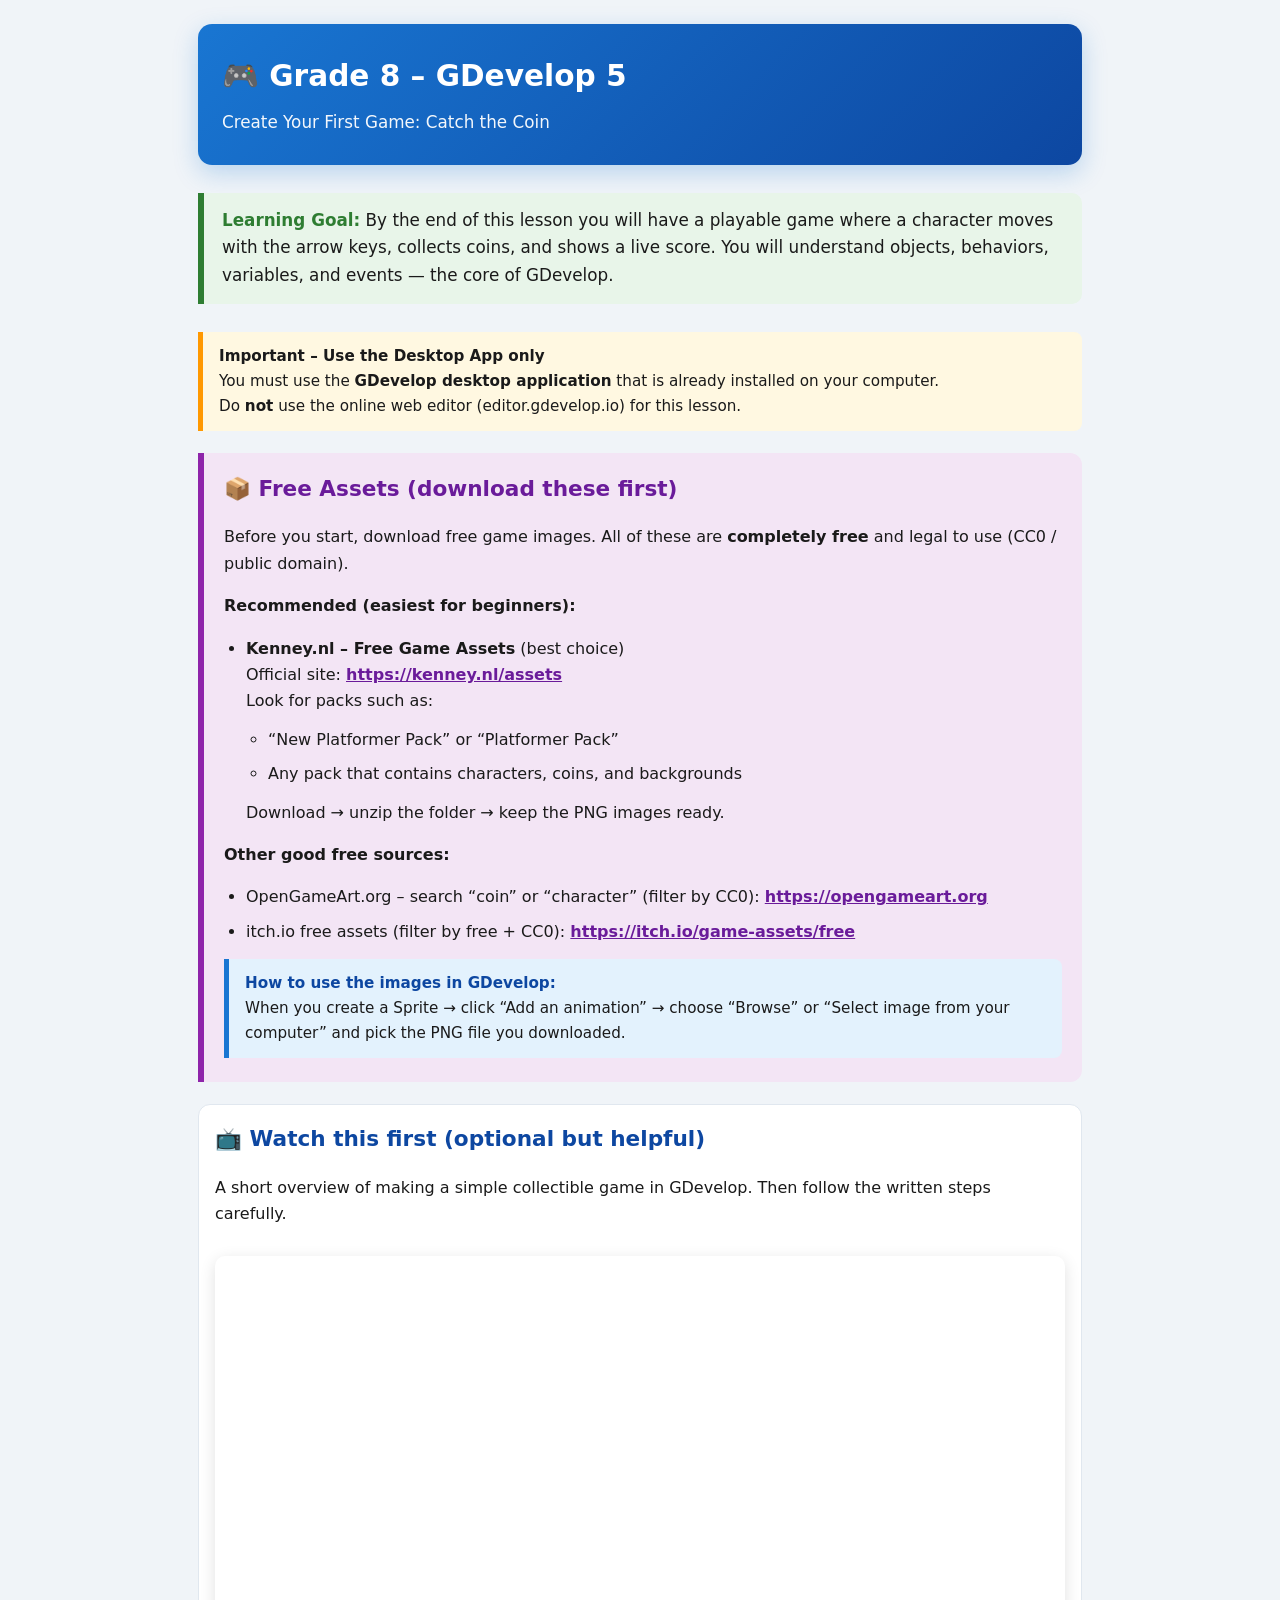
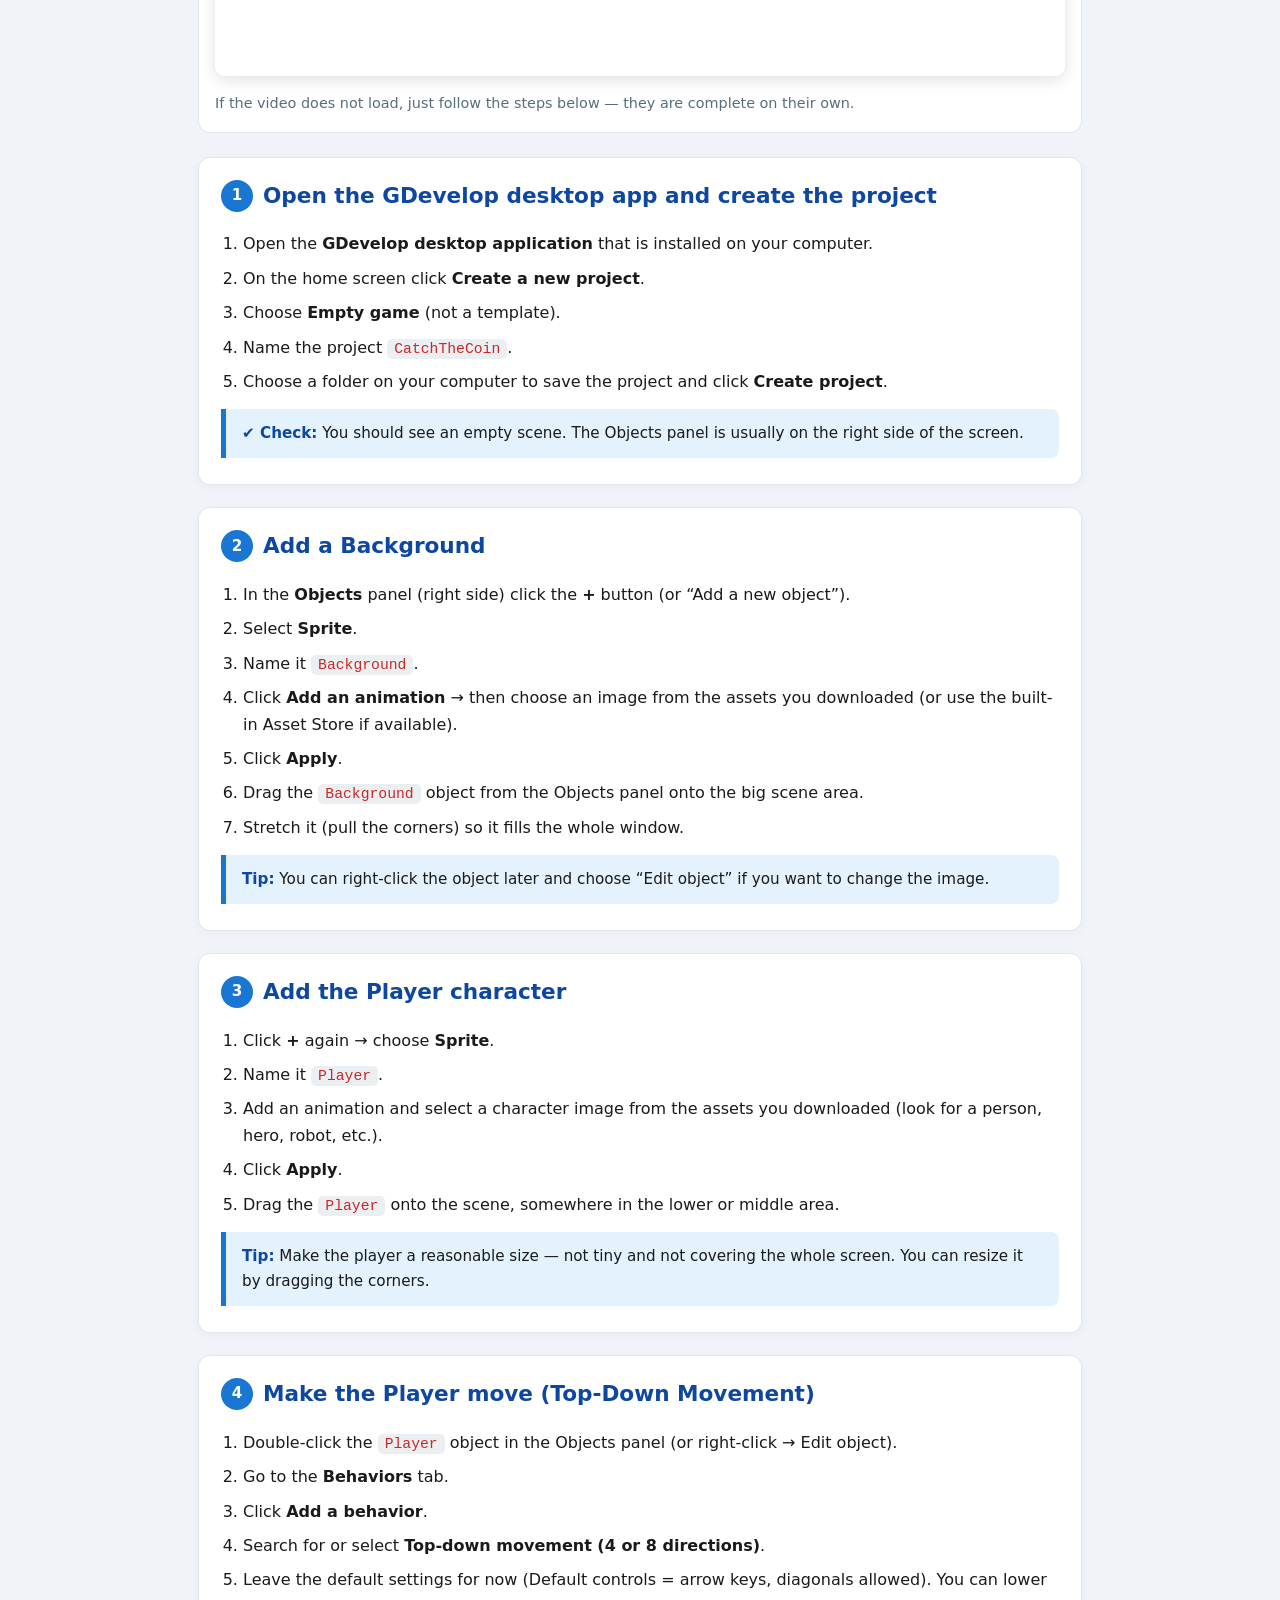
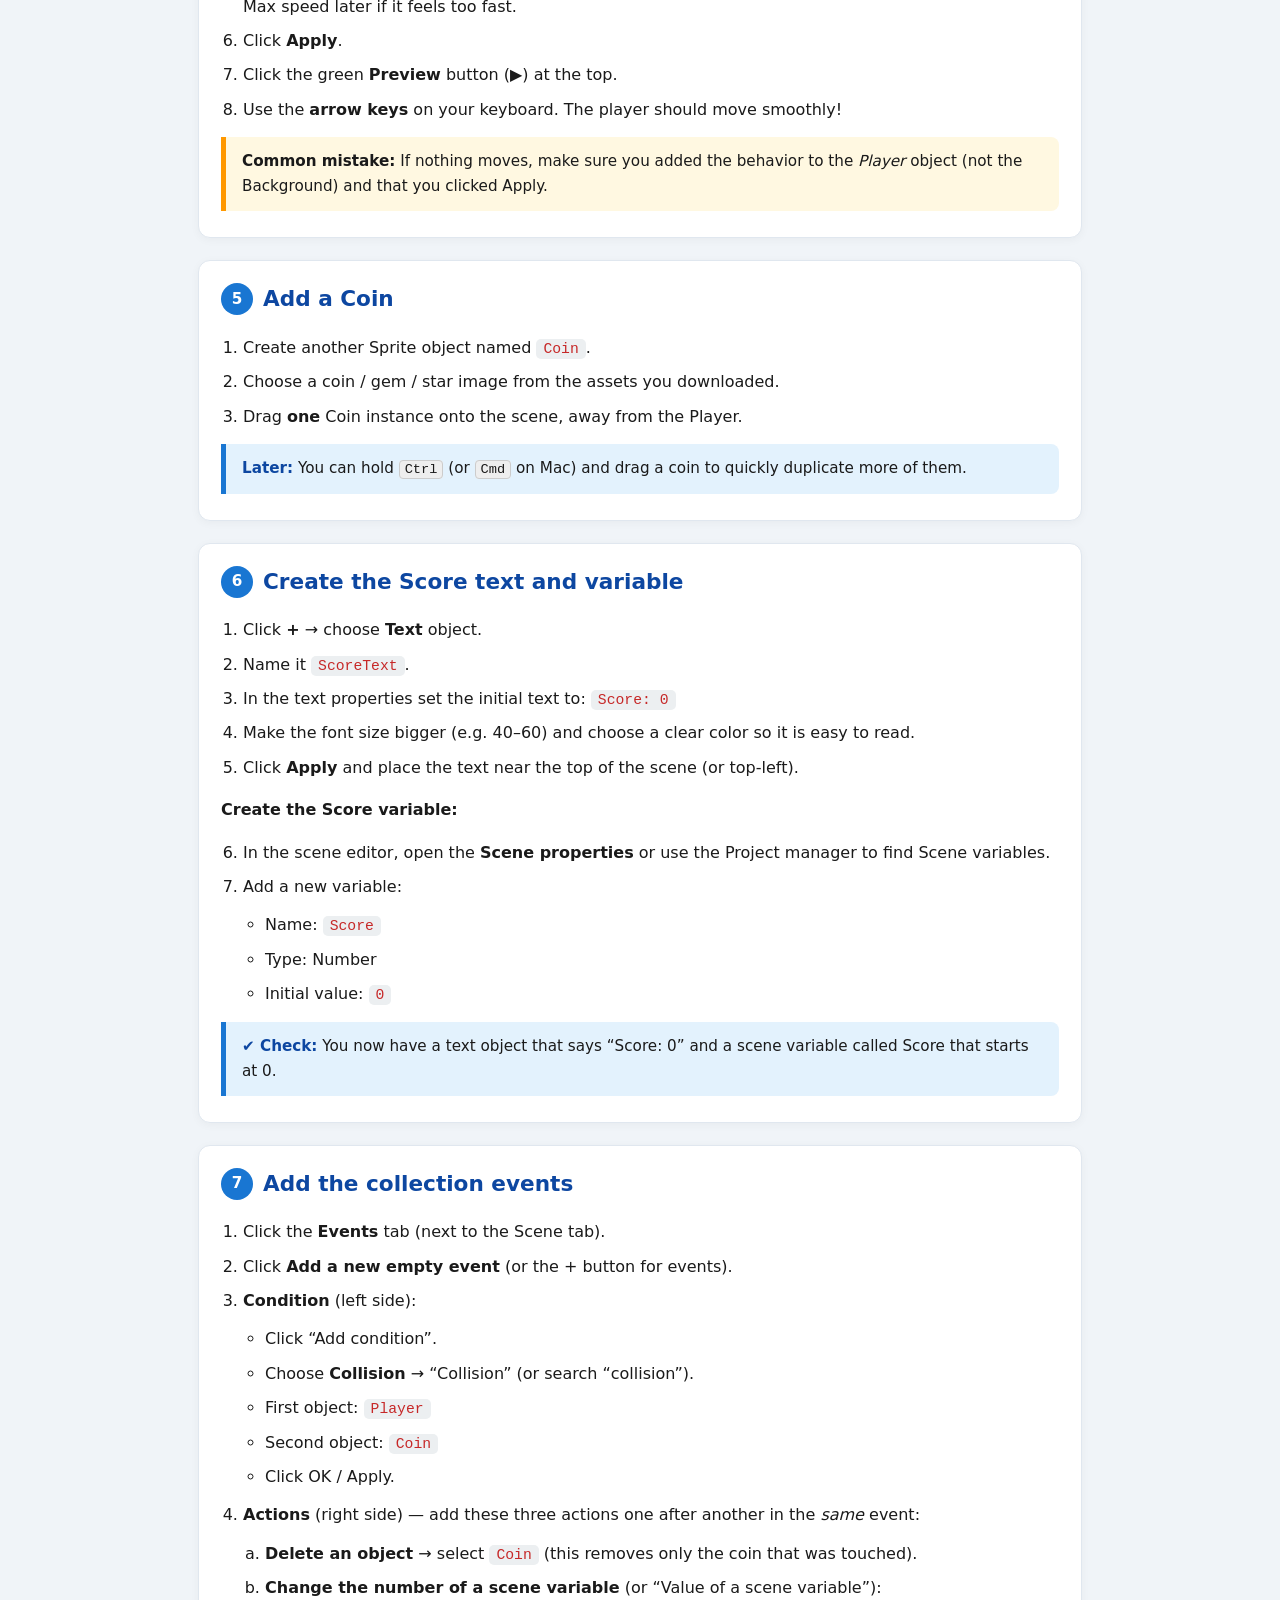
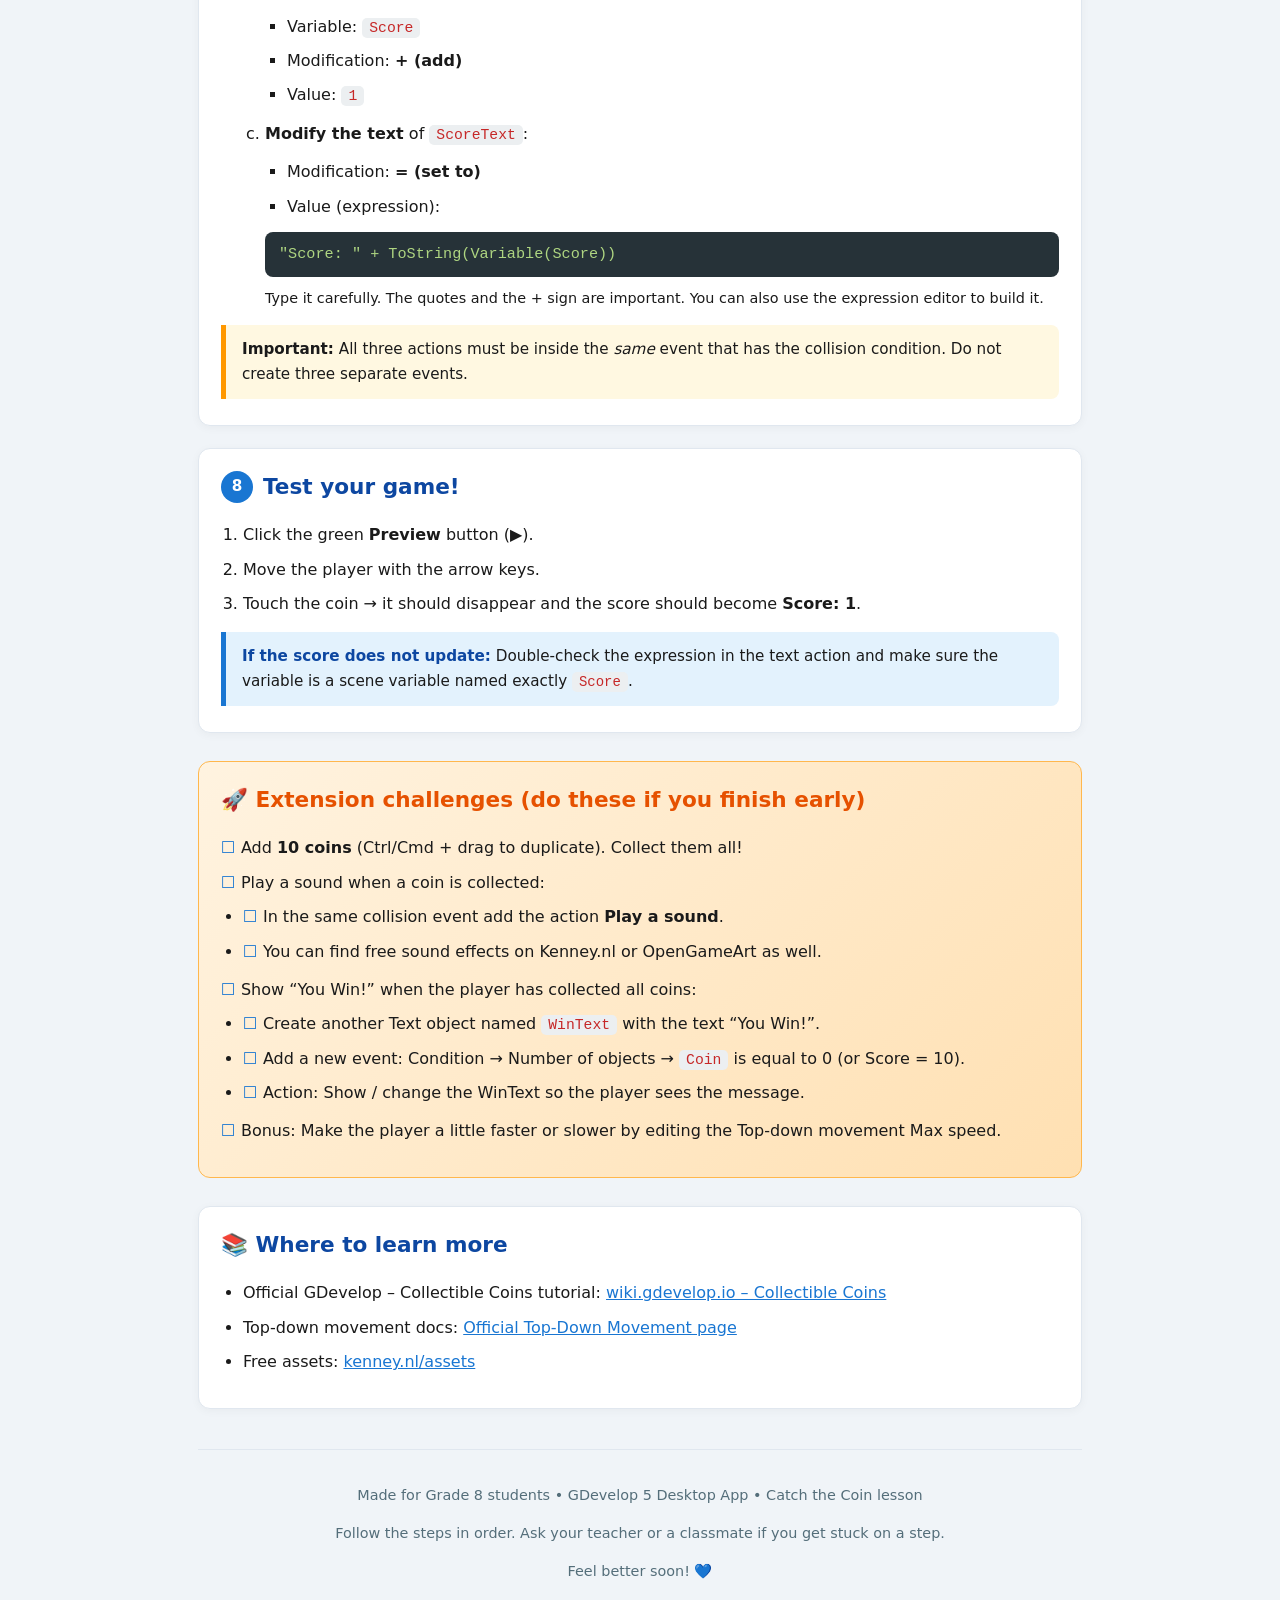
<file: index.html>
<!DOCTYPE html>
<html lang="en">
<head>
  <meta charset="utf-8">
  <meta name="viewport" content="width=device-width, initial-scale=1">
  <title>Grade 8 – GDevelop 5: Catch the Coin (Step-by-Step)</title>
  <style>
    :root {
      --primary: #1976d2;
      --primary-dark: #0d47a1;
      --accent: #ff9800;
      --success: #2e7d32;
      --bg: #f0f4f8;
      --card: #ffffff;
      --text: #1a1a1a;
      --muted: #546e7a;
      --border: #e0e7ef;
    }
    * { box-sizing: border-box; }
    body {
      font-family: 'Segoe UI', system-ui, -apple-system, Arial, sans-serif;
      max-width: 920px;
      margin: 0 auto;
      line-height: 1.65;
      padding: 24px 18px 60px;
      background: var(--bg);
      color: var(--text);
    }
    header {
      background: linear-gradient(135deg, var(--primary) 0%, var(--primary-dark) 100%);
      color: white;
      padding: 28px 24px;
      border-radius: 14px;
      margin-bottom: 28px;
      box-shadow: 0 8px 24px rgba(25, 118, 210, 0.25);
    }
    header h1 {
      margin: 0 0 8px;
      font-size: 1.85rem;
      font-weight: 700;
    }
    header p {
      margin: 0;
      opacity: 0.95;
      font-size: 1.05rem;
    }
    .goal-box {
      background: #e8f5e9;
      border-left: 6px solid var(--success);
      padding: 14px 18px;
      border-radius: 0 10px 10px 0;
      margin: 20px 0 28px;
      font-size: 1.05rem;
    }
    .goal-box strong { color: var(--success); }
    h2 {
      color: var(--primary-dark);
      font-size: 1.35rem;
      margin-top: 0;
      display: flex;
      align-items: center;
      gap: 10px;
    }
    .step {
      background: var(--card);
      border: 1px solid var(--border);
      border-radius: 12px;
      padding: 20px 22px;
      margin: 22px 0;
      box-shadow: 0 2px 10px rgba(0,0,0,0.04);
      position: relative;
    }
    .step-number {
      display: inline-flex;
      align-items: center;
      justify-content: center;
      width: 32px;
      height: 32px;
      background: var(--primary);
      color: white;
      font-weight: 700;
      border-radius: 50%;
      font-size: 0.95rem;
      flex-shrink: 0;
    }
    ol, ul { padding-left: 22px; margin: 12px 0; }
    li { margin: 8px 0; }
    .tip {
      background: #e3f2fd;
      border-left: 5px solid var(--primary);
      padding: 12px 16px;
      border-radius: 0 8px 8px 0;
      margin: 14px 0 6px;
      font-size: 0.95rem;
    }
    .tip strong { color: var(--primary-dark); }
    .warning {
      background: #fff8e1;
      border-left: 5px solid var(--accent);
      padding: 12px 16px;
      border-radius: 0 8px 8px 0;
      margin: 14px 0 6px;
      font-size: 0.95rem;
    }
    .assets-box {
      background: #f3e5f5;
      border-left: 6px solid #8e24aa;
      padding: 18px 20px;
      border-radius: 0 12px 12px 0;
      margin: 22px 0;
    }
    .assets-box h2 { color: #6a1b9a; }
    .assets-box a {
      color: #6a1b9a;
      font-weight: 600;
      word-break: break-all;
    }
    code {
      background: #eceff1;
      padding: 2px 7px;
      border-radius: 5px;
      font-family: 'Cascadia Code', 'Fira Code', Consolas, monospace;
      font-size: 0.92em;
      color: #c62828;
    }
    .expression {
      background: #263238;
      color: #aed581;
      padding: 10px 14px;
      border-radius: 8px;
      font-family: monospace;
      font-size: 0.95rem;
      overflow-x: auto;
      margin: 10px 0;
    }
    iframe {
      width: 100%;
      height: 420px;
      border: none;
      border-radius: 10px;
      margin: 12px 0 8px;
      box-shadow: 0 4px 16px rgba(0,0,0,0.12);
    }
    .video-wrap {
      background: var(--card);
      padding: 16px;
      border-radius: 12px;
      border: 1px solid var(--border);
      margin-bottom: 24px;
    }
    .ext-box {
      background: linear-gradient(135deg, #fff3e0, #ffe0b2);
      border: 1px solid #ffb74d;
      border-radius: 12px;
      padding: 20px 22px;
      margin: 28px 0;
    }
    .ext-box h2 { color: #e65100; }
    footer {
      text-align: center;
      margin-top: 40px;
      padding-top: 20px;
      border-top: 1px solid var(--border);
      color: var(--muted);
      font-size: 0.9rem;
    }
    a { color: var(--primary); }
    .checklist { list-style: none; padding-left: 0; }
    .checklist li::before {
      content: "☐ ";
      color: var(--primary);
      font-weight: bold;
    }
    kbd {
      background: #eee;
      border: 1px solid #ccc;
      border-radius: 4px;
      padding: 1px 5px;
      font-size: 0.9em;
    }
    @media (max-width: 600px) {
      body { padding: 16px 12px 40px; }
      header h1 { font-size: 1.45rem; }
      iframe { height: 260px; }
    }
  </style>
</head>
<body>

<header>
  <h1>🎮 Grade 8 – GDevelop 5</h1>
  <p>Create Your First Game: Catch the Coin</p>
</header>

<div class="goal-box">
  <strong>Learning Goal:</strong> By the end of this lesson you will have a playable game where a character moves with the arrow keys, collects coins, and shows a live score. You will understand objects, behaviors, variables, and events — the core of GDevelop.
</div>

<div class="warning">
  <strong>Important – Use the Desktop App only</strong><br>
  You must use the <strong>GDevelop desktop application</strong> that is already installed on your computer.<br>
  Do <strong>not</strong> use the online web editor (editor.gdevelop.io) for this lesson.
</div>

<!-- ASSETS SECTION -->
<div class="assets-box">
  <h2>📦 Free Assets (download these first)</h2>
  <p>Before you start, download free game images. All of these are <strong>completely free</strong> and legal to use (CC0 / public domain).</p>
  
  <p><strong>Recommended (easiest for beginners):</strong></p>
  <ul>
    <li>
      <strong>Kenney.nl – Free Game Assets</strong> (best choice)<br>
      Official site: <a href="https://kenney.nl/assets" target="_blank">https://kenney.nl/assets</a><br>
      Look for packs such as:
      <ul>
        <li>“New Platformer Pack” or “Platformer Pack”</li>
        <li>Any pack that contains characters, coins, and backgrounds</li>
      </ul>
      Download → unzip the folder → keep the PNG images ready.
    </li>
  </ul>

  <p><strong>Other good free sources:</strong></p>
  <ul>
    <li>OpenGameArt.org – search “coin” or “character” (filter by CC0): <a href="https://opengameart.org" target="_blank">https://opengameart.org</a></li>
    <li>itch.io free assets (filter by free + CC0): <a href="https://itch.io/game-assets/free" target="_blank">https://itch.io/game-assets/free</a></li>
  </ul>

  <p class="tip" style="margin-top:14px;">
    <strong>How to use the images in GDevelop:</strong><br>
    When you create a Sprite → click “Add an animation” → choose “Browse” or “Select image from your computer” and pick the PNG file you downloaded.
  </p>
</div>

<div class="video-wrap">
  <h2>📺 Watch this first (optional but helpful)</h2>
  <p>A short overview of making a simple collectible game in GDevelop. Then follow the written steps carefully.</p>
  <iframe src="https://www.youtube.com/embed/fbVn5qrSHSY" allowfullscreen title="GDevelop beginner collect coin overview"></iframe>
  <p style="font-size:0.9rem;color:var(--muted);margin:0;">If the video does not load, just follow the steps below — they are complete on their own.</p>
</div>

<!-- STEP 1 -->
<div class="step">
  <h2><span class="step-number">1</span> Open the GDevelop desktop app and create the project</h2>
  <ol>
    <li>Open the <strong>GDevelop desktop application</strong> that is installed on your computer.</li>
    <li>On the home screen click <strong>Create a new project</strong>.</li>
    <li>Choose <strong>Empty game</strong> (not a template).</li>
    <li>Name the project <code>CatchTheCoin</code>.</li>
    <li>Choose a folder on your computer to save the project and click <strong>Create project</strong>.</li>
  </ol>
  <div class="tip"><strong>✔ Check:</strong> You should see an empty scene. The Objects panel is usually on the right side of the screen.</div>
</div>

<!-- STEP 2 -->
<div class="step">
  <h2><span class="step-number">2</span> Add a Background</h2>
  <ol>
    <li>In the <strong>Objects</strong> panel (right side) click the <strong>+</strong> button (or “Add a new object”).</li>
    <li>Select <strong>Sprite</strong>.</li>
    <li>Name it <code>Background</code>.</li>
    <li>Click <strong>Add an animation</strong> → then choose an image from the assets you downloaded (or use the built-in Asset Store if available).</li>
    <li>Click <strong>Apply</strong>.</li>
    <li>Drag the <code>Background</code> object from the Objects panel onto the big scene area.</li>
    <li>Stretch it (pull the corners) so it fills the whole window.</li>
  </ol>
  <div class="tip"><strong>Tip:</strong> You can right-click the object later and choose “Edit object” if you want to change the image.</div>
</div>

<!-- STEP 3 -->
<div class="step">
  <h2><span class="step-number">3</span> Add the Player character</h2>
  <ol>
    <li>Click <strong>+</strong> again → choose <strong>Sprite</strong>.</li>
    <li>Name it <code>Player</code>.</li>
    <li>Add an animation and select a character image from the assets you downloaded (look for a person, hero, robot, etc.).</li>
    <li>Click <strong>Apply</strong>.</li>
    <li>Drag the <code>Player</code> onto the scene, somewhere in the lower or middle area.</li>
  </ol>
  <div class="tip"><strong>Tip:</strong> Make the player a reasonable size — not tiny and not covering the whole screen. You can resize it by dragging the corners.</div>
</div>

<!-- STEP 4 -->
<div class="step">
  <h2><span class="step-number">4</span> Make the Player move (Top-Down Movement)</h2>
  <ol>
    <li>Double-click the <code>Player</code> object in the Objects panel (or right-click → Edit object).</li>
    <li>Go to the <strong>Behaviors</strong> tab.</li>
    <li>Click <strong>Add a behavior</strong>.</li>
    <li>Search for or select <strong>Top-down movement (4 or 8 directions)</strong>.</li>
    <li>Leave the default settings for now (Default controls = arrow keys, diagonals allowed). You can lower Max speed later if it feels too fast.</li>
    <li>Click <strong>Apply</strong>.</li>
    <li>Click the green <strong>Preview</strong> button (▶) at the top.</li>
    <li>Use the <strong>arrow keys</strong> on your keyboard. The player should move smoothly!</li>
  </ol>
  <div class="warning"><strong>Common mistake:</strong> If nothing moves, make sure you added the behavior to the <em>Player</em> object (not the Background) and that you clicked Apply.</div>
</div>

<!-- STEP 5 -->
<div class="step">
  <h2><span class="step-number">5</span> Add a Coin</h2>
  <ol>
    <li>Create another Sprite object named <code>Coin</code>.</li>
    <li>Choose a coin / gem / star image from the assets you downloaded.</li>
    <li>Drag <strong>one</strong> Coin instance onto the scene, away from the Player.</li>
  </ol>
  <div class="tip"><strong>Later:</strong> You can hold <kbd>Ctrl</kbd> (or <kbd>Cmd</kbd> on Mac) and drag a coin to quickly duplicate more of them.</div>
</div>

<!-- STEP 6 -->
<div class="step">
  <h2><span class="step-number">6</span> Create the Score text and variable</h2>
  <ol>
    <li>Click <strong>+</strong> → choose <strong>Text</strong> object.</li>
    <li>Name it <code>ScoreText</code>.</li>
    <li>In the text properties set the initial text to: <code>Score: 0</code></li>
    <li>Make the font size bigger (e.g. 40–60) and choose a clear color so it is easy to read.</li>
    <li>Click <strong>Apply</strong> and place the text near the top of the scene (or top-left).</li>
  </ol>
  <p><strong>Create the Score variable:</strong></p>
  <ol start="6">
    <li>In the scene editor, open the <strong>Scene properties</strong> or use the Project manager to find Scene variables.</li>
    <li>Add a new variable:
      <ul>
        <li>Name: <code>Score</code></li>
        <li>Type: Number</li>
        <li>Initial value: <code>0</code></li>
      </ul>
    </li>
  </ol>
  <div class="tip"><strong>✔ Check:</strong> You now have a text object that says “Score: 0” and a scene variable called Score that starts at 0.</div>
</div>

<!-- STEP 7 -->
<div class="step">
  <h2><span class="step-number">7</span> Add the collection events</h2>
  <ol>
    <li>Click the <strong>Events</strong> tab (next to the Scene tab).</li>
    <li>Click <strong>Add a new empty event</strong> (or the + button for events).</li>
    <li><strong>Condition</strong> (left side):
      <ul>
        <li>Click “Add condition”.</li>
        <li>Choose <strong>Collision</strong> → “Collision” (or search “collision”).</li>
        <li>First object: <code>Player</code></li>
        <li>Second object: <code>Coin</code></li>
        <li>Click OK / Apply.</li>
      </ul>
    </li>
    <li><strong>Actions</strong> (right side) — add these three actions one after another in the <em>same</em> event:
      <ol type="a">
        <li><strong>Delete an object</strong> → select <code>Coin</code> (this removes only the coin that was touched).</li>
        <li><strong>Change the number of a scene variable</strong> (or “Value of a scene variable”):
          <ul>
            <li>Variable: <code>Score</code></li>
            <li>Modification: <strong>+ (add)</strong></li>
            <li>Value: <code>1</code></li>
          </ul>
        </li>
        <li><strong>Modify the text</strong> of <code>ScoreText</code>:
          <ul>
            <li>Modification: <strong>= (set to)</strong></li>
            <li>Value (expression):</li>
          </ul>
          <div class="expression">"Score: " + ToString(Variable(Score))</div>
          <p style="margin:6px 0 0;font-size:0.9rem;">Type it carefully. The quotes and the + sign are important. You can also use the expression editor to build it.</p>
        </li>
      </ol>
    </li>
  </ol>
  <div class="warning"><strong>Important:</strong> All three actions must be inside the <em>same</em> event that has the collision condition. Do not create three separate events.</div>
</div>

<!-- STEP 8 -->
<div class="step">
  <h2><span class="step-number">8</span> Test your game!</h2>
  <ol>
    <li>Click the green <strong>Preview</strong> button (▶).</li>
    <li>Move the player with the arrow keys.</li>
    <li>Touch the coin → it should disappear and the score should become <strong>Score: 1</strong>.</li>
  </ol>
  <div class="tip"><strong>If the score does not update:</strong> Double-check the expression in the text action and make sure the variable is a scene variable named exactly <code>Score</code>.</div>
</div>

<!-- EXTENSION -->
<div class="ext-box">
  <h2>🚀 Extension challenges (do these if you finish early)</h2>
  <ul class="checklist">
    <li>Add <strong>10 coins</strong> (Ctrl/Cmd + drag to duplicate). Collect them all!</li>
    <li>Play a sound when a coin is collected:
      <ul style="list-style:disc;margin-top:6px;">
        <li>In the same collision event add the action <strong>Play a sound</strong>.</li>
        <li>You can find free sound effects on Kenney.nl or OpenGameArt as well.</li>
      </ul>
    </li>
    <li>Show “You Win!” when the player has collected all coins:
      <ul style="list-style:disc;margin-top:6px;">
        <li>Create another Text object named <code>WinText</code> with the text “You Win!”.</li>
        <li>Add a new event: Condition → Number of objects → <code>Coin</code> is equal to 0 (or Score = 10).</li>
        <li>Action: Show / change the WinText so the player sees the message.</li>
      </ul>
    </li>
    <li>Bonus: Make the player a little faster or slower by editing the Top-down movement Max speed.</li>
  </ul>
</div>

<div class="step">
  <h2>📚 Where to learn more</h2>
  <ul>
    <li>Official GDevelop – Collectible Coins tutorial: <a href="https://wiki.gdevelop.io/gdevelop5/tutorials/platformer/part-5/" target="_blank">wiki.gdevelop.io – Collectible Coins</a></li>
    <li>Top-down movement docs: <a href="https://wiki.gdevelop.io/gdevelop5/behaviors/topdown/" target="_blank">Official Top-Down Movement page</a></li>
    <li>Free assets: <a href="https://kenney.nl/assets" target="_blank">kenney.nl/assets</a></li>
  </ul>
</div>

<footer>
  <p>Made for Grade 8 students • GDevelop 5 Desktop App • Catch the Coin lesson</p>
  <p>Follow the steps in order. Ask your teacher or a classmate if you get stuck on a step.</p>
  <p style="margin-top:12px;">Feel better soon! 💙</p>
</footer>

</body>
</html>
</file>
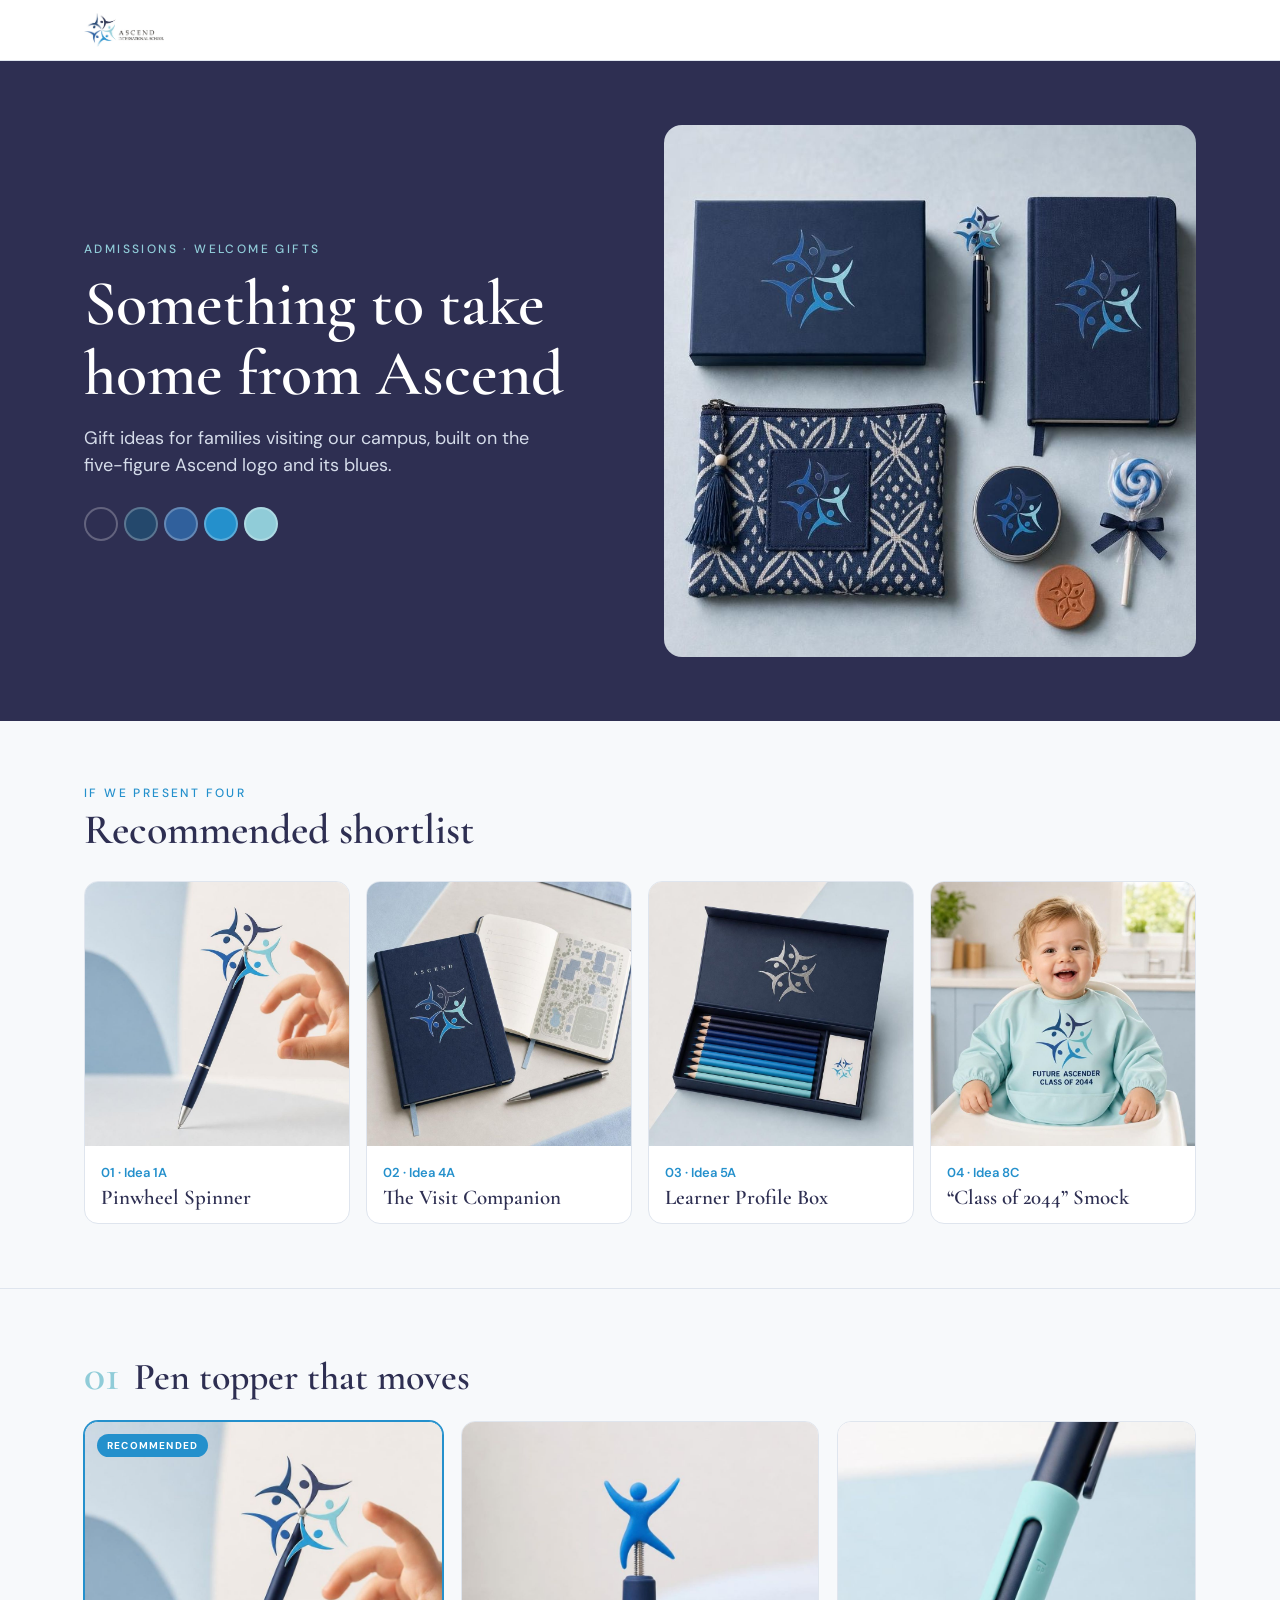
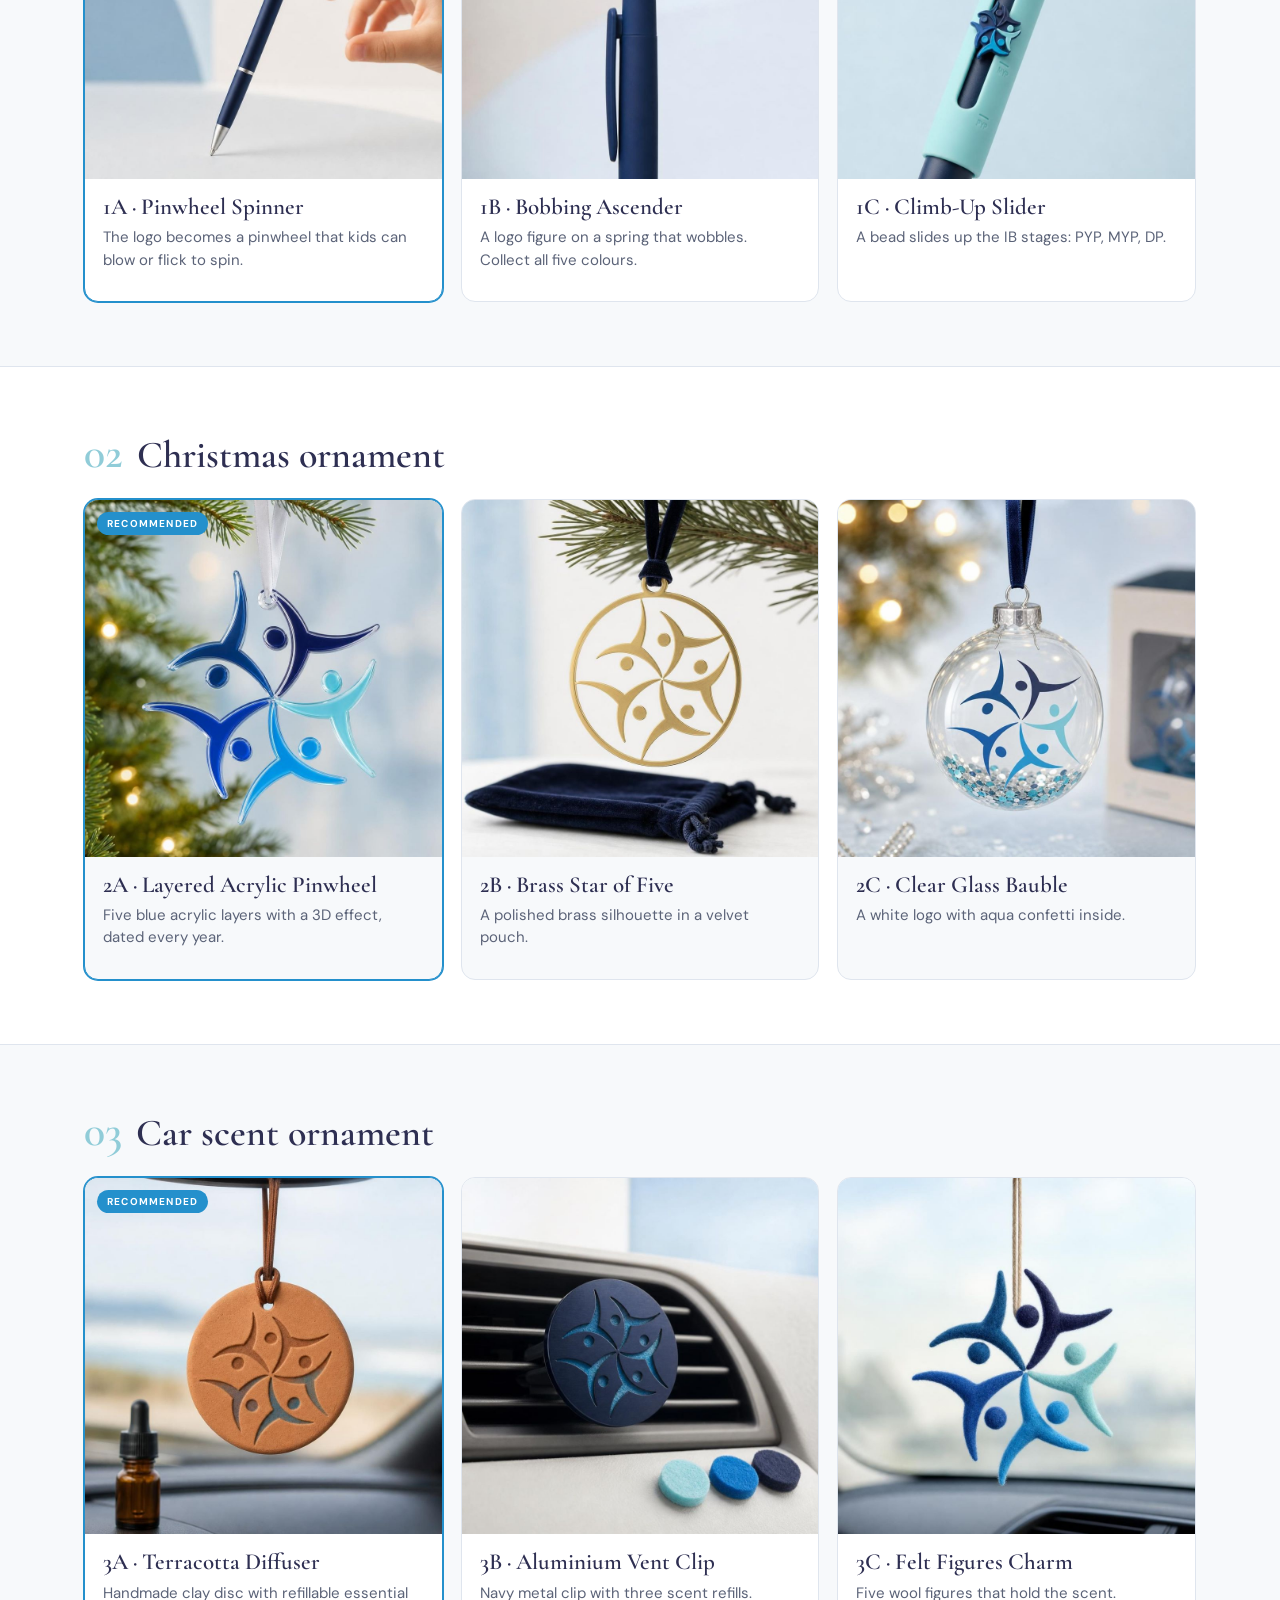
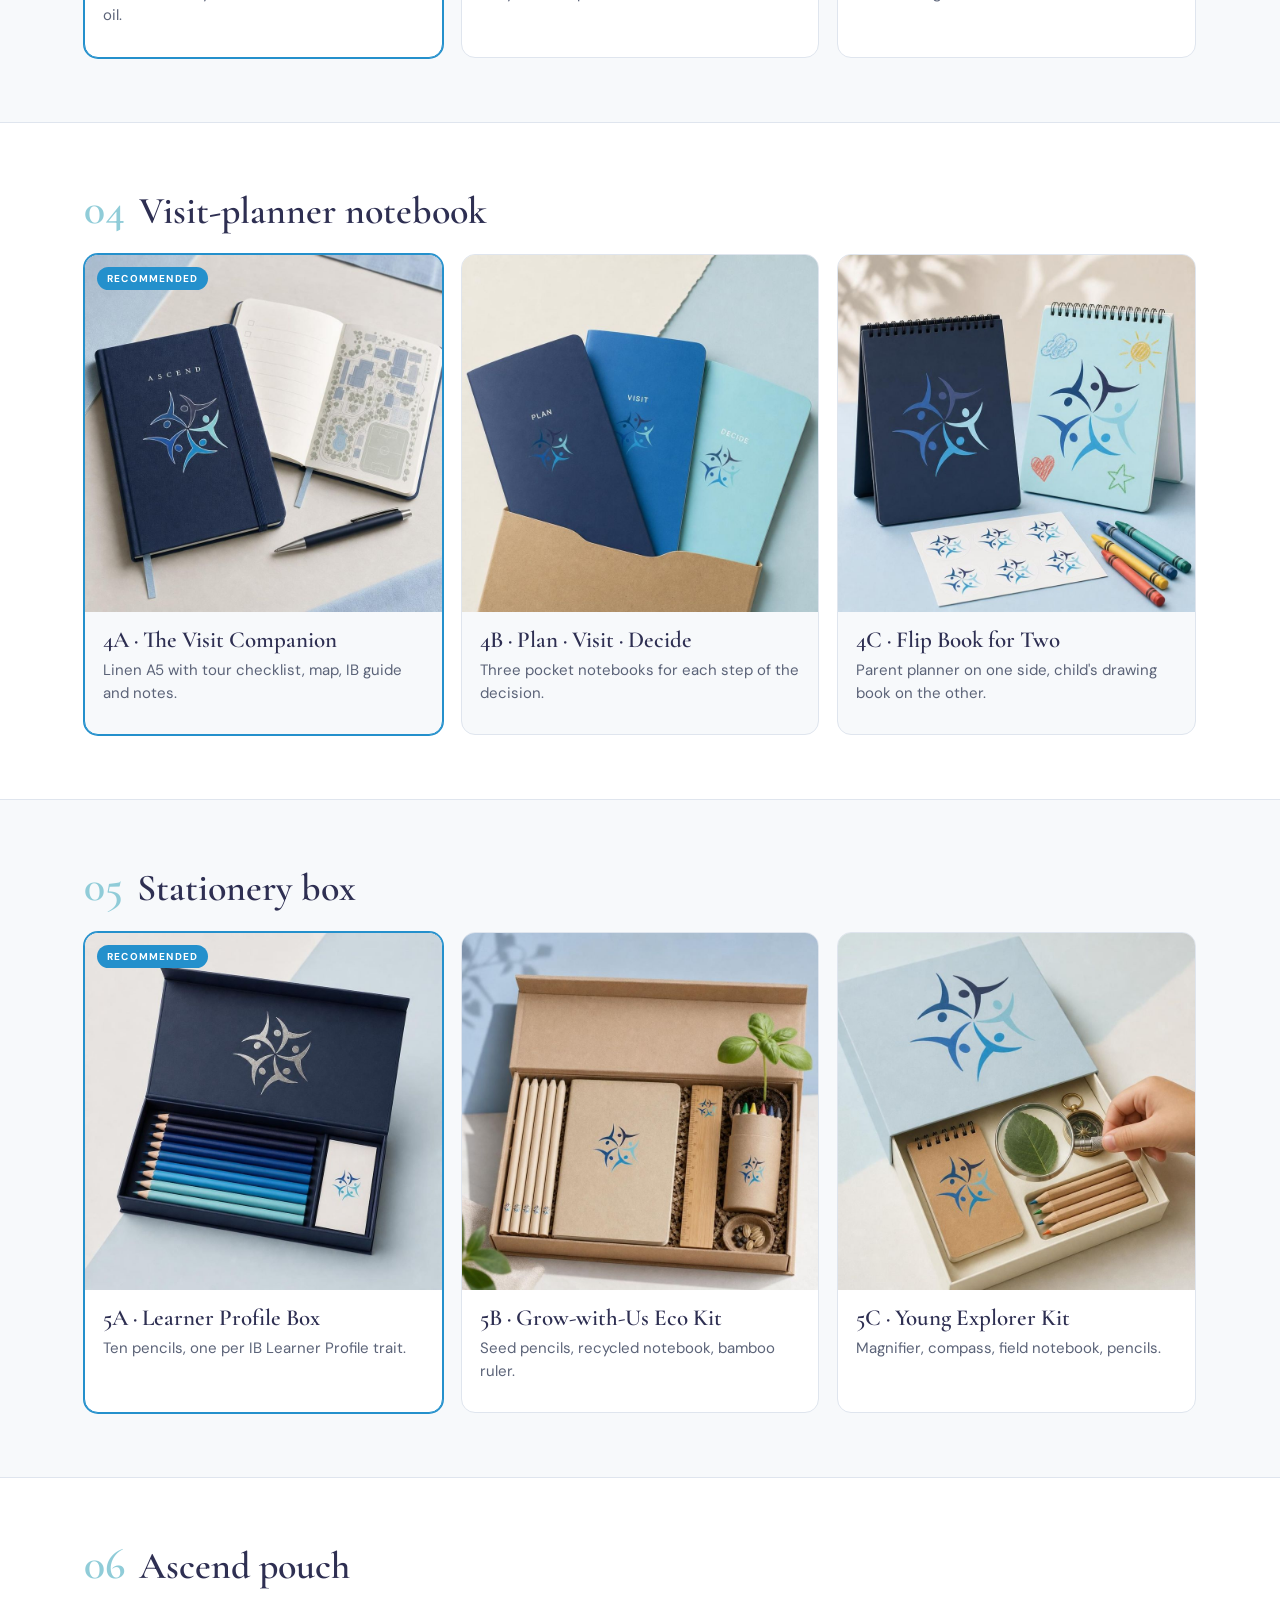
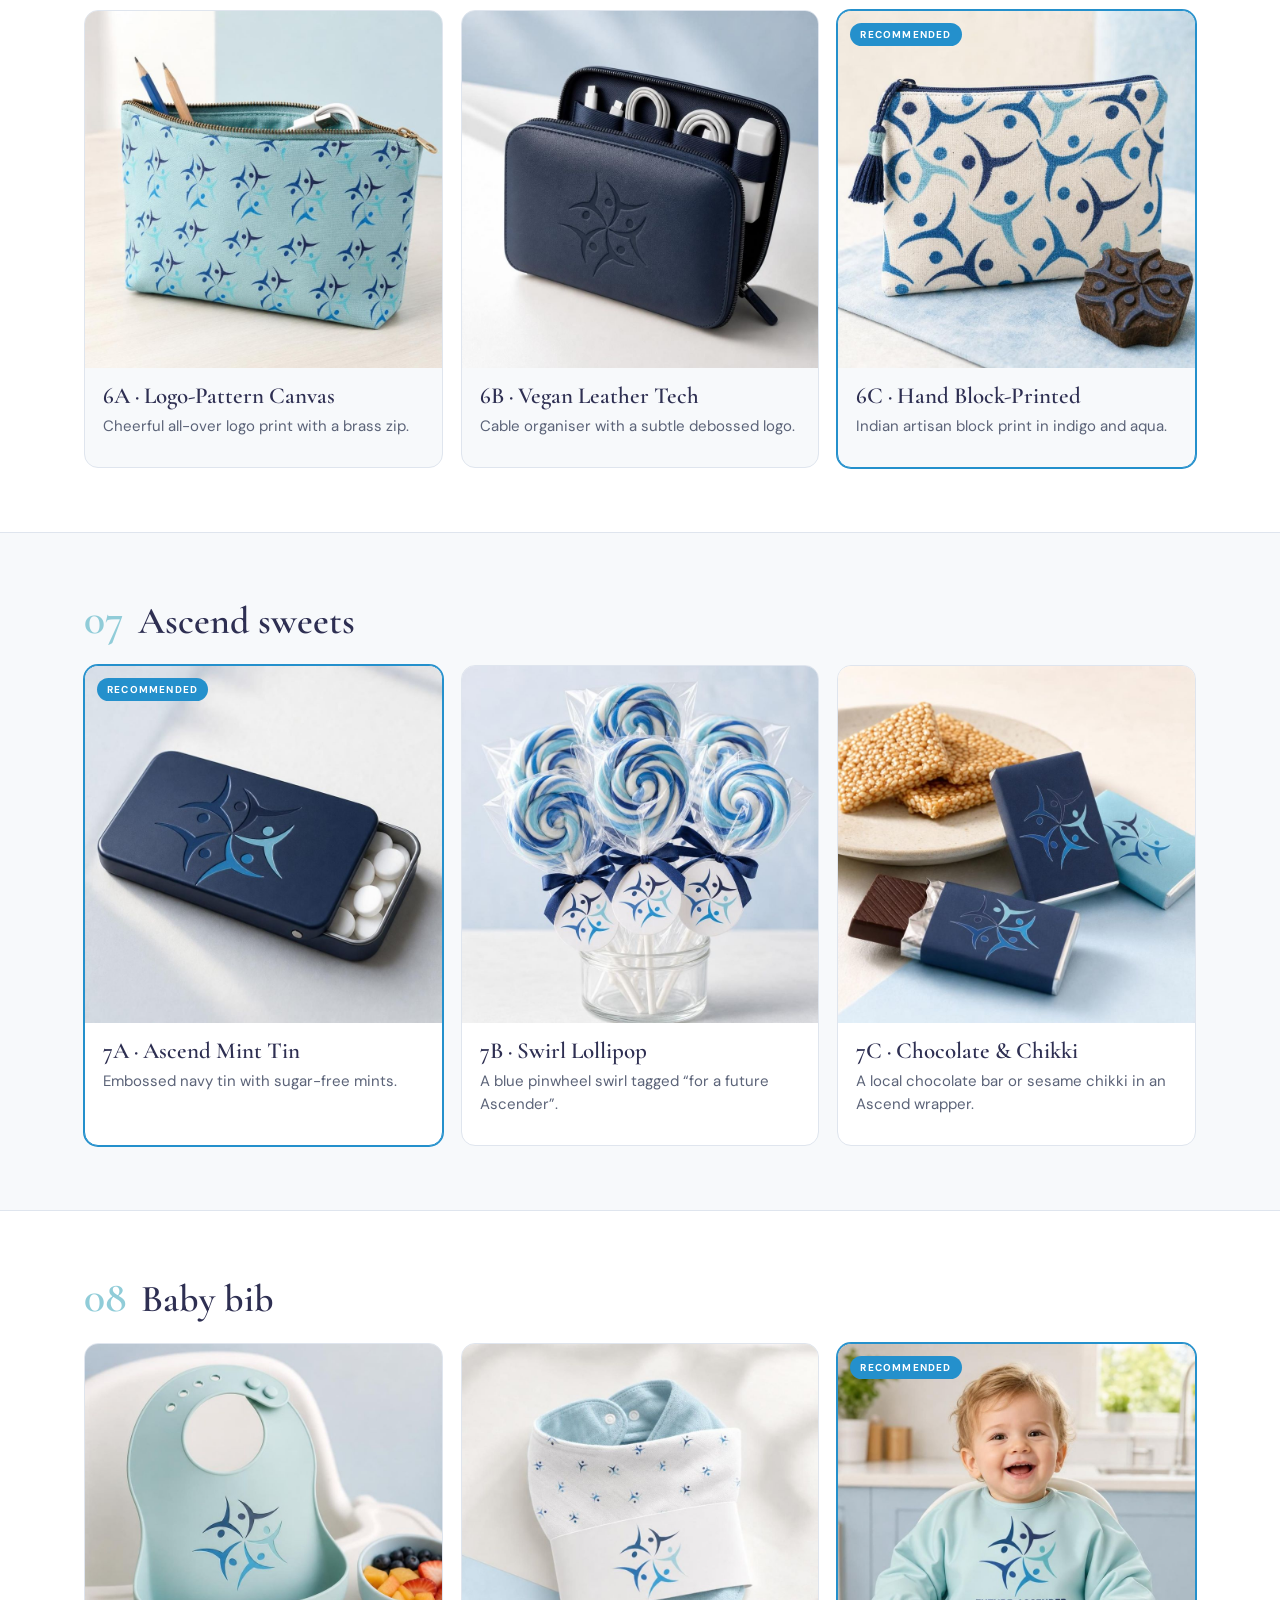
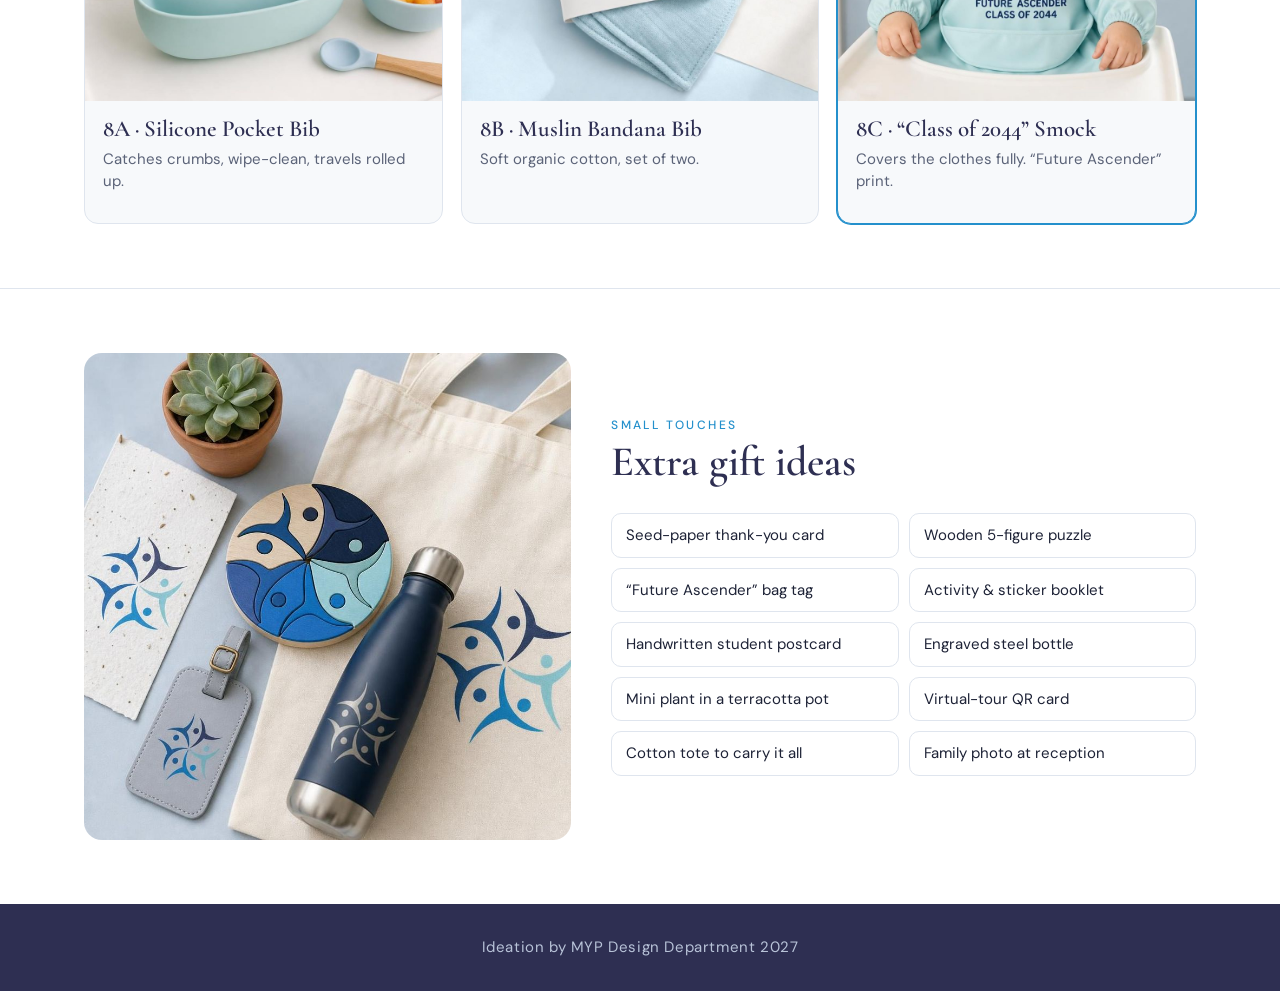
<file: gifts/index.html>
<!doctype html>
<html lang="en">
<head>
<meta charset="utf-8">
<meta name="viewport" content="width=device-width, initial-scale=1">
<title>Ascend International School · Welcome Gift Ideas</title>
<meta name="description" content="Gift ideas for prospective families visiting Ascend International School, Mumbai.">
<link rel="icon" href="assets/mark.png">
<link rel="preconnect" href="https://fonts.googleapis.com">
<link rel="preconnect" href="https://fonts.gstatic.com" crossorigin>
<link href="https://fonts.googleapis.com/css2?family=Cormorant+Garamond:wght@500;600&family=DM+Sans:opsz,wght@9..40,400;9..40,500;9..40,700&display=swap" rel="stylesheet">
<style>
:root{--navy:#2E2F52;--deep:#24486C;--mid:#30609C;--bright:#2490CC;--aqua:#90CCD8;--ink:#1d2236;--muted:#5b6378;--line:#dfe5ee;--paper:#f7f9fb;
 --serif:"Cormorant Garamond",Georgia,serif;--sans:"DM Sans",system-ui,sans-serif}
*{box-sizing:border-box}
html{scroll-behavior:smooth}
body{margin:0;font-family:var(--sans);color:var(--ink);background:var(--paper);line-height:1.5}
img{max-width:100%;display:block}
.wrap{max-width:1160px;margin:0 auto;padding:0 24px}
h1,h2,h3{font-family:var(--serif);font-weight:600;line-height:1.1;margin:0;color:var(--navy)}
.eyebrow{font:500 12px var(--sans);letter-spacing:.2em;text-transform:uppercase;color:var(--bright)}

.bar{position:sticky;top:0;z-index:20;background:rgba(255,255,255,.93);backdrop-filter:blur(8px);border-bottom:1px solid var(--line)}
.bar .wrap{display:flex;align-items:center;gap:18px;height:60px}
.bar img{height:34px}
.bar nav{display:flex;gap:14px;margin-left:auto;font-size:14px;white-space:nowrap}
.bar nav a{text-decoration:none;color:var(--muted)}
.bar nav a:hover{color:var(--navy)}
.shortbtn{border:1px solid var(--navy);background:var(--navy);color:#fff;border-radius:999px;padding:7px 14px;font:500 13px var(--sans);cursor:pointer;white-space:nowrap}
.shortbtn.on{background:#fff;color:var(--navy)}

.hero{background:var(--navy);color:#fff}
.hero .wrap{display:grid;grid-template-columns:1fr 1fr;gap:48px;align-items:center;padding-top:64px;padding-bottom:64px}
.hero h1{color:#fff;font-size:clamp(40px,5vw,64px);margin:12px 0 16px}
.hero p{color:#d5dcea;font-size:18px;margin:0;max-width:460px}
.hero .eyebrow{color:var(--aqua)}
.hero img{border-radius:18px;aspect-ratio:1;object-fit:cover}
.palette{display:flex;gap:6px;margin-top:28px}
.palette i{width:34px;height:34px;border-radius:50%;border:2px solid rgba(255,255,255,.25)}

section{padding:64px 0}
.sec-title{margin-bottom:28px}
.sec-title h2{font-size:clamp(30px,3.4vw,42px);margin-top:6px}

.picks{display:grid;grid-template-columns:repeat(4,1fr);gap:16px}
.pick{text-decoration:none;color:inherit;background:#fff;border:1px solid var(--line);border-radius:14px;overflow:hidden}
.pick img{aspect-ratio:1;object-fit:cover}
.pick div{padding:14px 16px}
.pick b{font:600 13px var(--sans);color:var(--bright)}
.pick h3{font-size:21px;margin-top:2px}

.cat{border-top:1px solid var(--line)}
.cat:nth-of-type(even){background:#fff}
.cat-head{display:flex;align-items:baseline;gap:14px;margin-bottom:22px;flex-wrap:wrap}
.cat-head .num{font:600 44px var(--serif);color:var(--aqua);line-height:1}
.cat-head h2{font-size:clamp(28px,3vw,38px)}
.ideas{display:grid;grid-template-columns:repeat(3,1fr);gap:18px}
.idea{background:#fff;border:1px solid var(--line);border-radius:14px;overflow:hidden;position:relative;display:flex;flex-direction:column}
.cat:nth-of-type(even) .idea{background:var(--paper)}
.idea.rec{border-color:var(--bright);box-shadow:0 0 0 1px var(--bright)}
.idea img{aspect-ratio:1;object-fit:cover}
.idea .body{padding:16px 18px 18px;display:flex;flex-direction:column;flex:1}
.idea h3{font-size:23px}
.idea p{margin:6px 0 12px;font-size:15px;color:var(--muted)}
.tag{position:absolute;top:12px;left:12px;background:var(--bright);color:#fff;font:700 10px var(--sans);letter-spacing:.12em;text-transform:uppercase;padding:5px 10px;border-radius:999px}
.star{position:absolute;top:10px;right:10px;width:36px;height:36px;border-radius:50%;border:0;background:rgba(255,255,255,.92);cursor:pointer;color:var(--muted);font-size:17px;box-shadow:0 2px 8px rgba(0,0,0,.12)}
.star[aria-pressed=true]{background:var(--navy);color:#fff}
.note{margin-top:16px;font-size:13px;color:var(--muted)}
body.filter .idea:not(.picked){display:none}
body.filter .cat:not(.has-pick),body.filter .hide-in-filter{display:none}

.extras{display:grid;grid-template-columns:1fr 1.2fr;gap:40px;align-items:center}
.extras img{border-radius:18px}
.extras ul{list-style:none;padding:0;margin:0;display:grid;grid-template-columns:1fr 1fr;gap:10px}
.extras li{background:#fff;border:1px solid var(--line);border-radius:10px;padding:10px 14px;font-size:15px}


footer{background:var(--navy);color:#b8c3d8;padding:32px 0;font-size:15px;letter-spacing:.04em}
footer .wrap{text-align:center}

@media screen and (max-width:900px){
 .hero .wrap,.extras{grid-template-columns:1fr}
 .ideas,.picks{grid-template-columns:1fr 1fr}
 .bar nav{display:none}
 .shortbtn{margin-left:auto}
}
@media screen and (max-width:560px){.ideas,.extras ul{grid-template-columns:1fr}}
@media print{
 @page{size:A4 landscape;margin:10mm}
 *{-webkit-print-color-adjust:exact;print-color-adjust:exact}
 .bar,.star,.no-print{display:none!important}
 .wrap{max-width:none;padding:0 6px}
 section{padding:18px 0}
 .hero{min-height:186mm;display:flex;align-items:center}
 .hero .wrap{width:100%;padding:24px 36px}
 .hero img{max-height:160mm;width:auto}
 #picks,.cat,#extras{break-before:page}
 .ideas{gap:12px}
 .idea img{aspect-ratio:auto;height:96mm;width:100%}
 .idea .body{padding:10px 14px}
 .idea h3{font-size:19px}.idea p{font-size:10pt;margin:3px 0 6px}
 .cat-head{margin-bottom:10px}
 .pick img{height:110mm;width:100%;aspect-ratio:auto}
 .extras img{max-height:150mm;width:auto}
 .idea,.pick{break-inside:avoid}
}
</style>
</head>
<body>

<header class="bar">
 <div class="wrap">
  <img src="assets/ascend-logo.jpg" alt="Ascend International School">
 </div>
</header>

<div class="hero">
 <div class="wrap">
  <div>
   <div class="eyebrow">Admissions · Welcome gifts</div>
   <h1>Something to take home from Ascend</h1>
   <p>Gift ideas for families visiting our campus, built on the five-figure Ascend logo and its blues.</p>
   <div class="palette"><i style="background:#2E2F52"></i><i style="background:#24486C"></i><i style="background:#30609C"></i><i style="background:#2490CC"></i><i style="background:#90CCD8"></i></div>
  </div>
  <img src="assets/img/hero.jpg" alt="Ascend welcome gift set">
 </div>
</div>

<section class="hide-in-filter" id="picks">
 <div class="wrap">
  <div class="sec-title"><div class="eyebrow">If we present four</div><h2>Recommended shortlist</h2></div>
  <div class="picks" id="picksgrid"></div>
 </div>
</section>

<main id="cats"></main>

<section class="hide-in-filter" id="extras" style="background:#fff;border-top:1px solid var(--line)">
 <div class="wrap extras">
  <img src="assets/img/extras.jpg" alt="Extra gift ideas">
  <div>
   <div class="sec-title"><div class="eyebrow">Small touches</div><h2>Extra gift ideas</h2></div>
   <ul>
    <li>Seed-paper thank-you card</li><li>Wooden 5-figure puzzle</li>
    <li>“Future Ascender” bag tag</li><li>Activity &amp; sticker booklet</li>
    <li>Handwritten student postcard</li><li>Engraved steel bottle</li>
    <li>Mini plant in a terracotta pot</li><li>Virtual-tour QR card</li>
    <li>Cotton tote to carry it all</li><li>Family photo at reception</li>
   </ul>
  </div>
 </div>
</section>


<footer>
 <div class="wrap"><span>Ideation by MYP Design Department 2027</span></div>
</footer>

<script>
const CATS=[
["Pen topper that moves",[
 ["Pinwheel Spinner","The logo becomes a pinwheel that kids can blow or flick to spin.",1],
 ["Bobbing Ascender","A logo figure on a spring that wobbles. Collect all five colours."],
 ["Climb-Up Slider","A bead slides up the IB stages: PYP, MYP, DP."]]],
["Christmas ornament",[
 ["Layered Acrylic Pinwheel","Five blue acrylic layers with a 3D effect, dated every year.",1],
 ["Brass Star of Five","A polished brass silhouette in a velvet pouch."],
 ["Clear Glass Bauble","A white logo with aqua confetti inside."]]],
["Car scent ornament",[
 ["Terracotta Diffuser","Handmade clay disc with refillable essential oil.",1],
 ["Aluminium Vent Clip","Navy metal clip with three scent refills."],
 ["Felt Figures Charm","Five wool figures that hold the scent."]]],
["Visit-planner notebook",[
 ["The Visit Companion","Linen A5 with tour checklist, map, IB guide and notes.",1],
 ["Plan · Visit · Decide","Three pocket notebooks for each step of the decision."],
 ["Flip Book for Two","Parent planner on one side, child's drawing book on the other."]]],
["Stationery box",[
 ["Learner Profile Box","Ten pencils, one per IB Learner Profile trait.",1],
 ["Grow-with-Us Eco Kit","Seed pencils, recycled notebook, bamboo ruler."],
 ["Young Explorer Kit","Magnifier, compass, field notebook, pencils."]]],
["Ascend pouch",[
 ["Logo-Pattern Canvas","Cheerful all-over logo print with a brass zip."],
 ["Vegan Leather Tech","Cable organiser with a subtle debossed logo."],
 ["Hand Block-Printed","Indian artisan block print in indigo and aqua.",1]]],
["Ascend sweets",[
 ["Ascend Mint Tin","Embossed navy tin with sugar-free mints.",1],
 ["Swirl Lollipop","A blue pinwheel swirl tagged “for a future Ascender”."],
 ["Chocolate & Chikki","A local chocolate bar or sesame chikki in an Ascend wrapper."]]],
["Baby bib",[
 ["Silicone Pocket Bib","Catches crumbs, wipe-clean, travels rolled up."],
 ["Muslin Bandana Bib","Soft organic cotton, set of two."],
 ["“Class of 2044” Smock","Covers the clothes fully. “Future Ascender” print.",1]]]
];
const PICKS=[[0,0],[3,0],[4,0],[7,2]];
const L="ABC",$=s=>document.querySelector(s);
$("#picksgrid").innerHTML=PICKS.map(([c,i],k)=>`<div class="pick"><img src="assets/img/${c+1}${L[i]}.jpg" alt="" loading="lazy"><div><b>0${k+1} · Idea ${c+1}${L[i]}</b><h3>${CATS[c][1][i][0]}</h3></div></div>`).join("");
$("#cats").innerHTML=CATS.map(([t,items],c)=>`<section class="cat" id="c${c+1}"><div class="wrap">
 <div class="cat-head"><span class="num">0${c+1}</span><h2>${t}</h2></div>
 <div class="ideas">${items.map(([n,d,rec],i)=>{const k=`${c+1}${L[i]}`;return `<article class="idea${rec?" rec":""}" data-key="${k}" data-name="${n}">
  <img src="assets/img/${k}.jpg" alt="${n}" loading="lazy">${rec?'<span class="tag">Recommended</span>':""}
  <div class="body"><h3>${k} · ${n}</h3><p>${d}</p></div></article>`}).join("")}</div>
</div></section>`).join("");

</script>
</body>
</html>
</file>
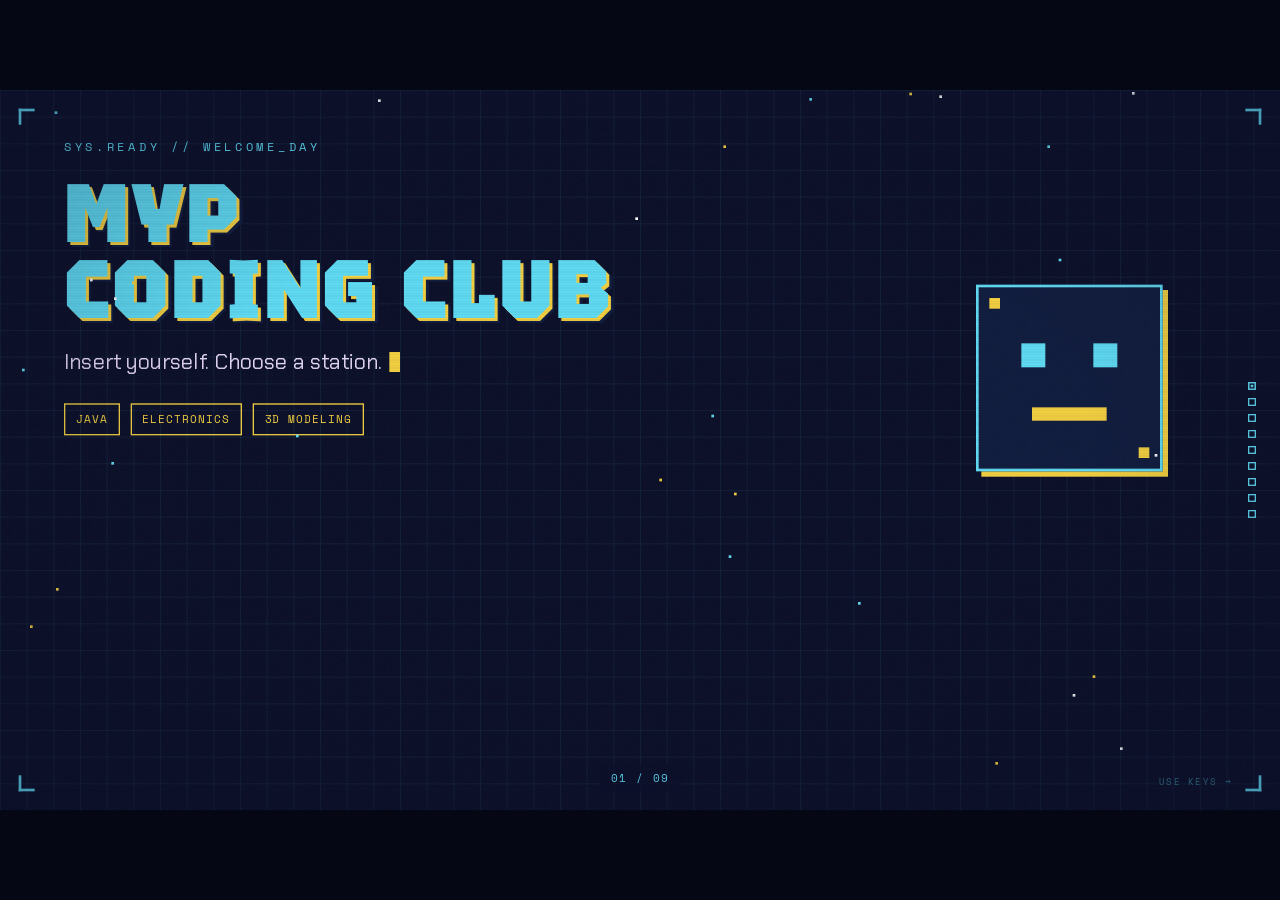
<file: cclub.html>
<!DOCTYPE html>
<html lang="en">
<head>
    <meta charset="UTF-8">
    <meta name="viewport" content="width=device-width, initial-scale=1.0">
    <title>MYP Coding Club — Welcome Day</title>
    <link rel="preconnect" href="https://fonts.googleapis.com">
    <link rel="preconnect" href="https://fonts.gstatic.com" crossorigin>
    <link href="https://fonts.googleapis.com/css2?family=Chakra+Petch:wght@400;500;600;700&family=Space+Mono:wght@400;700&family=Tektur:wght@600;700;800;900&display=swap" rel="stylesheet">
    <style>
        /* ===========================================
           CSS CUSTOM PROPERTIES (THEME)
           8-Bit Orbit — arcade navy + neon trio
           =========================================== */
        :root {
            --dark-void: #0A0E27;
            --deep-navy: #0F1B3D;
            --neon-cyan: #5EDCF4;
            --neon-pink: #F0A6CA;
            --neon-yellow: #F4D03F;
            --soft-lavender: #E2D5F2;
            --white: #FFFFFF;
            --body-on-dark: rgba(255, 255, 255, 0.78);
            --body-on-light: rgba(15, 27, 61, 0.78);

            --stage-bg: #050714;
            --slide-bg: #0A0E27;

            --font-display: "Tektur", cursive;
            --font-body: "Chakra Petch", sans-serif;
            --font-hud: "Space Mono", monospace;

            --pixel: 4px;
            --ease-out-expo: cubic-bezier(0.16, 1, 0.3, 1);
            --ease-slide: cubic-bezier(0.22, 1, 0.36, 1);
            --duration-normal: 0.6s;

            --shadow-hero: 4px 4px 0 var(--neon-yellow), 8px 8px 0 var(--deep-navy);
            --shadow-stat: 3px 3px 0 var(--deep-navy);
            --shadow-l: 4px 0 0 0 var(--deep-navy), 0 4px 0 0 var(--deep-navy), 4px 4px 0 0 var(--deep-navy);
            --shadow-btn: 4px 0 0 0 var(--deep-navy), 0 4px 0 0 var(--deep-navy), 4px 4px 0 0 var(--deep-navy), 8px 4px 0 0 var(--neon-yellow), 4px 8px 0 0 var(--neon-yellow), 8px 8px 0 0 var(--neon-yellow);
            --shadow-btn-pink: 4px 0 0 0 var(--deep-navy), 0 4px 0 0 var(--deep-navy), 4px 4px 0 0 var(--deep-navy), 8px 4px 0 0 var(--neon-cyan), 4px 8px 0 0 var(--neon-cyan), 8px 8px 0 0 var(--neon-cyan);
            --shadow-card: 6px 6px 0 rgba(15, 27, 61, 0.18);
            --shadow-featured: 8px 8px 0 var(--neon-yellow);
        }

        * { margin: 0; padding: 0; box-sizing: border-box; }

        /* ===========================================
           FIXED 16:9 STAGE: MANDATORY BASE STYLES
           Include this ENTIRE file in every presentation.
           Slides are authored at 1920×1080 and scaled as a whole.
           =========================================== */

        /* 1. Lock the browser viewport */
        html,
        body {
            width: 100%;
            height: 100%;
            margin: 0;
            overflow: hidden;
            background: var(--stage-bg, #000);
        }

        /* 2. Full-window deck viewport */
        .deck-viewport {
            position: fixed;
            inset: 0;
            overflow: hidden;
            background: var(--stage-bg, #000);
        }

        /* 3. Fixed 16:9 design canvas.
           JavaScript sets transform: translate(...) scale(...). */
        .deck-stage {
            position: absolute;
            left: 0;
            top: 0;
            width: 1920px;
            height: 1080px;
            overflow: hidden;
            transform-origin: 0 0;
            background: var(--slide-bg, #fff);
        }

        /* 4. Slides stack inside the fixed stage.
           Content must be laid out at 1920×1080, not reflowed per device. */
        .slide {
            position: absolute;
            inset: 0;
            width: 1920px;
            height: 1080px;
            overflow: hidden;
            display: block;
            visibility: hidden;
            opacity: 0;
            pointer-events: none;
            background: var(--slide-bg, #fff);
        }

        .slide.active,
        .slide.visible {
            visibility: visible;
            opacity: 1;
            pointer-events: auto;
            z-index: 1;
        }

        /* 5. Keep media inside authored slide bounds */
        img,
        video,
        canvas,
        svg {
            max-width: 100%;
            max-height: 100%;
        }

        /* 6. Presentation chrome stays outside the slide design system */
        .deck-controls {
            position: fixed;
            left: 50%;
            bottom: 22px;
            transform: translateX(-50%);
            z-index: 1000;
        }

        /* 7. Print one fixed-size slide per page */
        @media print {
            html,
            body {
                width: 1920px;
                height: auto;
                overflow: visible;
                background: #fff;
            }

            .deck-viewport {
                position: static;
                overflow: visible;
                background: #fff;
            }

            .deck-stage {
                position: static;
                width: auto;
                height: auto;
                transform: none !important;
                background: none;
            }

            .slide {
                position: relative;
                display: block !important;
                visibility: visible !important;
                opacity: 1 !important;
                pointer-events: auto !important;
                width: 1920px;
                height: 1080px;
                break-after: page;
                page-break-after: always;
            }

            .slide:last-child {
                break-after: auto;
                page-break-after: auto;
            }

            .deck-controls {
                display: none !important;
            }
        }

        /* 8. Reduced motion */
        @media (prefers-reduced-motion: reduce) {
            *,
            *::before,
            *::after {
                animation-duration: 0.01ms !important;
                transition-duration: 0.2s !important;
            }
        }

        /* ===========================================
           GLOBAL DECK FEEL
           =========================================== */
        body { cursor: crosshair; }

        /* ===========================================
           ATMOSPHERE — scanlines, grain, CRT, grid
           Always on. Identity of the system.
           =========================================== */
        .fx {
            position: absolute;
            inset: 0;
            pointer-events: none;
            z-index: 40;
        }
        .fx-grain {
            position: absolute;
            inset: 0;
            z-index: 49;
            opacity: 0.04;
            background-image: url("data:image/svg+xml,%3Csvg xmlns='http://www.w3.org/2000/svg' width='180' height='180'%3E%3Cfilter id='n'%3E%3CfeTurbulence type='fractalNoise' baseFrequency='0.85' numOctaves='4' stitchTiles='stitch'/%3E%3C/filter%3E%3Crect width='100%25' height='100%25' filter='url(%23n)'/%3E%3C/svg%3E");
        }
        .fx-scan {
            position: absolute;
            inset: 0;
            z-index: 50;
            mix-blend-mode: multiply;
            background: repeating-linear-gradient(
                0deg,
                transparent 0 2px,
                rgba(10, 14, 39, 0.05) 2px 4px
            );
        }
        .fx-crt {
            position: absolute;
            inset: 0;
            z-index: 51;
            background: radial-gradient(ellipse at center, transparent 50%, rgba(10, 14, 39, 0.32) 100%);
        }
        .slide.surface-pink .fx-crt,
        .slide.surface-cyan .fx-crt,
        .slide.surface-lavender .fx-crt {
            opacity: 0.35;
        }
        .fx-stars {
            position: absolute;
            inset: 0;
            z-index: 1;
        }
        .star {
            position: absolute;
            width: 4px;
            height: 4px;
            background: var(--neon-cyan);
            animation: twinkle 3s steps(2, end) infinite;
        }
        .star.pink { background: var(--soft-lavender); }
        .star.yellow { background: var(--neon-yellow); }
        .star.white { background: #fff; }

        @keyframes twinkle {
            50% { opacity: 0.25; }
        }

        /* ===========================================
           SURFACE VARIANTS
           Dark void (default) vs colored grids
           =========================================== */
        .slide.surface-dark {
            background-color: var(--dark-void);
            background-image:
                linear-gradient(rgba(94, 220, 244, 0.07) 1px, transparent 1px),
                linear-gradient(90deg, rgba(94, 220, 244, 0.07) 1px, transparent 1px);
            background-size: 40px 40px;
            color: var(--white);
        }
        .slide.surface-pink {
            background-color: var(--deep-navy);
            background-image:
                linear-gradient(rgba(15, 27, 61, 0.12) 1px, transparent 1px),
                linear-gradient(90deg, rgba(15, 27, 61, 0.12) 1px, transparent 1px);
            background-size: 40px 40px;
            color: var(--deep-navy);
        }
        .slide.surface-cyan {
            background-color: var(--neon-cyan);
            background-image:
                linear-gradient(rgba(15, 27, 61, 0.12) 1px, transparent 1px),
                linear-gradient(90deg, rgba(15, 27, 61, 0.12) 1px, transparent 1px);
            background-size: 40px 40px;
            color: var(--deep-navy);
        }
        .slide.surface-lavender {
            background-color: var(--soft-lavender);
            background-image:
                linear-gradient(rgba(15, 27, 61, 0.12) 1px, transparent 1px),
                linear-gradient(90deg, rgba(15, 27, 61, 0.12) 1px, transparent 1px);
            background-size: 40px 40px;
            color: var(--deep-navy);
        }

        /* ===========================================
           PERSISTENT SLIDE CHROME
           Brackets, HUD counter, nav rail
           =========================================== */
        .bracket {
            position: absolute;
            width: 24px;
            height: 24px;
            border: 4px solid var(--neon-cyan);
            z-index: 20;
            pointer-events: none;
        }
        .bracket.tl { top: 28px; left: 28px; border-right: 0; border-bottom: 0; }
        .bracket.tr { top: 28px; right: 28px; border-left: 0; border-bottom: 0; }
        .bracket.bl { bottom: 28px; left: 28px; border-right: 0; border-top: 0; }
        .bracket.br { bottom: 28px; right: 28px; border-left: 0; border-top: 0; }
        .surface-pink .bracket,
        .surface-cyan .bracket,
        .surface-lavender .bracket {
            border-color: var(--deep-navy);
        }

        .hud-counter {
            position: absolute;
            left: 50%;
            bottom: 28px;
            transform: translateX(-50%);
            z-index: 30;
            background: rgba(10, 14, 39, 0.78);
            color: var(--neon-cyan);
            font-family: var(--font-hud);
            font-size: 16px;
            letter-spacing: 0.16em;
            padding: 8px 16px;
            pointer-events: none;
        }
        .surface-pink .hud-counter,
        .surface-cyan .hud-counter,
        .surface-lavender .hud-counter {
            background: var(--deep-navy);
        }

        .nav-hint {
            position: absolute;
            right: 72px;
            bottom: 32px;
            z-index: 30;
            font-family: var(--font-hud);
            font-size: 14px;
            letter-spacing: 0.14em;
            text-transform: uppercase;
            color: rgba(94, 220, 244, 0.5);
            pointer-events: none;
        }
        .surface-pink .nav-hint,
        .surface-cyan .nav-hint,
        .surface-lavender .nav-hint {
            color: rgba(15, 27, 61, 0.45);
        }

        .nav-rail {
            position: absolute;
            right: 36px;
            top: 50%;
            transform: translateY(-50%);
            z-index: 30;
            display: flex;
            flex-direction: column;
            gap: 12px;
        }
        .nav-dot {
            width: 12px;
            height: 12px;
            border: 2px solid var(--neon-cyan);
            background: transparent;
            padding: 0;
            cursor: crosshair;
        }
        .nav-dot.active {
            background: var(--neon-cyan);
            box-shadow: inset 0 0 0 2px var(--dark-void);
        }
        .surface-pink .nav-dot,
        .surface-cyan .nav-dot,
        .surface-lavender .nav-dot {
            border-color: var(--deep-navy);
        }
        .surface-pink .nav-dot.active,
        .surface-cyan .nav-dot.active,
        .surface-lavender .nav-dot.active {
            background: var(--deep-navy);
            box-shadow: inset 0 0 0 2px transparent;
        }

        /* ===========================================
           TYPE + SMALL CHROME
           Tektur display / Chakra body / Space Mono HUD
           =========================================== */
        .label-pill {
            display: inline-block;
            background: var(--deep-navy);
            color: var(--neon-yellow);
            font-family: var(--font-hud);
            font-size: 16px;
            font-weight: 700;
            letter-spacing: 0.2em;
            text-transform: uppercase;
            padding: 8px 16px;
            line-height: 1;
        }
        .label-pill.cyan { color: var(--neon-cyan); }
        .label-pill.pink { color: var(--neon-pink); }

        .eyebrow {
            font-family: var(--font-hud);
            font-size: 18px;
            font-weight: 400;
            letter-spacing: 0.28em;
            text-transform: uppercase;
            color: var(--neon-cyan);
        }
        .surface-pink .eyebrow,
        .surface-cyan .eyebrow,
        .surface-lavender .eyebrow {
            color: var(--deep-navy);
        }

        h1, h2, h3 {
            font-family: var(--font-display);
            font-weight: 800;
            letter-spacing: 0.03em;
            text-transform: uppercase;
        }

        p, li {
            font-family: var(--font-body);
            font-weight: 400;
            line-height: 1.55;
        }

        .hero-title {
            font-size: 124px;
            font-weight: 900;
            line-height: 0.92;
            color: var(--neon-cyan);
            text-shadow: var(--shadow-hero);
        }

        .section-title {
            font-size: 64px;
            line-height: 1.05;
            font-weight: 800;
        }
        .surface-dark .section-title { color: var(--neon-cyan); }
        .surface-pink .section-title,
        .surface-cyan .section-title,
        .surface-lavender .section-title { color: var(--deep-navy); }

        .lede {
            font-size: 30px;
            line-height: 1.45;
            max-width: 1100px;
        }
        .surface-dark .lede { color: var(--body-on-dark); }
        .surface-pink .lede,
        .surface-cyan .lede,
        .surface-lavender .lede { color: var(--body-on-light); }

        .body-copy {
            font-size: 28px;
        }
        .surface-dark .body-copy { color: var(--body-on-dark); }
        .surface-pink .body-copy,
        .surface-cyan .body-copy,
        .surface-lavender .body-copy { color: var(--body-on-light); }

        /* ===========================================
           LAYOUT SHELL
           =========================================== */
        .slide-content {
            position: absolute;
            inset: 72px 96px 88px 96px;
            z-index: 10;
        }

        .pixel-btn {
            display: inline-block;
            background: var(--neon-cyan);
            color: var(--deep-navy);
            font-family: var(--font-display);
            font-weight: 700;
            font-size: 24px;
            letter-spacing: 0.08em;
            text-transform: uppercase;
            padding: 16px 36px;
            box-shadow: var(--shadow-btn);
            border: 0;
        }
        .pixel-btn.pink {
            background: var(--neon-yellow);
            box-shadow: var(--shadow-btn-pink);
        }

        .hero-badge {
            display: inline-block;
            border: 2px solid var(--neon-yellow);
            color: var(--neon-yellow);
            font-family: var(--font-hud);
            font-size: 16px;
            letter-spacing: 0.12em;
            text-transform: uppercase;
            padding: 10px 16px;
        }

        .quote-line {
            width: 60px;
            height: 4px;
            background: var(--neon-yellow);
            box-shadow: 4px 4px 0 var(--deep-navy);
        }

        /* ===========================================
           ANIMATIONS
           Trigger via .visible class on the active slide
           =========================================== */
        .reveal {
            opacity: 0;
            transform: translateY(24px);
            transition: opacity var(--duration-normal) var(--ease-out-expo),
                        transform var(--duration-normal) var(--ease-out-expo);
        }
        .slide.visible .reveal {
            opacity: 1;
            transform: translateY(0);
        }
        .slide.visible .d1 { transition-delay: 0.08s; }
        .slide.visible .d2 { transition-delay: 0.18s; }
        .slide.visible .d3 { transition-delay: 0.30s; }
        .slide.visible .d4 { transition-delay: 0.42s; }
        .slide.visible .d5 { transition-delay: 0.54s; }
        .slide.visible .d6 { transition-delay: 0.66s; }

        .reveal-boot {
            opacity: 0;
            filter: brightness(2.4);
            transition: opacity 0.55s steps(7, end), filter 0.55s steps(7, end);
        }
        .slide.visible .reveal-boot {
            opacity: 1;
            filter: none;
        }

        /* ===========================================
           SLIDE 1 — TITLE
           =========================================== */
        .title-kicker {
            margin-bottom: 28px;
        }
        .title-stack {
            margin: 0 0 28px;
        }
        .title-tag {
            font-size: 32px;
            color: var(--soft-lavender);
            margin-bottom: 36px;
        }
        .title-tag .blink {
            display: inline-block;
            width: 16px;
            height: 30px;
            margin-left: 10px;
            background: var(--neon-yellow);
            vertical-align: -4px;
            animation: blink 1s steps(1) infinite;
        }
        @keyframes blink { 50% { opacity: 0; } }

        .badge-row {
            display: flex;
            gap: 16px;
            flex-wrap: wrap;
        }

        .pixel-face {
            position: absolute;
            right: 80px;
            top: 220px;
            width: 280px;
            height: 280px;
            background: var(--deep-navy);
            border: 4px solid var(--neon-cyan);
            box-shadow: var(--shadow-featured);
        }
        .pixel-face .eye {
            position: absolute;
            top: 84px;
            width: 36px;
            height: 36px;
            background: var(--neon-cyan);
        }
        .pixel-face .eye.l { left: 64px; }
        .pixel-face .eye.r { right: 64px; }
        .pixel-face .mouth {
            position: absolute;
            left: 80px;
            right: 80px;
            bottom: 72px;
            height: 20px;
            background: var(--neon-yellow);
        }
        .pixel-face .pixel {
            position: absolute;
            width: 16px;
            height: 16px;
            background: var(--neon-yellow);
        }

        /* ===========================================
           SLIDE 2 — WHAT THIS CLUB IS
           =========================================== */
        .rule-list {
            margin-top: 48px;
            display: grid;
            grid-template-columns: 1fr 1fr 1fr;
            gap: 28px;
        }
        .rule-card {
            position: relative;
            background: rgba(255, 255, 255, 0.18);
            border: 2px solid rgba(15, 27, 61, 0.2);
            padding: 32px 28px 28px;
            min-height: 280px;
        }
        .rule-card .num {
            font-family: var(--font-display);
            font-size: 40px;
            font-weight: 900;
            color: var(--deep-navy);
            text-shadow: var(--shadow-stat);
            margin-bottom: 16px;
        }
        .rule-card h3 {
            font-size: 28px;
            margin-bottom: 12px;
        }
        .rule-card p {
            font-size: 24px;
            color: var(--body-on-light);
        }
        .corner-in {
            position: absolute;
            width: 20px;
            height: 20px;
            border: 4px solid var(--deep-navy);
        }
        .corner-in.tl { top: -2px; left: -2px; border-right: 0; border-bottom: 0; }
        .corner-in.br { bottom: -2px; right: -2px; border-left: 0; border-top: 0; }

        /* ===========================================
           SLIDE 3 — TODAY
           =========================================== */
        .timeline {
            position: relative;
            margin-top: 32px;
            display: flex;
            flex-direction: column;
            gap: 8px;
            padding-left: 8px;
        }
        .timeline::before {
            content: "";
            position: absolute;
            left: 18px;
            top: 16px;
            bottom: 28px;
            width: 4px;
            background: repeating-linear-gradient(
                to bottom,
                var(--neon-cyan) 0 16px,
                transparent 16px 24px
            );
        }
        .t-item {
            display: grid;
            grid-template-columns: 48px 1fr;
            gap: 24px;
            align-items: start;
        }
        .node {
            width: 24px;
            height: 24px;
            margin: 12px 0 0 8px;
            background: var(--neon-cyan);
            border: 4px solid var(--deep-navy);
            position: relative;
            z-index: 1;
        }
        .t-item:first-child .node { background: var(--neon-yellow); }
        .t-copy {
            padding: 4px 0 12px;
        }
        .t-copy .step {
            font-family: var(--font-hud);
            font-size: 16px;
            letter-spacing: 0.18em;
            text-transform: uppercase;
            color: var(--neon-yellow);
            margin-bottom: 6px;
        }
        .t-copy h3 {
            font-size: 36px;
            color: var(--white);
            margin-bottom: 6px;
        }
        .t-copy p {
            font-size: 26px;
            color: var(--body-on-dark);
            max-width: 1200px;
        }

        /* ===========================================
           SLIDE 4 — THREE STATIONS
           =========================================== */
        .station-grid {
            margin-top: 36px;
            display: grid;
            grid-template-columns: 1fr 1fr 1fr;
            gap: 28px;
        }
        .station {
            min-height: 520px;
            padding: 32px 28px;
            border: 4px solid var(--deep-navy);
            box-shadow: 8px 8px 0 var(--deep-navy);
            display: flex;
            flex-direction: column;
        }
        .station.s-java { background: var(--neon-cyan); }
        .station.s-elec {
            background: var(--deep-navy);
            box-shadow: 8px 8px 0 rgba(10, 14, 39, 0.45);
        }
        .station.s-elec .code,
        .station.s-elec .foot { color: var(--neon-yellow); }
        .station.s-elec h3 { color: var(--neon-cyan); }
        .station.s-elec p { color: rgba(255, 255, 255, 0.78); }
        .station.s-print { background: var(--neon-yellow); }
        .station .code {
            font-family: var(--font-hud);
            font-size: 16px;
            letter-spacing: 0.18em;
            text-transform: uppercase;
            color: var(--deep-navy);
            margin-bottom: 16px;
        }
        .station h3 {
            font-size: 40px;
            line-height: 1.05;
            margin-bottom: 20px;
            color: var(--deep-navy);
        }
        .station p {
            font-size: 26px;
            color: rgba(15, 27, 61, 0.8);
            line-height: 1.45;
        }
        .station .foot {
            margin-top: auto;
            padding-top: 24px;
            font-family: var(--font-hud);
            font-size: 16px;
            letter-spacing: 0.14em;
            text-transform: uppercase;
            color: var(--deep-navy);
        }

        /* ===========================================
           SLIDES 5–7 — TEAM DEEP DIVES
           =========================================== */
        .team-layout {
            display: grid;
            grid-template-columns: 1fr 520px;
            gap: 48px;
            height: 100%;
            align-items: start;
        }
        .team-kicker { margin-bottom: 20px; }
        .team-layout h2 { margin-bottom: 20px; }
        .do-list {
            margin-top: 36px;
            display: flex;
            flex-direction: column;
            gap: 16px;
        }
        .do-item {
            display: grid;
            grid-template-columns: 28px 1fr;
            gap: 16px;
            align-items: start;
            font-size: 28px;
        }
        .plus {
            color: var(--neon-cyan);
            font-family: var(--font-display);
            font-weight: 800;
            font-size: 28px;
            line-height: 1.2;
        }
        .surface-pink .plus,
        .surface-lavender .plus { color: var(--deep-navy); }

        .stat-stack {
            display: flex;
            flex-direction: column;
            gap: 20px;
            padding-top: 12px;
        }
        .stat-block {
            position: relative;
            background: rgba(94, 220, 244, 0.08);
            border: 2px solid rgba(94, 220, 244, 0.28);
            padding: 28px 28px 24px;
        }
        .surface-pink .stat-block,
        .surface-lavender .stat-block {
            background: rgba(255, 255, 255, 0.22);
            border-color: rgba(15, 27, 61, 0.2);
        }
        .stat-block .n {
            font-family: var(--font-display);
            font-size: 48px;
            font-weight: 900;
            line-height: 1;
            color: var(--neon-cyan);
            text-shadow: var(--shadow-stat);
            margin-bottom: 10px;
        }
        .surface-pink .stat-block .n,
        .surface-lavender .stat-block .n {
            color: var(--deep-navy);
        }
        .stat-block .l {
            font-family: var(--font-hud);
            font-size: 16px;
            letter-spacing: 0.16em;
            text-transform: uppercase;
            color: var(--neon-pink);
        }
        .surface-pink .stat-block .l { color: var(--deep-navy); }
        .surface-lavender .stat-block .l { color: rgba(15, 27, 61, 0.65); }
        .stat-block .corner-in { border-color: var(--neon-cyan); }
        .surface-pink .stat-block .corner-in,
        .surface-lavender .stat-block .corner-in { border-color: var(--deep-navy); }

        .fit-note {
            margin-top: 32px;
        }
        .fit-note p {
            font-size: 26px;
            margin-top: 14px;
            max-width: 920px;
        }

        /* ===========================================
           SLIDE 8 — CAPTAINS
           =========================================== */
        .cap-hero {
            display: flex;
            align-items: flex-end;
            gap: 36px;
            margin-bottom: 36px;
        }
        .big-03 {
            font-family: var(--font-display);
            font-weight: 900;
            font-size: 160px;
            line-height: 0.8;
            color: var(--neon-yellow);
            text-shadow: var(--shadow-hero);
        }
        .cap-copy h2 { margin: 0 0 12px; }
        .duty-grid {
            display: grid;
            grid-template-columns: 1fr 1fr 1fr 1fr;
            gap: 20px;
        }
        .duty {
            position: relative;
            background: rgba(94, 220, 244, 0.08);
            border: 2px solid rgba(94, 220, 244, 0.22);
            padding: 28px 24px 24px;
            min-height: 280px;
        }
        .duty h3 {
            font-size: 26px;
            color: var(--white);
            margin: 16px 0 12px;
        }
        .duty p {
            font-size: 22px;
            color: var(--body-on-dark);
        }
        .duty .tag {
            font-family: var(--font-hud);
            font-size: 14px;
            letter-spacing: 0.18em;
            text-transform: uppercase;
            color: var(--neon-yellow);
        }

        /* ===========================================
           SLIDE 9 — CHOOSE / CLOSE
           =========================================== */
        .close-grid {
            display: grid;
            grid-template-columns: 1.15fr 0.85fr;
            gap: 48px;
            height: 100%;
        }
        .choose-list {
            margin-top: 32px;
            display: flex;
            flex-direction: column;
            gap: 20px;
        }
        .choose-item {
            display: grid;
            grid-template-columns: 72px 1fr;
            gap: 20px;
            align-items: start;
        }
        .choose-item .sq {
            width: 64px;
            height: 64px;
            background: var(--neon-yellow);
            color: var(--deep-navy);
            font-family: var(--font-display);
            font-weight: 900;
            font-size: 28px;
            display: flex;
            align-items: center;
            justify-content: center;
            box-shadow: var(--shadow-l);
        }
        .choose-item h3 {
            font-size: 28px;
            margin-bottom: 6px;
        }
        .choose-item p {
            font-size: 24px;
            color: var(--body-on-light);
        }
        .next-panel {
            background: var(--deep-navy);
            color: var(--white);
            padding: 40px 36px;
            box-shadow: var(--shadow-featured);
            position: relative;
            align-self: stretch;
        }
        .next-panel .label-pill { margin-bottom: 24px; }
        .next-panel ol {
            list-style: none;
            display: flex;
            flex-direction: column;
            gap: 22px;
        }
        .next-panel li {
            font-size: 26px;
            color: var(--body-on-dark);
        }
        .next-panel li strong {
            display: block;
            font-family: var(--font-display);
            font-size: 28px;
            font-weight: 700;
            letter-spacing: 0.04em;
            text-transform: uppercase;
            color: var(--neon-cyan);
            margin-bottom: 4px;
        }
        .horizon {
            position: absolute;
            left: 0;
            right: 0;
            bottom: 0;
            height: 88px;
            z-index: 5;
            pointer-events: none;
            background:
                linear-gradient(to top, rgba(10, 14, 39, 0.25), transparent),
                repeating-linear-gradient(
                    90deg,
                    rgba(15, 27, 61, 0.28) 0 48px,
                    rgba(15, 27, 61, 0.12) 48px 88px,
                    rgba(15, 27, 61, 0.35) 88px 140px
                );
            clip-path: polygon(0 100%, 0 62%, 8% 48%, 16% 70%, 24% 40%, 34% 66%, 44% 28%, 54% 58%, 64% 36%, 74% 64%, 84% 22%, 92% 54%, 100% 30%, 100% 100%);
        }

        /* ===========================================
           INLINE EDITING CHROME (outside the stage)
           JS-controlled visibility — no sibling selector
           =========================================== */
        .edit-hotzone {
            position: fixed;
            top: 0;
            left: 0;
            width: 80px;
            height: 80px;
            z-index: 10000;
            cursor: pointer;
        }
        .edit-toggle {
            position: fixed;
            top: 16px;
            left: 16px;
            opacity: 0;
            pointer-events: none;
            transition: opacity 0.3s ease;
            z-index: 10001;
            background: var(--deep-navy);
            color: var(--neon-yellow);
            border: 2px solid var(--neon-cyan);
            font-family: var(--font-hud);
            font-size: 13px;
            letter-spacing: 0.12em;
            text-transform: uppercase;
            padding: 8px 12px;
            cursor: pointer;
        }
        .edit-toggle.show,
        .edit-toggle.active {
            opacity: 1;
            pointer-events: auto;
        }
        body.editing [contenteditable="true"] {
            outline: 2px dashed var(--neon-yellow);
            outline-offset: 4px;
        }
        .edit-banner {
            position: fixed;
            top: 16px;
            left: 50%;
            transform: translateX(-50%);
            z-index: 10002;
            background: var(--neon-yellow);
            color: var(--deep-navy);
            font-family: var(--font-hud);
            font-size: 13px;
            letter-spacing: 0.14em;
            text-transform: uppercase;
            padding: 8px 16px;
            display: none;
        }
        body.editing .edit-banner { display: block; }
    </style>
</head>
<body>
    <div class="edit-hotzone" title="Edit mode"></div>
    <button class="edit-toggle" id="editToggle" title="Edit mode (E)">Edit</button>
    <div class="edit-banner">Edit mode · click text · Ctrl/Cmd+S to save</div>

    <div class="deck-viewport">
        <main class="deck-stage" id="deckStage">

            <!-- ========== SLIDE 01 TITLE ========== -->
            <section class="slide surface-dark active" data-slide="1">
                <div class="fx" aria-hidden="true">
                    <div class="fx-stars" data-stars></div>
                    <div class="fx-grain"></div>
                    <div class="fx-scan"></div>
                    <div class="fx-crt"></div>
                </div>
                <div class="bracket tl"></div>
                <div class="bracket tr"></div>
                <div class="bracket bl"></div>
                <div class="bracket br"></div>
                <div class="slide-content">
                    <p class="eyebrow title-kicker reveal-boot d1">Sys.ready // Welcome_day</p>
                    <h1 class="hero-title title-stack reveal d2">MYP<br>Coding Club</h1>
                    <p class="title-tag reveal d3">Insert yourself. Choose a station.<span class="blink"></span></p>
                    <div class="badge-row reveal d4">
                        <span class="hero-badge">Java</span>
                        <span class="hero-badge">Electronics</span>
                        <span class="hero-badge">3D Modeling</span>
                    </div>
                    <div class="pixel-face reveal d5" aria-hidden="true">
                        <span class="eye l"></span>
                        <span class="eye r"></span>
                        <span class="mouth"></span>
                        <span class="pixel" style="top:16px;left:16px;"></span>
                        <span class="pixel" style="bottom:16px;right:16px;"></span>
                    </div>
                </div>
            </section>

            <!-- ========== SLIDE 02 WHAT THIS IS ========== -->
            <section class="slide surface-lavender" data-slide="2">
                <div class="fx" aria-hidden="true">
                    <div class="fx-grain"></div>
                    <div class="fx-scan"></div>
                    <div class="fx-crt"></div>
                </div>
                <div class="bracket tl"></div>
                <div class="bracket tr"></div>
                <div class="bracket bl"></div>
                <div class="bracket br"></div>
                <div class="slide-content">
                    <span class="label-pill reveal d1">Club briefing</span>
                    <h2 class="section-title reveal d2" style="margin-top:24px;">This is a makerspace.</h2>
                    <p class="lede reveal d3" style="margin-top:20px;">Three teams. One room. You pick a craft and stay with it this term.</p>
                    <div class="rule-list">
                        <article class="rule-card reveal d4">
                            <span class="corner-in tl"></span>
                            <span class="corner-in br"></span>
                            <div class="num">01</div>
                            <h3>We build</h3>
                            <p>Code, circuits, or objects you can hold. Not just notes on a screen.</p>
                        </article>
                        <article class="rule-card reveal d5">
                            <span class="corner-in tl"></span>
                            <span class="corner-in br"></span>
                            <div class="num">02</div>
                            <h3>We help</h3>
                            <p>Ask out loud. Pair up. Teach the person next to you when you figure it out.</p>
                        </article>
                        <article class="rule-card reveal d6">
                            <span class="corner-in tl"></span>
                            <span class="corner-in br"></span>
                            <div class="num">03</div>
                            <h3>We finish</h3>
                            <p>Every team ships something real before the term ends. Small is fine. Done is better.</p>
                        </article>
                    </div>
                </div>
            </section>

            <!-- ========== SLIDE 03 TODAY ========== -->
            <section class="slide surface-dark" data-slide="3">
                <div class="fx" aria-hidden="true">
                    <div class="fx-stars" data-stars></div>
                    <div class="fx-grain"></div>
                    <div class="fx-scan"></div>
                    <div class="fx-crt"></div>
                </div>
                <div class="bracket tl"></div>
                <div class="bracket tr"></div>
                <div class="bracket bl"></div>
                <div class="bracket br"></div>
                <div class="slide-content">
                    <span class="label-pill reveal d1">Mission map</span>
                    <h2 class="section-title reveal d2" style="margin-top:20px;">Today’s four moves</h2>
                    <div class="timeline reveal d3">
                        <div class="t-item">
                            <div class="node"></div>
                            <div class="t-copy">
                                <div class="step">Step 01</div>
                                <h3>Hear the stations</h3>
                                <p>Java. Electronics. 3D modeling and printing. Same club, three crafts.</p>
                            </div>
                        </div>
                        <div class="t-item">
                            <div class="node"></div>
                            <div class="t-copy">
                                <div class="step">Step 02</div>
                                <h3>Choose a team</h3>
                                <p>Pick the work you want to learn, not just the table with your friends.</p>
                            </div>
                        </div>
                        <div class="t-item">
                            <div class="node"></div>
                            <div class="t-copy">
                                <div class="step">Step 03</div>
                                <h3>Elect a captain</h3>
                                <p>Every team needs one before we start. Three teams. Three captains.</p>
                            </div>
                        </div>
                        <div class="t-item">
                            <div class="node"></div>
                            <div class="t-copy">
                                <div class="step">Step 04</div>
                                <h3>Meet your people</h3>
                                <p>Sit together. Learn names. Leave with a first tiny task.</p>
                            </div>
                        </div>
                    </div>
                </div>
            </section>

            <!-- ========== SLIDE 04 STATIONS ========== -->
            <section class="slide surface-cyan" data-slide="4">
                <div class="fx" aria-hidden="true">
                    <div class="fx-grain"></div>
                    <div class="fx-scan"></div>
                    <div class="fx-crt"></div>
                </div>
                <div class="bracket tl"></div>
                <div class="bracket tr"></div>
                <div class="bracket bl"></div>
                <div class="bracket br"></div>
                <div class="slide-content">
                    <span class="label-pill reveal d1">Select player</span>
                    <h2 class="section-title reveal d2" style="margin-top:20px;">Three stations. Three teams.</h2>
                    <div class="station-grid">
                        <article class="station s-java reveal d3">
                            <div class="code">Team 01</div>
                            <h3>Java</h3>
                            <p>Teach a computer to think in steps. Games, tools, and logic you can run.</p>
                            <div class="foot">Keyboard world</div>
                        </article>
                        <article class="station s-elec reveal d4">
                            <div class="code">Team 02</div>
                            <h3>Electronics</h3>
                            <p>Wires, boards, sensors. Make objects blink, buzz, sense, and move.</p>
                            <div class="foot">Circuit world</div>
                        </article>
                        <article class="station s-print reveal d5">
                            <div class="code">Team 03</div>
                            <h3>3D Modeling &amp; Printing</h3>
                            <p>Draw in three dimensions. Then print it in plastic you can hold.</p>
                            <div class="foot">Physical world</div>
                        </article>
                    </div>
                </div>
            </section>

            <!-- ========== SLIDE 05 JAVA ========== -->
            <section class="slide surface-dark" data-slide="5">
                <div class="fx" aria-hidden="true">
                    <div class="fx-stars" data-stars></div>
                    <div class="fx-grain"></div>
                    <div class="fx-scan"></div>
                    <div class="fx-crt"></div>
                </div>
                <div class="bracket tl"></div>
                <div class="bracket tr"></div>
                <div class="bracket bl"></div>
                <div class="bracket br"></div>
                <div class="slide-content team-layout">
                    <div>
                        <div class="team-kicker reveal d1"><span class="label-pill cyan">Team 01</span></div>
                        <h2 class="section-title reveal d2">Java</h2>
                        <p class="lede reveal d3">Write instructions a computer can follow. Watch text become action.</p>
                        <div class="do-list reveal d4">
                            <div class="do-item"><span class="plus">+</span><span class="body-copy">Start with variables, loops, and decisions.</span></div>
                            <div class="do-item"><span class="plus">+</span><span class="body-copy">Build small games, quizzes, and tools.</span></div>
                            <div class="do-item"><span class="plus">+</span><span class="body-copy">Debug together. Broken code is part of the job.</span></div>
                        </div>
                        <div class="fit-note reveal d5">
                            <div class="quote-line"></div>
                            <p class="body-copy">Good fit if you like puzzles, stories that run, or seeing an idea become a program.</p>
                        </div>
                    </div>
                    <div class="stat-stack reveal d4">
                        <div class="stat-block">
                            <span class="corner-in tl"></span>
                            <span class="corner-in br"></span>
                            <div class="n">CODE</div>
                            <div class="l">Language of logic</div>
                        </div>
                        <div class="stat-block">
                            <span class="corner-in tl"></span>
                            <span class="corner-in br"></span>
                            <div class="n">RUN</div>
                            <div class="l">Press play. It happens.</div>
                        </div>
                        <div class="stat-block">
                            <span class="corner-in tl"></span>
                            <span class="corner-in br"></span>
                            <div class="n">FIX</div>
                            <div class="l">Errors are clues</div>
                        </div>
                    </div>
                </div>
            </section>

            <!-- ========== SLIDE 06 ELECTRONICS ========== -->
            <section class="slide surface-dark" data-slide="6">
                <div class="fx" aria-hidden="true">
                    <div class="fx-grain"></div>
                    <div class="fx-scan"></div>
                    <div class="fx-crt"></div>
                </div>
                <div class="bracket tl"></div>
                <div class="bracket tr"></div>
                <div class="bracket bl"></div>
                <div class="bracket br"></div>
                <div class="slide-content team-layout">
                    <div>
                        <div class="team-kicker reveal d1"><span class="label-pill pink">Team 02</span></div>
                        <h2 class="section-title reveal d2">Electronics</h2>
                        <p class="lede reveal d3">Electricity with a plan. You wire it, then it does something in the real room.</p>
                        <div class="do-list reveal d4">
                            <div class="do-item"><span class="plus">+</span><span class="body-copy">Learn circuits: power, path, and load.</span></div>
                            <div class="do-item"><span class="plus">+</span><span class="body-copy">Use LEDs, sensors, buzzers, and boards.</span></div>
                            <div class="do-item"><span class="plus">+</span><span class="body-copy">Make a thing blink, measure, or move.</span></div>
                        </div>
                        <div class="fit-note reveal d5">
                            <div class="quote-line"></div>
                            <p class="body-copy">Good fit if you like taking things apart, or you want light and motion — not only a screen.</p>
                        </div>
                    </div>
                    <div class="stat-stack reveal d4">
                        <div class="stat-block">
                            <span class="corner-in tl"></span>
                            <span class="corner-in br"></span>
                            <div class="n">WIRE</div>
                            <div class="l">Path for current</div>
                        </div>
                        <div class="stat-block">
                            <span class="corner-in tl"></span>
                            <span class="corner-in br"></span>
                            <div class="n">SENSE</div>
                            <div class="l">Light, sound, motion</div>
                        </div>
                        <div class="stat-block">
                            <span class="corner-in tl"></span>
                            <span class="corner-in br"></span>
                            <div class="n">BUILD</div>
                            <div class="l">Hands on the bench</div>
                        </div>
                    </div>
                </div>
            </section>

            <!-- ========== SLIDE 07 3D ========== -->
            <section class="slide surface-lavender" data-slide="7">
                <div class="fx" aria-hidden="true">
                    <div class="fx-grain"></div>
                    <div class="fx-scan"></div>
                    <div class="fx-crt"></div>
                </div>
                <div class="bracket tl"></div>
                <div class="bracket tr"></div>
                <div class="bracket bl"></div>
                <div class="bracket br"></div>
                <div class="slide-content team-layout">
                    <div>
                        <div class="team-kicker reveal d1"><span class="label-pill">Team 03</span></div>
                        <h2 class="section-title reveal d2">3D Modeling &amp; Printing</h2>
                        <p class="lede reveal d3">Design a shape on screen. Then print it so it exists on the table.</p>
                        <div class="do-list reveal d4">
                            <div class="do-item"><span class="plus">+</span><span class="body-copy">Model parts in 3D software.</span></div>
                            <div class="do-item"><span class="plus">+</span><span class="body-copy">Slice, print, and watch layers stack.</span></div>
                            <div class="do-item"><span class="plus">+</span><span class="body-copy">Fix the design. Print again. Iterate.</span></div>
                        </div>
                        <div class="fit-note reveal d5">
                            <div class="quote-line"></div>
                            <p class="body-copy">Good fit if you think in shapes, games, gadgets, or anything you want to hold.</p>
                        </div>
                    </div>
                    <div class="stat-stack reveal d4">
                        <div class="stat-block">
                            <span class="corner-in tl"></span>
                            <span class="corner-in br"></span>
                            <div class="n">DRAW</div>
                            <div class="l">Form before plastic</div>
                        </div>
                        <div class="stat-block">
                            <span class="corner-in tl"></span>
                            <span class="corner-in br"></span>
                            <div class="n">PRINT</div>
                            <div class="l">Layer by layer</div>
                        </div>
                        <div class="stat-block">
                            <span class="corner-in tl"></span>
                            <span class="corner-in br"></span>
                            <div class="n">HOLD</div>
                            <div class="l">Idea becomes object</div>
                        </div>
                    </div>
                </div>
            </section>

            <!-- ========== SLIDE 08 CAPTAINS ========== -->
            <section class="slide surface-dark" data-slide="8">
                <div class="fx" aria-hidden="true">
                    <div class="fx-stars" data-stars></div>
                    <div class="fx-grain"></div>
                    <div class="fx-scan"></div>
                    <div class="fx-crt"></div>
                </div>
                <div class="bracket tl"></div>
                <div class="bracket tr"></div>
                <div class="bracket bl"></div>
                <div class="bracket br"></div>
                <div class="slide-content">
                    <div class="cap-hero">
                        <div class="big-03 reveal d1">03</div>
                        <div class="cap-copy reveal d2">
                            <span class="label-pill">Party leader</span>
                            <h2 class="section-title" style="margin-top:16px;">Three teams.<br>Three captains.</h2>
                        </div>
                    </div>
                    <div class="duty-grid">
                        <article class="duty reveal d3">
                            <span class="corner-in tl"></span>
                            <span class="corner-in br"></span>
                            <div class="tag">Not a boss</div>
                            <h3>A helper</h3>
                            <p>The captain is not in charge of people. They are in charge of the plan.</p>
                        </article>
                        <article class="duty reveal d4">
                            <span class="corner-in tl"></span>
                            <span class="corner-in br"></span>
                            <div class="tag">Start</div>
                            <h3>Open the session</h3>
                            <p>Get the team sitting. Repeat the goal for the day. Make sure nobody is lost.</p>
                        </article>
                        <article class="duty reveal d5">
                            <span class="corner-in tl"></span>
                            <span class="corner-in br"></span>
                            <div class="tag">Keep</div>
                            <h3>Hold the thread</h3>
                            <p>Watch the time. Give everyone a job. Call a teacher when the team is stuck.</p>
                        </article>
                        <article class="duty reveal d6">
                            <span class="corner-in tl"></span>
                            <span class="corner-in br"></span>
                            <div class="tag">Need</div>
                            <h3>One per team</h3>
                            <p>Java, Electronics, 3D. We do not start building until each team has a captain.</p>
                        </article>
                    </div>
                </div>
            </section>

            <!-- ========== SLIDE 09 CHOOSE ========== -->
            <section class="slide surface-cyan" data-slide="9">
                <div class="fx" aria-hidden="true">
                    <div class="fx-grain"></div>
                    <div class="fx-scan"></div>
                    <div class="fx-crt"></div>
                </div>
                <div class="horizon" aria-hidden="true"></div>
                <div class="bracket tl"></div>
                <div class="bracket tr"></div>
                <div class="bracket bl"></div>
                <div class="bracket br"></div>
                <div class="slide-content">
                    <div class="close-grid">
                        <div>
                            <span class="label-pill reveal d1">Now playing</span>
                            <h2 class="section-title reveal d2" style="margin-top:20px;">How to choose</h2>
                            <div class="choose-list">
                                <div class="choose-item reveal d3">
                                    <div class="sq">01</div>
                                    <div>
                                        <h3>Pick the craft</h3>
                                        <p>Join the station you want to learn, not only the friends table.</p>
                                    </div>
                                </div>
                                <div class="choose-item reveal d4">
                                    <div class="sq">02</div>
                                    <div>
                                        <h3>If two look good</h3>
                                        <p>Take the one you have never tried. You can still visit later.</p>
                                    </div>
                                </div>
                                <div class="choose-item reveal d5">
                                    <div class="sq">03</div>
                                    <div>
                                        <h3>Then sit down</h3>
                                        <p>Find your team. Learn names. Nominate a captain out loud.</p>
                                    </div>
                                </div>
                            </div>
                        </div>
                        <aside class="next-panel reveal d4">
                            <span class="label-pill cyan">Next 10 minutes</span>
                            <ol>
                                <li><strong>01 · Move</strong>Stand at the station you chose.</li>
                                <li><strong>02 · Captain</strong>Each team names one person.</li>
                                <li><strong>03 · Start</strong>Ready player one. Let’s build.</li>
                            </ol>
                        </aside>
                    </div>
                </div>
            </section>

        </main>
    </div>

    <script>
        /* ===========================================
           STARFIELD — dark surfaces only
           =========================================== */
        (function seedStars() {
            const colors = ["", "yellow", "white"];
            document.querySelectorAll("[data-stars]").forEach((layer) => {
                for (let i = 0; i < 28; i++) {
                    const s = document.createElement("span");
                    s.className = "star " + colors[i % colors.length];
                    s.style.left = Math.floor(Math.random() * 1880) + "px";
                    s.style.top = Math.floor(Math.random() * 1040) + "px";
                    s.style.animationDelay = (Math.random() * 3).toFixed(2) + "s";
                    layer.appendChild(s);
                }
            });
        })();

        /* ===========================================
           SLIDE PRESENTATION CONTROLLER
           Fixed-stage scale + keyboard / wheel / swipe
           =========================================== */
        class SlidePresentation {
            constructor() {
                this.slides = Array.from(document.querySelectorAll(".slide"));
                this.currentSlide = 0;
                this.stage = document.getElementById("deckStage");
                this.wheelLock = false;
                this.touchStartX = 0;
                this.touchStartY = 0;
                this.setupChrome();
                this.setupStageScale();
                this.setupKeyboardNav();
                this.setupWheelNav();
                this.setupTouchNav();
                const params = new URLSearchParams(window.location.search);
                const fromQuery = parseInt(params.get("slide") || "", 10);
                const fromHash = parseInt((window.location.hash || "").replace(/\D/g, ""), 10);
                const start = Number.isFinite(fromQuery) && fromQuery > 0
                    ? fromQuery - 1
                    : (Number.isFinite(fromHash) && fromHash > 0 ? fromHash - 1 : 0);
                this.showSlide(start);
            }

            setupChrome() {
                this.slides.forEach((slide, i) => {
                    const counter = document.createElement("div");
                    counter.className = "hud-counter";
                    counter.textContent = String(i + 1).padStart(2, "0") + " / " + String(this.slides.length).padStart(2, "0");
                    slide.appendChild(counter);

                    const hint = document.createElement("div");
                    hint.className = "nav-hint";
                    hint.textContent = "Use keys →";
                    slide.appendChild(hint);

                    const rail = document.createElement("div");
                    rail.className = "nav-rail";
                    this.slides.forEach((_, j) => {
                        const dot = document.createElement("button");
                        dot.className = "nav-dot" + (j === 0 ? " active" : "");
                        dot.type = "button";
                        dot.setAttribute("aria-label", "Go to slide " + (j + 1));
                        dot.addEventListener("click", () => this.showSlide(j));
                        rail.appendChild(dot);
                    });
                    slide.appendChild(rail);
                });
            }

            setupStageScale() {
                const scale = () => {
                    const factor = Math.min(window.innerWidth / 1920, window.innerHeight / 1080);
                    const x = (window.innerWidth - 1920 * factor) / 2;
                    const y = (window.innerHeight - 1080 * factor) / 2;
                    this.stage.style.transform = "translate(" + x + "px, " + y + "px) scale(" + factor + ")";
                };
                scale();
                window.addEventListener("resize", scale);
            }

            setupKeyboardNav() {
                document.addEventListener("keydown", (e) => {
                    if (e.target && e.target.getAttribute("contenteditable") === "true") return;
                    if (["ArrowRight", "ArrowDown", "PageDown", " "].includes(e.key)) {
                        e.preventDefault();
                        this.next();
                    } else if (["ArrowLeft", "ArrowUp", "PageUp"].includes(e.key)) {
                        e.preventDefault();
                        this.prev();
                    } else if (e.key === "Home") {
                        e.preventDefault();
                        this.showSlide(0);
                    } else if (e.key === "End") {
                        e.preventDefault();
                        this.showSlide(this.slides.length - 1);
                    }
                });
            }

            setupWheelNav() {
                window.addEventListener("wheel", (e) => {
                    if (document.body.classList.contains("editing")) return;
                    if (this.wheelLock) return;
                    if (Math.abs(e.deltaY) < 20) return;
                    this.wheelLock = true;
                    if (e.deltaY > 0) this.next();
                    else this.prev();
                    setTimeout(() => { this.wheelLock = false; }, 700);
                }, { passive: true });
            }

            setupTouchNav() {
                this.stage.addEventListener("touchstart", (e) => {
                    this.touchStartX = e.changedTouches[0].screenX;
                    this.touchStartY = e.changedTouches[0].screenY;
                }, { passive: true });
                this.stage.addEventListener("touchend", (e) => {
                    const dx = e.changedTouches[0].screenX - this.touchStartX;
                    const dy = e.changedTouches[0].screenY - this.touchStartY;
                    if (Math.abs(dx) < 50 && Math.abs(dy) < 50) return;
                    if (Math.abs(dx) > Math.abs(dy)) {
                        if (dx < 0) this.next();
                        else this.prev();
                    } else {
                        if (dy < 0) this.next();
                        else this.prev();
                    }
                }, { passive: true });
            }

            next() { this.showSlide(this.currentSlide + 1); }
            prev() { this.showSlide(this.currentSlide - 1); }

            showSlide(index) {
                this.currentSlide = Math.max(0, Math.min(index, this.slides.length - 1));
                this.slides.forEach((slide, i) => {
                    const on = i === this.currentSlide;
                    slide.classList.toggle("active", on);
                    slide.classList.toggle("visible", on);
                    slide.querySelectorAll(".nav-dot").forEach((dot, j) => {
                        dot.classList.toggle("active", j === this.currentSlide);
                    });
                });
            }
        }

        const deck = new SlidePresentation();

        /* ===========================================
           INLINE EDITOR
           Hover top-left or press E. Ctrl/Cmd+S saves.
           =========================================== */
        class InlineEditor {
            constructor() {
                this.isActive = false;
                this.storageKey = "myp-coding-club-edits";
                this.toggleBtn = document.getElementById("editToggle");
                this.restore();
            }

            editableSelector() {
                return "h1, h2, h3, p, li, .lede, .body-copy, .title-tag, .eyebrow, .hero-badge, .label-pill, .station h3, .station p, .station .foot, .station .code, .t-copy h3, .t-copy p, .t-copy .step, .do-item span:last-child, .stat-block .n, .stat-block .l, .duty h3, .duty p, .duty .tag, .choose-item h3, .choose-item p, .next-panel li, .hud-counter, .nav-hint";
            }

            toggleEditMode() {
                this.isActive = !this.isActive;
                document.body.classList.toggle("editing", this.isActive);
                this.toggleBtn.classList.toggle("active", this.isActive);
                this.toggleBtn.textContent = this.isActive ? "Done" : "Edit";
                document.querySelectorAll(this.editableSelector()).forEach((el) => {
                    el.setAttribute("contenteditable", this.isActive ? "true" : "false");
                });
                if (!this.isActive) this.persist();
            }

            persist() {
                const data = [];
                document.querySelectorAll(this.editableSelector()).forEach((el, i) => {
                    data[i] = el.innerHTML;
                });
                try { localStorage.setItem(this.storageKey, JSON.stringify(data)); } catch (err) {}
            }

            restore() {
                try {
                    const raw = localStorage.getItem(this.storageKey);
                    if (!raw) return;
                    const data = JSON.parse(raw);
                    document.querySelectorAll(this.editableSelector()).forEach((el, i) => {
                        if (typeof data[i] === "string") el.innerHTML = data[i];
                    });
                } catch (err) {}
            }

            exportFile() {
                this.persist();
                const html = "<!DOCTYPE html>\\n" + document.documentElement.outerHTML;
                const blob = new Blob([html], { type: "text/html" });
                const a = document.createElement("a");
                a.href = URL.createObjectURL(blob);
                a.download = "myp-coding-club.html";
                a.click();
                URL.revokeObjectURL(a.href);
            }
        }

        const editor = new InlineEditor();

        document.getElementById("editToggle").addEventListener("click", () => editor.toggleEditMode());

        const hotzone = document.querySelector(".edit-hotzone");
        const editToggle = document.getElementById("editToggle");
        let hideTimeout = null;
        hotzone.addEventListener("mouseenter", () => {
            clearTimeout(hideTimeout);
            editToggle.classList.add("show");
        });
        hotzone.addEventListener("mouseleave", () => {
            hideTimeout = setTimeout(() => {
                if (!editor.isActive) editToggle.classList.remove("show");
            }, 400);
        });
        editToggle.addEventListener("mouseenter", () => clearTimeout(hideTimeout));
        editToggle.addEventListener("mouseleave", () => {
            hideTimeout = setTimeout(() => {
                if (!editor.isActive) editToggle.classList.remove("show");
            }, 400);
        });
        hotzone.addEventListener("click", () => editor.toggleEditMode());

        document.addEventListener("keydown", (e) => {
            if ((e.key === "e" || e.key === "E") && !e.target.getAttribute("contenteditable")) {
                editor.toggleEditMode();
            }
            if ((e.metaKey || e.ctrlKey) && e.key === "s") {
                e.preventDefault();
                editor.exportFile();
            }
        });
    </script>
</body>
</html>
</file>
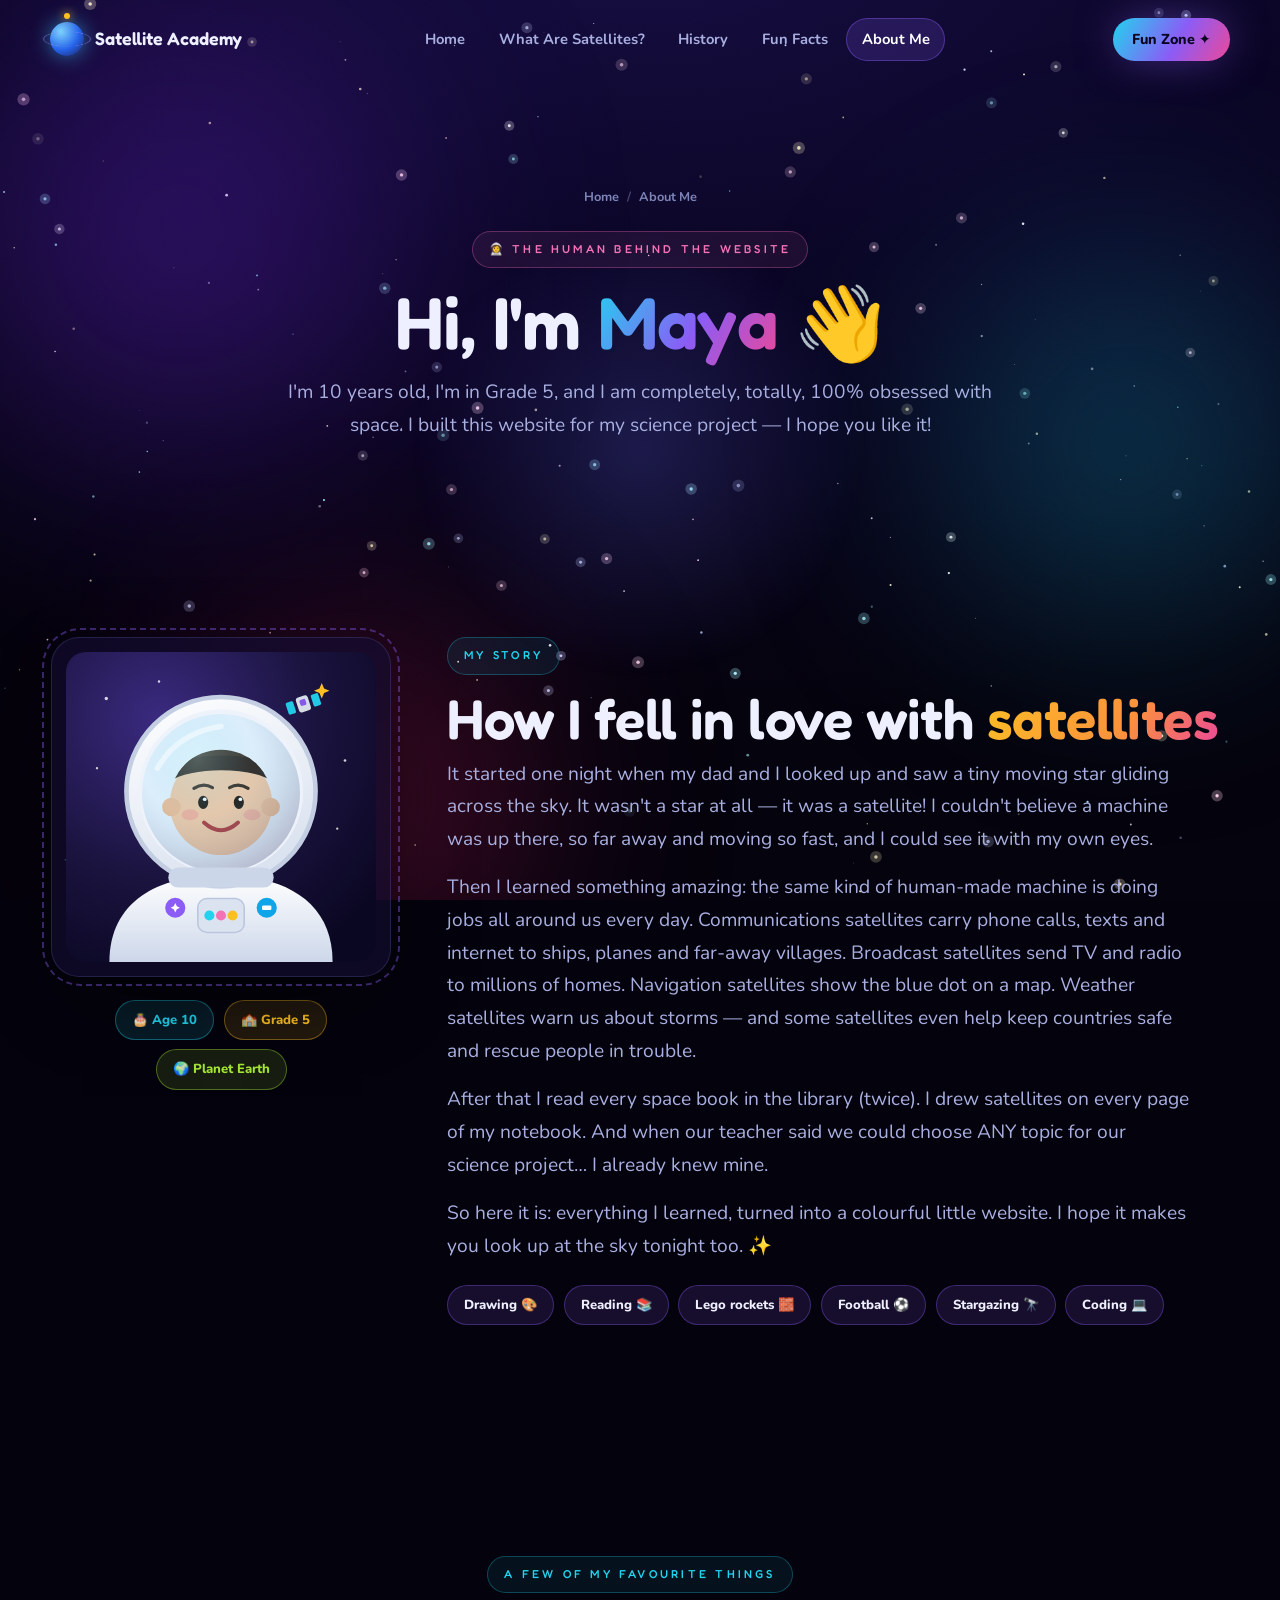
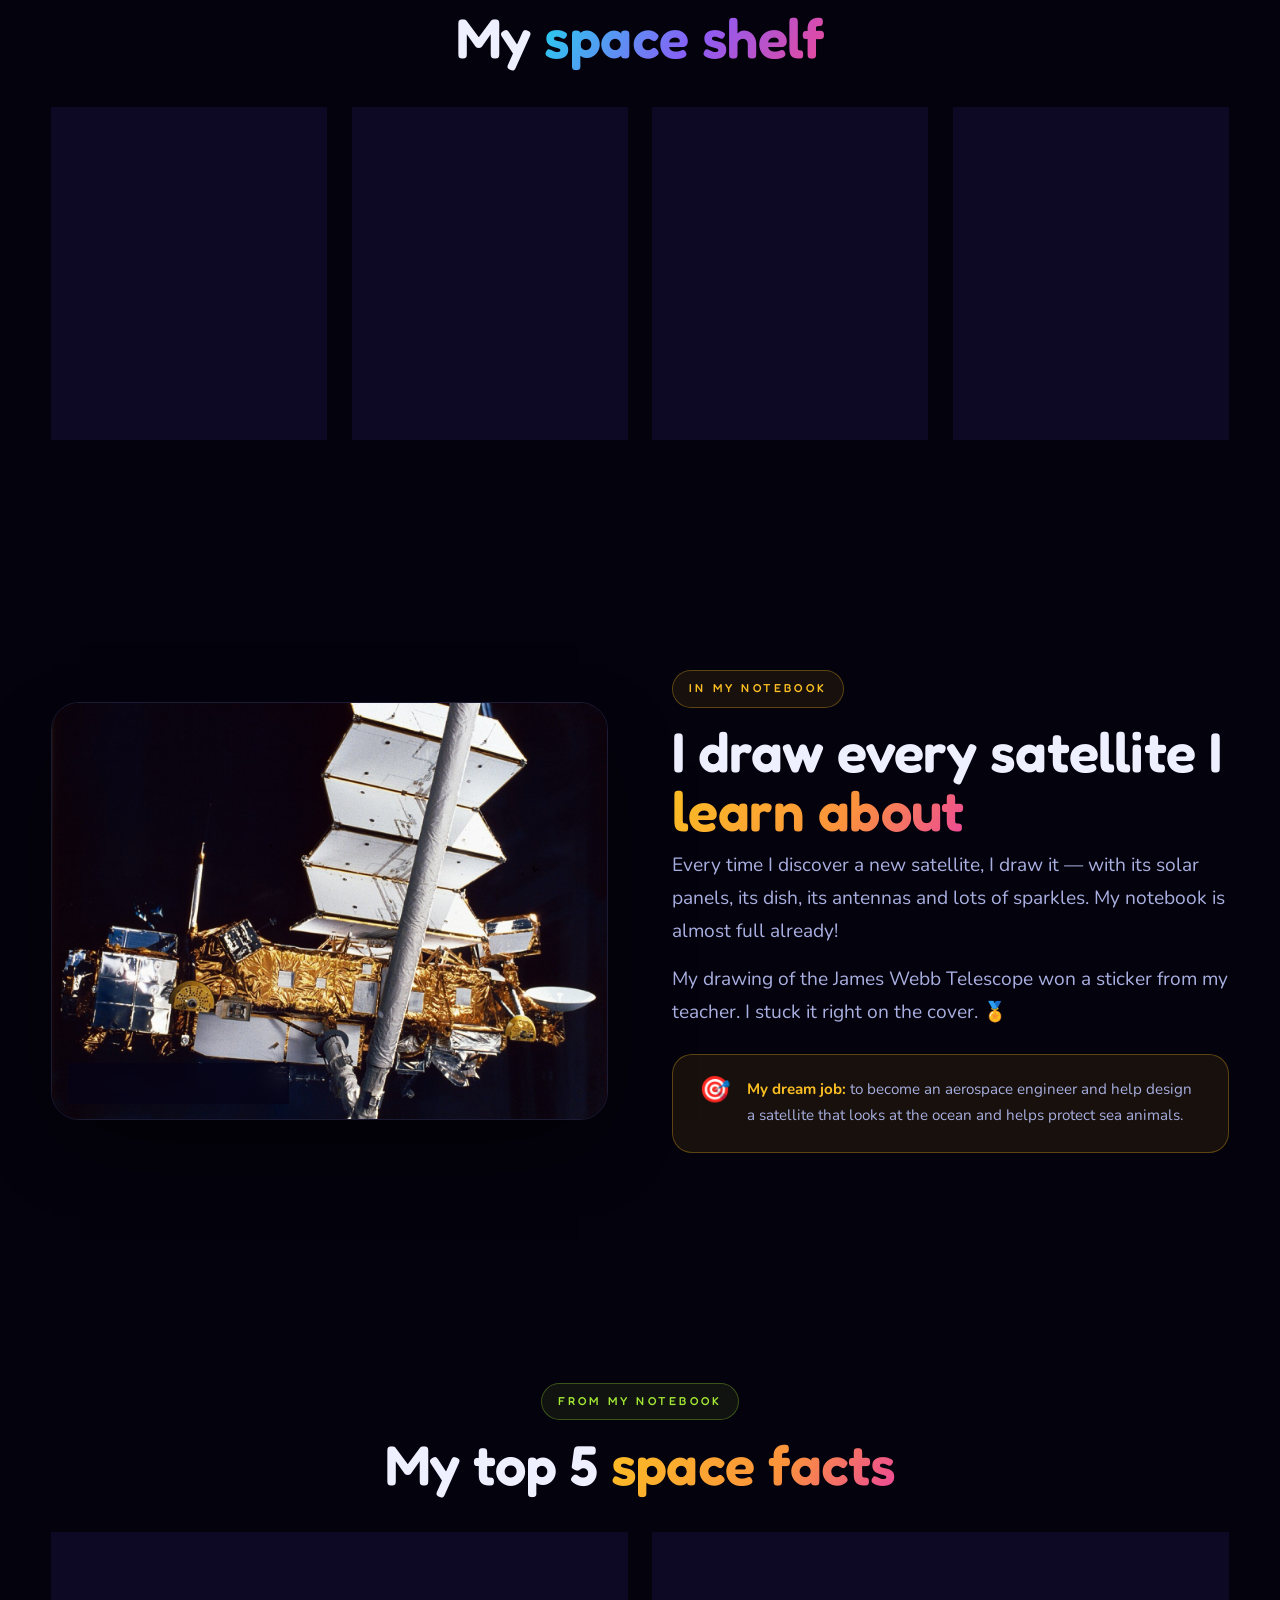
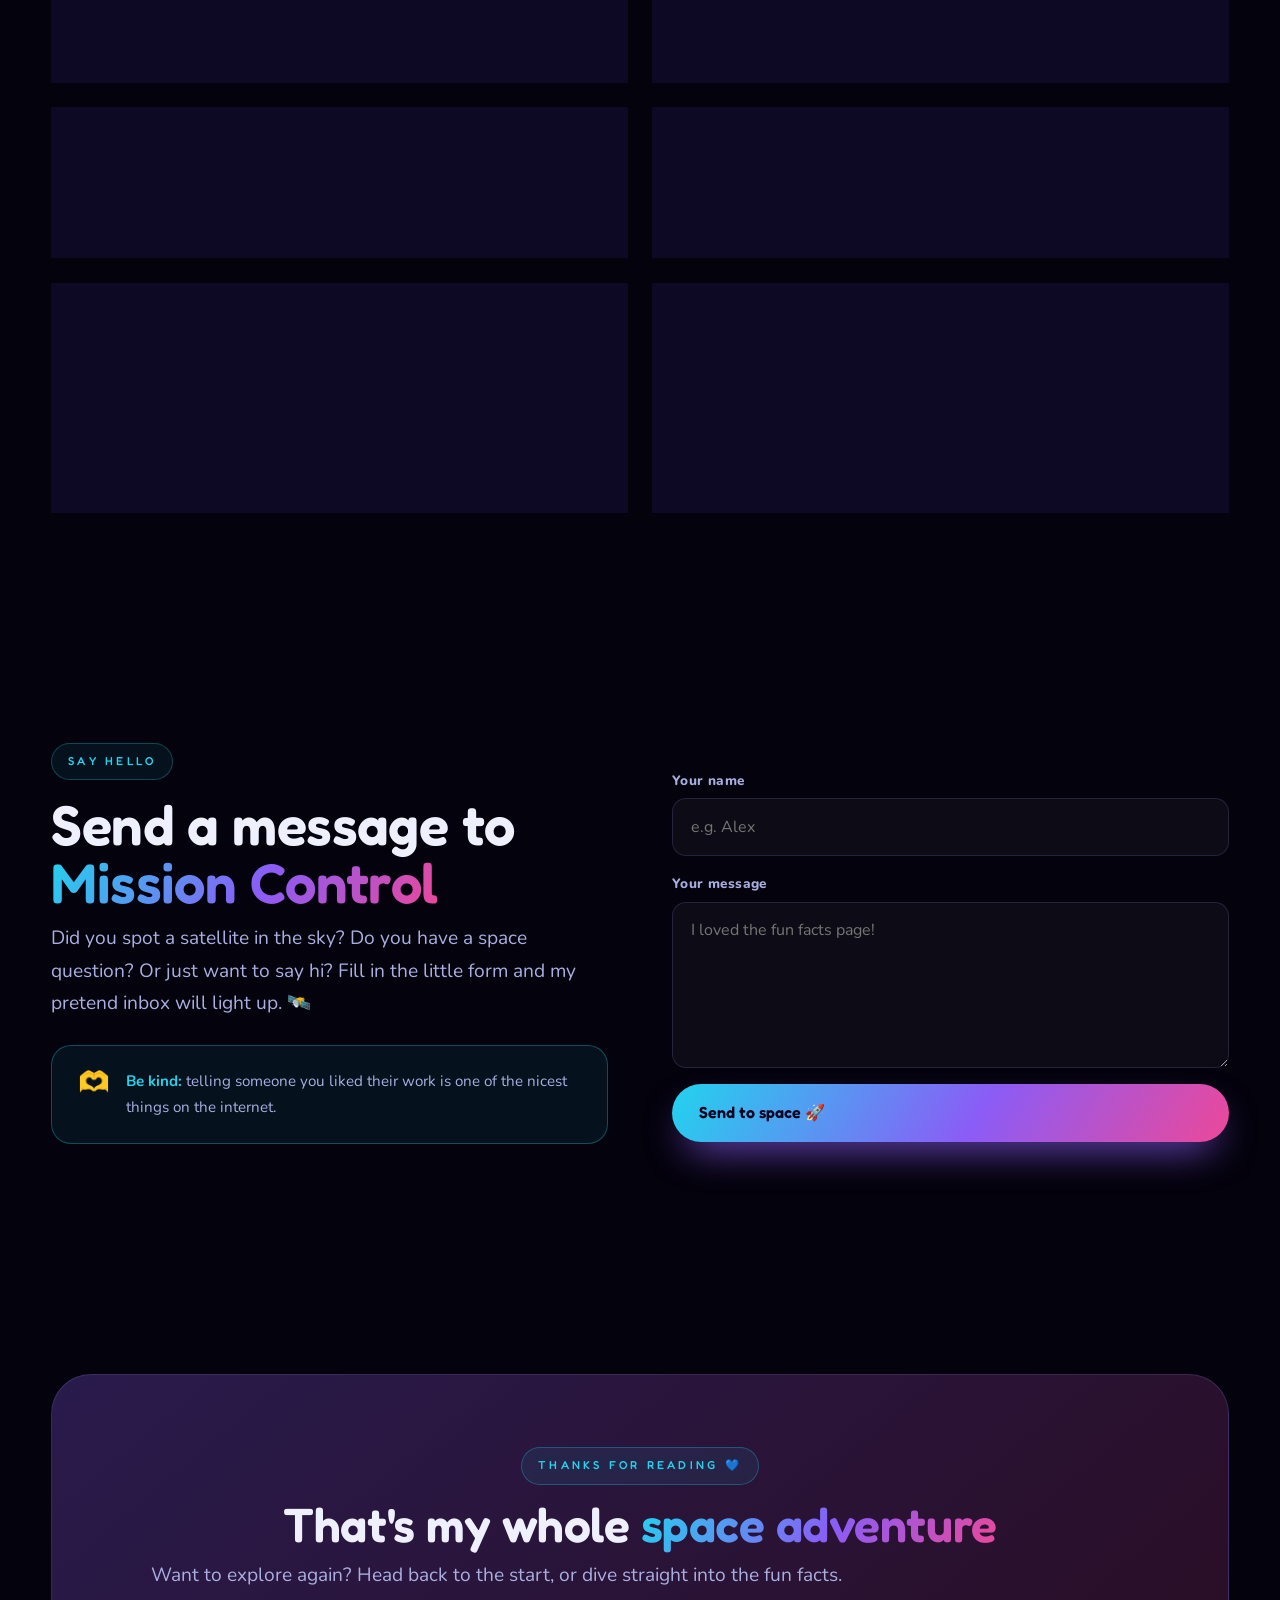
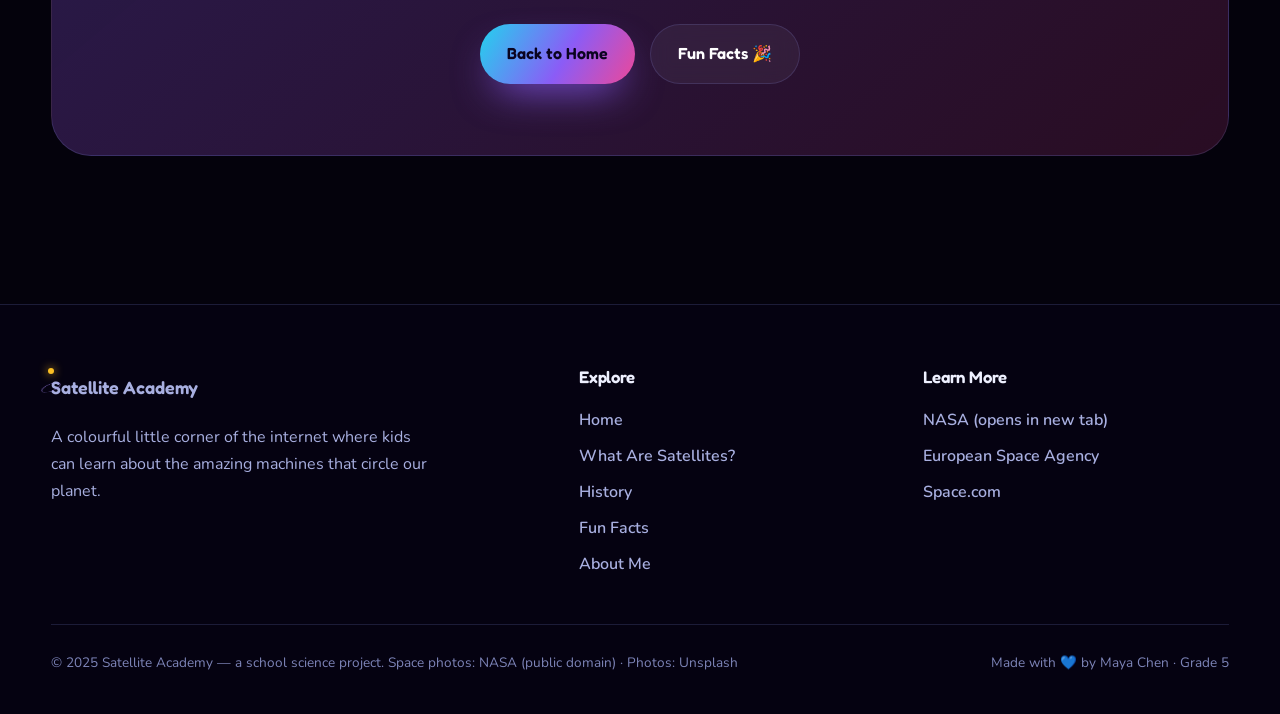
<file: Agastya/about.html>
<!DOCTYPE html>
<html lang="en">
<head>
<meta charset="UTF-8" />
<meta name="viewport" content="width=device-width, initial-scale=1" />
<title>About Me — Satellite Academy</title>
<meta name="description" content="Meet Maya Chen, the Grade 5 student who built Satellite Academy for her school science project." />
<link rel="preconnect" href="https://fonts.googleapis.com" />
<link rel="preconnect" href="https://fonts.gstatic.com" crossorigin />
<link rel="stylesheet" href="css/style.css" />
<noscript><style>body{opacity:1 !important}</style></noscript>
<link rel="icon" href="data:image/svg+xml,<svg xmlns='http://www.w3.org/2000/svg' viewBox='0 0 100 100'><text y='.9em' font-size='90'>🛰️</text></svg>" />
</head>
<body>

<div class="progress"></div>
<canvas id="starfield"></canvas>
<div class="nebula"><i></i><i></i><i></i></div>
<div class="grain"></div>
<div class="cursor-glow"></div>

<header class="nav" id="nav">
  <div class="nav-inner">
    <a class="brand" href="index.html"><span class="brand-orbit"><span class="brand-dot"></span></span> Satellite Academy</a>
    <nav class="nav-links">
      <a href="index.html">Home</a>
      <a href="satellites.html">What Are Satellites?</a>
      <a href="history.html">History</a>
      <a href="fun-facts.html">Fun Facts</a>
      <a href="about.html" class="active">About Me</a>
    </nav>
    <a class="nav-cta" href="fun-facts.html">Fun Zone ✦</a>
    <button class="nav-toggle" aria-label="Open menu"><span></span></button>
  </div>
</header>

<main>

<!-- ============ PAGE HERO ============ -->
<section class="page-hero">
  <div class="wrap">
    <div class="crumbs reveal"><a href="index.html">Home</a><span>/</span> About Me</div>
    <span class="eyebrow pink reveal">👩‍🚀 The human behind the website</span>
    <h1 class="h-sec reveal" style="--d:1">Hi, I'm <span class="grad-text">Maya</span> 👋</h1>
    <p class="lead reveal" style="--d:2">I'm 10 years old, I'm in Grade 5, and I am completely, totally, 100% obsessed with space. I built this website for my science project — I hope you like it!</p>
  </div>
</section>

<!-- ============ PROFILE ============ -->
<section>
  <div class="wrap profile">
    <div class="reveal-scale">
      <div class="avatar-wrap">
        <span class="ring2"></span>
        <img src="img/cadet-avatar.svg" alt="A cartoon avatar of Maya smiling inside a space helmet" />
      </div>
      <div class="badge-row" style="justify-content:center">
        <span class="chip c">🎂 Age 10</span>
        <span class="chip a">🏫 Grade 5</span>
        <span class="chip l">🌍 Planet Earth</span>
      </div>
    </div>
    <div class="reveal-r">
      <span class="eyebrow">My story</span>
      <h2 class="h-sec">How I fell in love with <span class="grad-text g2">satellites</span></h2>
      <p class="lead">It started one night when my dad and I looked up and saw a tiny moving star gliding across the sky. It wasn't a star at all — it was a satellite! I couldn't believe a machine was up there, so far away and moving so fast, and I could see it with my own eyes.</p>
      <p class="lead">Then I learned something amazing: the same kind of human-made machine is doing jobs all around us every day. Communications satellites carry phone calls, texts and internet to ships, planes and far-away villages. Broadcast satellites send TV and radio to millions of homes. Navigation satellites show the blue dot on a map. Weather satellites warn us about storms — and some satellites even help keep countries safe and rescue people in trouble.</p>
      <p class="lead">After that I read every space book in the library (twice). I drew satellites on every page of my notebook. And when our teacher said we could choose ANY topic for our science project… I already knew mine.</p>
      <p class="lead">So here it is: everything I learned, turned into a colourful little website. I hope it makes you look up at the sky tonight too. ✨</p>
      <div class="badge-row">
        <span class="chip">Drawing 🎨</span>
        <span class="chip">Reading 📚</span>
        <span class="chip">Lego rockets 🧱</span>
        <span class="chip">Football ⚽</span>
        <span class="chip">Stargazing 🔭</span>
        <span class="chip">Coding 💻</span>
      </div>
    </div>
  </div>
</section>

<!-- ============ FAVOURITES ============ -->
<section>
  <div class="wrap">
    <div class="center" style="margin-bottom:2.6rem">
      <span class="eyebrow reveal">A few of my favourite things</span>
      <h2 class="h-sec reveal">My <span class="grad-text">space shelf</span></h2>
    </div>
    <div class="grid grid-4">
      <div class="card reveal" data-tilt style="--d:0"><div class="ico">🔭</div><h3>James Webb Telescope</h3><p>My favourite satellite ever. Its golden mirror takes the most beautiful pictures of space.</p></div>
      <div class="card reveal" data-tilt style="--d:1"><div class="ico">🧑‍🚀</div><h3>The Space Station</h3><p>It's like a floating house for astronauts. I would 100% live there if I could.</p></div>
      <div class="card reveal" data-tilt style="--d:2"><div class="ico">📡</div><h3>Communication Satellites</h3><p>They carry phone calls, TV and internet to every corner of the planet — even the middle of the ocean. I think that's pure magic.</p></div>
      <div class="card reveal" data-tilt style="--d:3"><div class="ico">🌌</div><h3>The Night Sky</h3><p>On clear nights I count stars from my garden and try to spot a moving satellite.</p></div>
    </div>
  </div>
</section>

<!-- ============ JOURNAL SPLIT ============ -->
<section>
  <div class="wrap split">
    <div class="split-media reveal-l">
      <img src="img/human-made-satellite.jpg" alt="A real satellite wrapped in gold foil with folded solar panels, floating in orbit" loading="lazy" />
      <span class="tag">🛰️ The one I'm drawing today</span>
    </div>
    <div class="reveal-r">
      <span class="eyebrow amber">In my notebook</span>
      <h2 class="h-sec">I draw every satellite I <span class="grad-text g2">learn about</span></h2>
      <p class="lead">Every time I discover a new satellite, I draw it — with its solar panels, its dish, its antennas and lots of sparkles. My notebook is almost full already!</p>
      <p class="lead">My drawing of the James Webb Telescope won a sticker from my teacher. I stuck it right on the cover. 🏅</p>
      <div class="note">
        <span class="e">🎯</span>
        <p><b>My dream job:</b> to become an aerospace engineer and help design a satellite that looks at the ocean and helps protect sea animals.</p>
      </div>
    </div>
  </div>
</section>

<!-- ============ MY TOP FACTS ============ -->
<section>
  <div class="wrap">
    <div class="center" style="margin-bottom:2.4rem">
      <span class="eyebrow lime reveal">From my notebook</span>
      <h2 class="h-sec reveal">My top 5 <span class="grad-text g2">space facts</span></h2>
    </div>
    <div class="grid grid-2">
      <div class="card reveal" data-tilt><div class="num">5</div><h3>Satellites can be seen!</h3><p>On a clear night, a moving dot of light gliding across the sky is probably a satellite — no telescope needed.</p></div>
      <div class="card reveal" data-tilt style="--d:1"><div class="num">4</div><h3>They help save lives</h3><p>Satellites spot giant storms and forest fires from space, giving people time to get to safety.</p></div>
      <div class="card reveal" data-tilt style="--d:2"><div class="num">3</div><h3>The Sun gives them power</h3><p>No plugs in space! Satellites use big solar panels to turn sunlight into electricity.</p></div>
      <div class="card reveal" data-tilt style="--d:3"><div class="num">2</div><h3>They never really stop</h3><p>With no air to slow them down, they keep gliding around Earth for years and years and years.</p></div>
      <div class="card reveal" data-tilt><div class="num">1</div><h3>It all started with a beep</h3><p>The first satellite, Sputnik 1, just went “beep beep beep” — and it changed the whole world forever.</p></div>
      <div class="card reveal" data-tilt style="--d:1"><div class="ico" style="font-size:2rem">💌</div><h3>One more thing…</h3><p>Thank you for visiting my project! If you learned even one new thing, my mission was a success. 🚀</p></div>
    </div>
  </div>
</section>

<!-- ============ CONTACT ============ -->
<section>
  <div class="wrap split">
    <div class="reveal-l">
      <span class="eyebrow cyan">Say hello</span>
      <h2 class="h-sec">Send a message to <span class="grad-text">Mission Control</span></h2>
      <p class="lead">Did you spot a satellite in the sky? Do you have a space question? Or just want to say hi? Fill in the little form and my pretend inbox will light up. 🛰️</p>
      <div class="note cyan">
        <span class="e">🫶</span>
        <p><b>Be kind:</b> telling someone you liked their work is one of the nicest things on the internet.</p>
      </div>
    </div>
    <div class="reveal-r">
      <form class="form" id="contactForm">
        <div class="field"><label for="name">Your name</label><input id="name" type="text" placeholder="e.g. Alex" required /></div>
        <div class="field"><label for="msg">Your message</label><textarea id="msg" rows="5" placeholder="I loved the fun facts page!" required></textarea></div>
        <button class="btn btn-primary" type="submit"><span class="shimmer"></span>Send to space 🚀</button>
        <div class="ok" id="formOk"></div>
      </form>
    </div>
  </div>
</section>

<!-- ============ CTA ============ -->
<section>
  <div class="wrap">
    <div class="cta-band reveal-scale">
      <span class="eyebrow">Thanks for reading 💙</span>
      <h2 style="margin:.9rem 0 .6rem">That's my whole <span class="grad-text">space adventure</span></h2>
      <p class="lead center">Want to explore again? Head back to the start, or dive straight into the fun facts.</p>
      <div class="btn-row">
        <a class="btn btn-primary" href="index.html"><span class="shimmer"></span>Back to Home</a>
        <a class="btn btn-ghost" href="fun-facts.html">Fun Facts 🎉</a>
      </div>
    </div>
  </div>
</section>

</main>

<footer>
  <div class="wrap">
    <div class="foot-grid">
      <div>
        <a class="brand" href="index.html" style="margin-bottom:1rem"><span class="brand-orbit"><span class="brand-dot"></span></span> Satellite Academy</a>
        <p style="color:var(--muted);max-width:38ch;margin-top:1rem">A colourful little corner of the internet where kids can learn about the amazing machines that circle our planet.</p>
      </div>
      <div>
        <h4>Explore</h4>
        <a href="index.html">Home</a>
        <a href="satellites.html">What Are Satellites?</a>
        <a href="history.html">History</a>
        <a href="fun-facts.html">Fun Facts</a>
        <a href="about.html">About Me</a>
      </div>
      <div>
        <h4>Learn More</h4>
        <a href="https://www.nasa.gov" target="_blank" rel="noopener">NASA (opens in new tab)</a>
        <a href="https://www.esa.int" target="_blank" rel="noopener">European Space Agency</a>
        <a href="https://www.space.com" target="_blank" rel="noopener">Space.com</a>
      </div>
    </div>
    <div class="foot-bottom">
      <span>© 2025 Satellite Academy — a school science project. Space photos: NASA (public domain) · Photos: Unsplash</span>
      <span class="made">Made with 💙 by Maya Chen · Grade 5</span>
    </div>
  </div>
</footer>

<script src="js/main.js"></script>
</body>
</html>
</file>
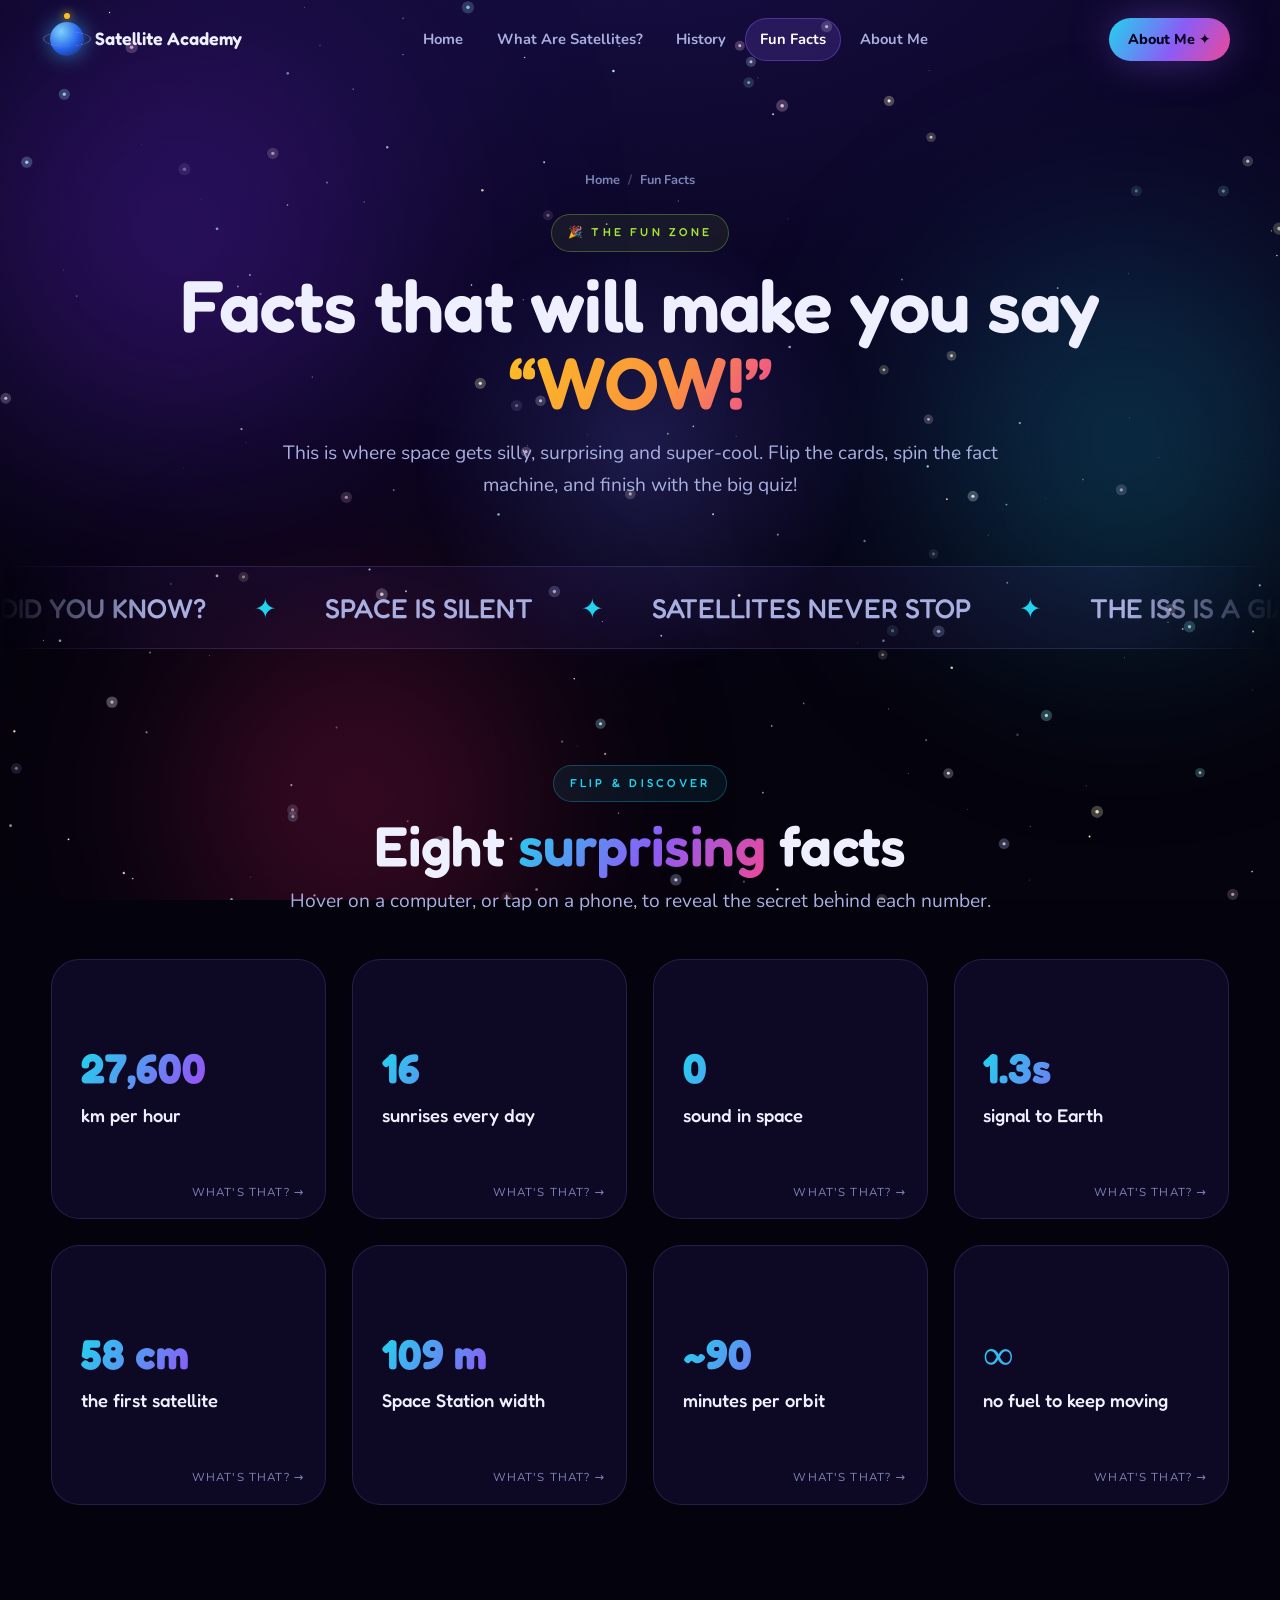
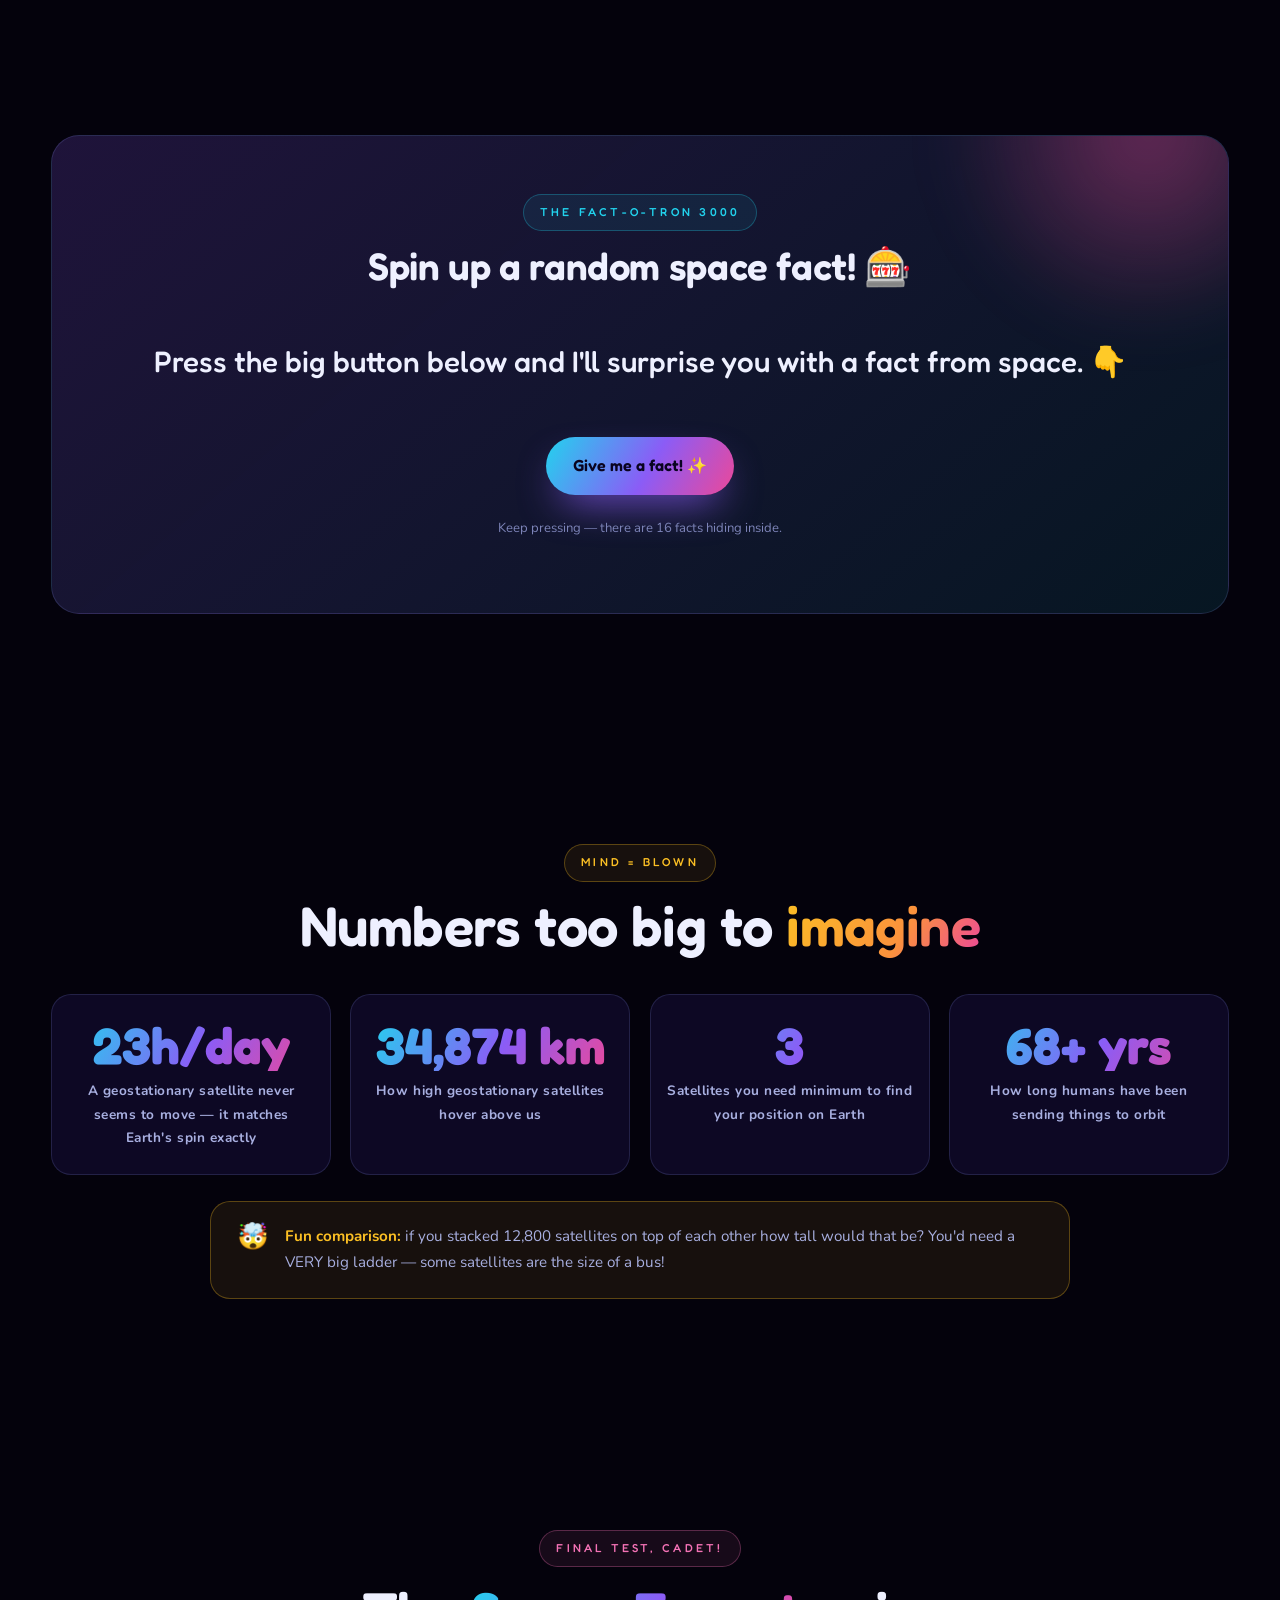
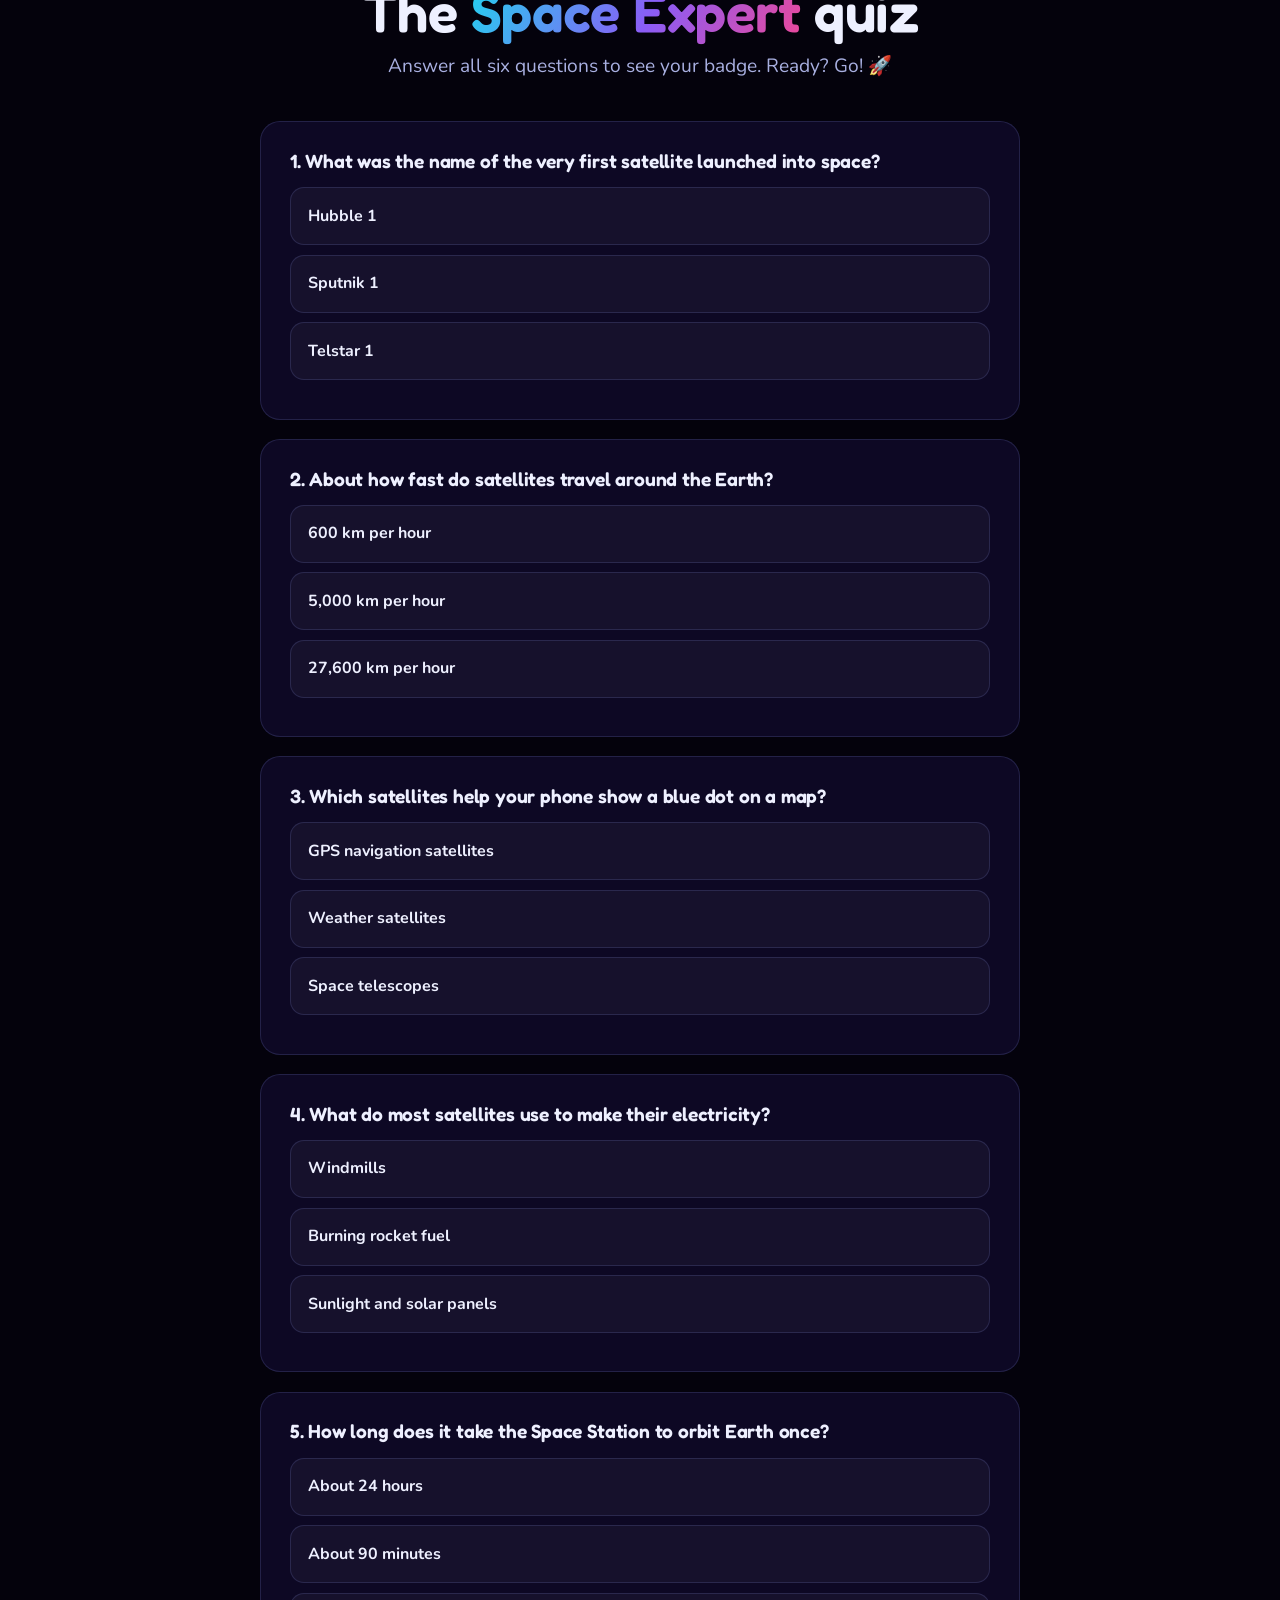
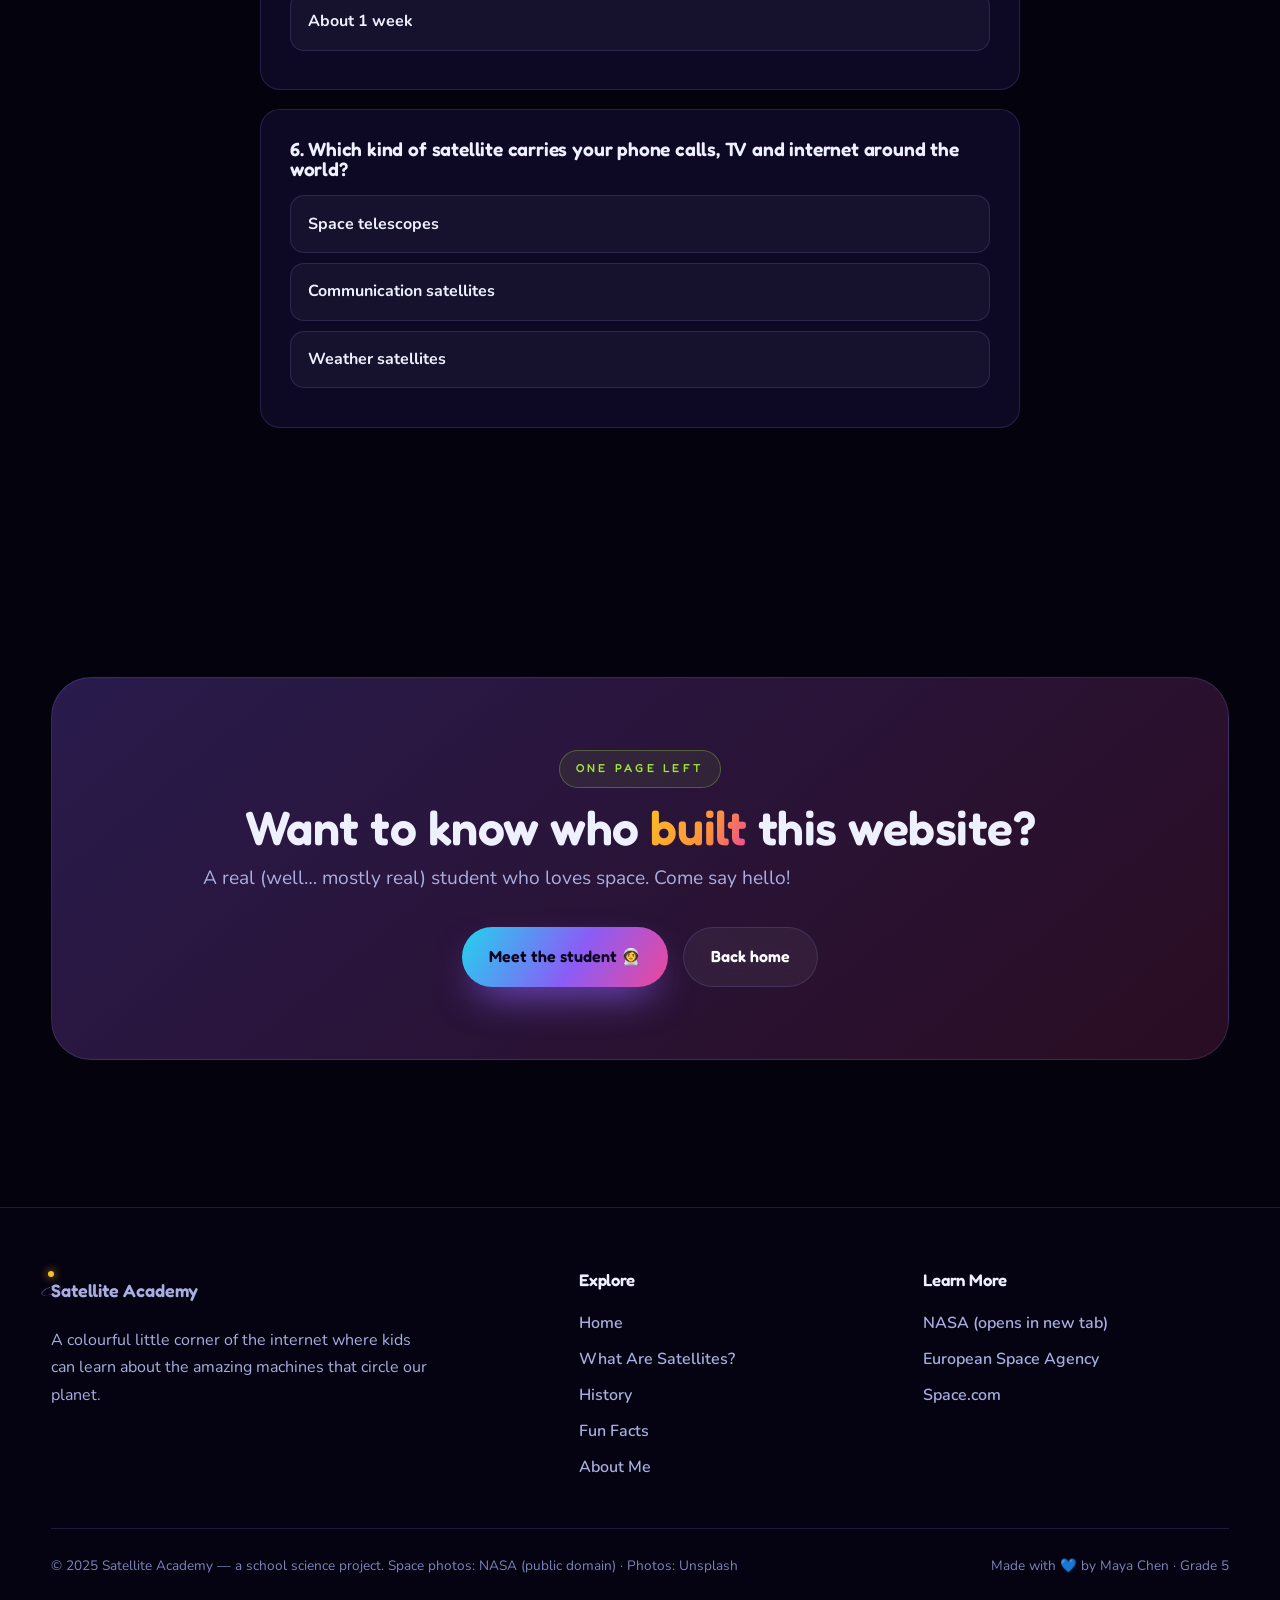
<file: Agastya/fun-facts.html>
<!DOCTYPE html>
<html lang="en">
<head>
<meta charset="UTF-8" />
<meta name="viewport" content="width=device-width, initial-scale=1" />
<title>Fun Facts — Satellite Academy</title>
<meta name="description" content="Amazing facts about human-made satellites for kids — telecom, TV, defence and science: flip cards, a random fact machine and a space quiz." />
<link rel="preconnect" href="https://fonts.googleapis.com" />
<link rel="preconnect" href="https://fonts.gstatic.com" crossorigin />
<link rel="stylesheet" href="css/style.css" />
<noscript><style>body{opacity:1 !important}</style></noscript>
<link rel="icon" href="data:image/svg+xml,<svg xmlns='http://www.w3.org/2000/svg' viewBox='0 0 100 100'><text y='.9em' font-size='90'>🛰️</text></svg>" />
</head>
<body>

<div class="progress"></div>
<canvas id="starfield"></canvas>
<div class="nebula"><i></i><i></i><i></i></div>
<div class="grain"></div>
<div class="cursor-glow"></div>

<header class="nav" id="nav">
  <div class="nav-inner">
    <a class="brand" href="index.html"><span class="brand-orbit"><span class="brand-dot"></span></span> Satellite Academy</a>
    <nav class="nav-links">
      <a href="index.html">Home</a>
      <a href="satellites.html">What Are Satellites?</a>
      <a href="history.html">History</a>
      <a href="fun-facts.html" class="active">Fun Facts</a>
      <a href="about.html">About Me</a>
    </nav>
    <a class="nav-cta" href="about.html">About Me ✦</a>
    <button class="nav-toggle" aria-label="Open menu"><span></span></button>
  </div>
</header>

<main>

<!-- ============ PAGE HERO ============ -->
<section class="page-hero">
  <div class="wrap">
    <div class="crumbs reveal"><a href="index.html">Home</a><span>/</span> Fun Facts</div>
    <span class="eyebrow lime reveal">🎉 The Fun Zone</span>
    <h1 class="h-sec reveal" style="--d:1">Facts that will make you say <span class="grad-text g2">“WOW!”</span></h1>
    <p class="lead reveal" style="--d:2">This is where space gets silly, surprising and super-cool. Flip the cards, spin the fact machine, and finish with the big quiz!</p>
  </div>
</section>

<!-- ============ MARQUEE ============ -->
<div class="marquee">
  <div class="marquee-track">
    <span>DID YOU KNOW?</span><span>SPACE IS SILENT</span><span>SATELLITES NEVER STOP</span><span>THE ISS IS A GIANT LAB</span><span>LIGHT TRAVELS IN SECONDS</span><span>EARTH IS MOSTLY BLUE</span>
    <span>DID YOU KNOW?</span><span>SPACE IS SILENT</span><span>SATELLITES NEVER STOP</span><span>THE ISS IS A GIANT LAB</span><span>LIGHT TRAVELS IN SECONDS</span><span>EARTH IS MOSTLY BLUE</span>
  </div>
</div>

<!-- ============ FLIP CARDS ============ -->
<section>
  <div class="wrap">
    <div class="center" style="margin-bottom:2.6rem">
      <span class="eyebrow reveal">Flip & discover</span>
      <h2 class="h-sec reveal">Eight <span class="grad-text">surprising</span> facts</h2>
      <p class="lead reveal">Hover on a computer, or tap on a phone, to reveal the secret behind each number.</p>
    </div>
    <div class="grid grid-4">
      <div class="flip reveal" style="--d:0"><div class="flip-inner">
        <div class="flip-face flip-front"><div class="big">27,600</div><div class="q">km per hour</div><span class="hint">What's that? →</span></div>
        <div class="flip-face flip-back"><div class="ico">💨</div><p>That's how fast satellites zoom around Earth — about <b>23 times the speed of sound!</b> Faster than anything you've ever ridden.</p></div>
      </div></div>

      <div class="flip reveal" style="--d:1"><div class="flip-inner">
        <div class="flip-face flip-front"><div class="big">16</div><div class="q">sunrises every day</div><span class="hint">What's that? →</span></div>
        <div class="flip-face flip-back"><div class="ico">🌅</div><p>Astronauts on the Space Station see the Sun come up about <b>16 times every single day!</b> That's a lot of breakfasts.</p></div>
      </div></div>

      <div class="flip reveal" style="--d:2"><div class="flip-inner">
        <div class="flip-face flip-front"><div class="big">0</div><div class="q">sound in space</div><span class="hint">What's that? →</span></div>
        <div class="flip-face flip-back"><div class="ico">🤫</div><p>Space is almost completely silent, because there's no air to carry sound. Even a giant explosion would make <b>no noise at all.</b></p></div>
      </div></div>

      <div class="flip reveal" style="--d:3"><div class="flip-inner">
        <div class="flip-face flip-front"><div class="big">1.3s</div><div class="q">signal to Earth</div><span class="hint">What's that? →</span></div>
        <div class="flip-face flip-back"><div class="ico">⚡</div><p>Radio signals travel at the speed of light. A message from the ISS reaches the ground in about <b>1.3 seconds</b> — faster than you can blink twice.</p></div>
      </div></div>

      <div class="flip reveal" style="--d:0"><div class="flip-inner">
        <div class="flip-face flip-front"><div class="big">58 cm</div><div class="q">the first satellite</div><span class="hint">What's that? →</span></div>
        <div class="flip-face flip-back"><div class="ico">⚽</div><p>Sputnik 1 was about the size of a beach ball. The first machine ever sent to space was <b>tiny!</b></p></div>
      </div></div>

      <div class="flip reveal" style="--d:1"><div class="flip-inner">
        <div class="flip-face flip-front"><div class="big">109 m</div><div class="q">Space Station width</div><span class="hint">What's that? →</span></div>
        <div class="flip-face flip-back"><div class="ico">🏟️</div><p>The International Space Station is as long as a whole <b>football field!</b> Astronauts live and work inside it together.</p></div>
      </div></div>

      <div class="flip reveal" style="--d:2"><div class="flip-inner">
        <div class="flip-face flip-front"><div class="big">~90</div><div class="q">minutes per orbit</div><span class="hint">What's that? →</span></div>
        <div class="flip-face flip-back"><div class="ico">⏱️</div><p>A satellite in low orbit goes all the way around the Earth in about <b>90 minutes</b> — that's faster than a long film.</p></div>
      </div></div>

      <div class="flip reveal" style="--d:3"><div class="flip-inner">
        <div class="flip-face flip-front"><div class="big">∞</div><div class="q">no fuel to keep moving</div><span class="hint">What's that? →</span></div>
        <div class="flip-face flip-back"><div class="ico">🔄</div><p>In space there's no air to slow it down, so a satellite can keep gliding on its orbit for <b>years</b> without using fuel.</p></div>
      </div></div>
    </div>
  </div>
</section>

<!-- ============ FACT MACHINE ============ -->
<section>
  <div class="wrap">
    <div class="machine reveal-scale">
      <span class="eyebrow cyan">The Fact-o-Tron 3000</span>
      <h2 class="h-sec" style="font-size:clamp(1.6rem,4vw,2.4rem)">Spin up a random space fact! 🎰</h2>
      <div class="fact" id="factBox">Press the big button below and I'll surprise you with a fact from space. 👇</div>
      <button class="btn btn-primary" id="factBtn" data-facts='[
        "A satellite in low orbit travels around the whole Earth in about 90 minutes — faster than most films! 🎬",
        "The word ‘satellite’ comes from Latin and means ‘attendant’ or ‘companion’ — like a little friend that follows Earth everywhere. 👯",
        "There is no sound in space because there is no air. A rocket launch is only loud because of our atmosphere! 🔇",
        "GPS satellites carry super-accurate atomic clocks. They are so precise they only lose about one second every few million years. ⏰",
        "The International Space Station is the most expensive object ever built — kind of like a giant, floating science lab. 🔬",
        "Satellites see about 16 sunrises and sunsets every day as they whirl around our planet. 🌅",
        "Some satellites fly over the poles from north to south. They can photograph the whole Earth in just a few days. 🧭",
        "The James Webb Space Telescope’s giant mirror is made of 18 gold-coloured hexagons working together like one big eye. 🪞",
        "Satellites help firefighters spot forest fires from space within minutes of them starting. 🔥",
        "Space junk — old dead satellites and rocket parts — orbits Earth too, and engineers work hard to keep it from bumping into working satellites. ♻️",
        "Because there is no air in space, satellites keep gliding without needing fuel. Gravity is their invisible leash. 🪢",
        "The first satellite ever, Sputnik 1, was only 58 cm wide and beeped for just 21 days. 🛰️",
        "Phone calls, TV shows and internet all jump up to a communications satellite and back down again in a fraction of a second. 📡",
        "One big broadcast satellite can send the same TV channel to millions of homes across a whole continent at the same time. 📺",
        "Some satellites are specially built to spot a missile launch the moment it happens, giving countries an early warning. 🛡️",
        "Satellite phones work where there are no towers at all — on a ship in the middle of the ocean or on top of a mountain. 📱"
      ]'>Give me a fact! ✨</button>
      <p style="color:var(--dim);font-size:.82rem;margin-top:1.4rem;position:relative">Keep pressing — there are 16 facts hiding inside.</p>
    </div>
  </div>
</section>

<!-- ============ WHOA NUMBERS ============ -->
<section>
  <div class="wrap">
    <div class="center" style="margin-bottom:2.4rem">
      <span class="eyebrow amber reveal">Mind = blown</span>
      <h2 class="h-sec reveal">Numbers too big to <span class="grad-text g2">imagine</span></h2>
    </div>
    <div class="stats">
      <div class="stat reveal" style="--d:0"><div class="n" data-count="24" data-suffix="h/day">0</div><div class="l">A geostationary satellite never seems to move — it matches Earth's spin exactly</div></div>
      <div class="stat reveal" style="--d:1"><div class="n" data-count="35786" data-suffix=" km">0</div><div class="l">How high geostationary satellites hover above us</div></div>
      <div class="stat reveal" style="--d:2"><div class="n" data-count="3">0</div><div class="l">Satellites you need minimum to find your position on Earth</div></div>
      <div class="stat reveal" style="--d:3"><div class="n" data-count="70" data-suffix="+ yrs">0</div><div class="l">How long humans have been sending things to orbit</div></div>
    </div>
    <div class="note reveal" style="max-width:860px;margin-inline:auto">
      <span class="e">🤯</span>
      <p><b>Fun comparison:</b> if you stacked 12,800 satellites on top of each other how tall would that be? You'd need a VERY big ladder — some satellites are the size of a bus!</p>
    </div>
  </div>
</section>

<!-- ============ QUIZ ============ -->
<section>
  <div class="wrap">
    <div class="center" style="margin-bottom:2.4rem">
      <span class="eyebrow pink reveal">Final test, cadet!</span>
      <h2 class="h-sec reveal">The <span class="grad-text">Space Expert</span> quiz</h2>
      <p class="lead reveal">Answer all six questions to see your badge. Ready? Go! 🚀</p>
    </div>

    <div class="quiz" id="quiz">
      <div class="q-block reveal">
        <h3>1. What was the name of the very first satellite launched into space?</h3>
        <button class="q-opt" data-correct="0">Hubble 1</button>
        <button class="q-opt" data-correct="1">Sputnik 1</button>
        <button class="q-opt" data-correct="0">Telstar 1</button>
      </div>
      <div class="q-block reveal">
        <h3>2. About how fast do satellites travel around the Earth?</h3>
        <button class="q-opt" data-correct="0">600 km per hour</button>
        <button class="q-opt" data-correct="0">5,000 km per hour</button>
        <button class="q-opt" data-correct="1">27,600 km per hour</button>
      </div>
      <div class="q-block reveal">
        <h3>3. Which satellites help your phone show a blue dot on a map?</h3>
        <button class="q-opt" data-correct="1">GPS navigation satellites</button>
        <button class="q-opt" data-correct="0">Weather satellites</button>
        <button class="q-opt" data-correct="0">Space telescopes</button>
      </div>
      <div class="q-block reveal">
        <h3>4. What do most satellites use to make their electricity?</h3>
        <button class="q-opt" data-correct="0">Windmills</button>
        <button class="q-opt" data-correct="0">Burning rocket fuel</button>
        <button class="q-opt" data-correct="1">Sunlight and solar panels</button>
      </div>
      <div class="q-block reveal">
        <h3>5. How long does it take the Space Station to orbit Earth once?</h3>
        <button class="q-opt" data-correct="0">About 24 hours</button>
        <button class="q-opt" data-correct="1">About 90 minutes</button>
        <button class="q-opt" data-correct="0">About 1 week</button>
      </div>
      <div class="q-block reveal">
        <h3>6. Which kind of satellite carries your phone calls, TV and internet around the world?</h3>
        <button class="q-opt" data-correct="0">Space telescopes</button>
        <button class="q-opt" data-correct="1">Communication satellites</button>
        <button class="q-opt" data-correct="0">Weather satellites</button>
      </div>
      <div class="quiz-result" id="quizResult"></div>
    </div>
  </div>
</section>

<!-- ============ CTA ============ -->
<section>
  <div class="wrap">
    <div class="cta-band reveal-scale">
      <span class="eyebrow lime">One page left</span>
      <h2 style="margin:.9rem 0 .6rem">Want to know who <span class="grad-text g2">built</span> this website?</h2>
      <p class="lead center">A real (well… mostly real) student who loves space. Come say hello!</p>
      <div class="btn-row">
        <a class="btn btn-primary" href="about.html"><span class="shimmer"></span>Meet the student 👩‍🚀</a>
        <a class="btn btn-ghost" href="index.html">Back home</a>
      </div>
    </div>
  </div>
</section>

</main>

<footer>
  <div class="wrap">
    <div class="foot-grid">
      <div>
        <a class="brand" href="index.html" style="margin-bottom:1rem"><span class="brand-orbit"><span class="brand-dot"></span></span> Satellite Academy</a>
        <p style="color:var(--muted);max-width:38ch;margin-top:1rem">A colourful little corner of the internet where kids can learn about the amazing machines that circle our planet.</p>
      </div>
      <div>
        <h4>Explore</h4>
        <a href="index.html">Home</a>
        <a href="satellites.html">What Are Satellites?</a>
        <a href="history.html">History</a>
        <a href="fun-facts.html">Fun Facts</a>
        <a href="about.html">About Me</a>
      </div>
      <div>
        <h4>Learn More</h4>
        <a href="https://www.nasa.gov" target="_blank" rel="noopener">NASA (opens in new tab)</a>
        <a href="https://www.esa.int" target="_blank" rel="noopener">European Space Agency</a>
        <a href="https://www.space.com" target="_blank" rel="noopener">Space.com</a>
      </div>
    </div>
    <div class="foot-bottom">
      <span>© 2025 Satellite Academy — a school science project. Space photos: NASA (public domain) · Photos: Unsplash</span>
      <span class="made">Made with 💙 by Maya Chen · Grade 5</span>
    </div>
  </div>
</footer>

<script src="js/main.js"></script>
</body>
</html>
</file>
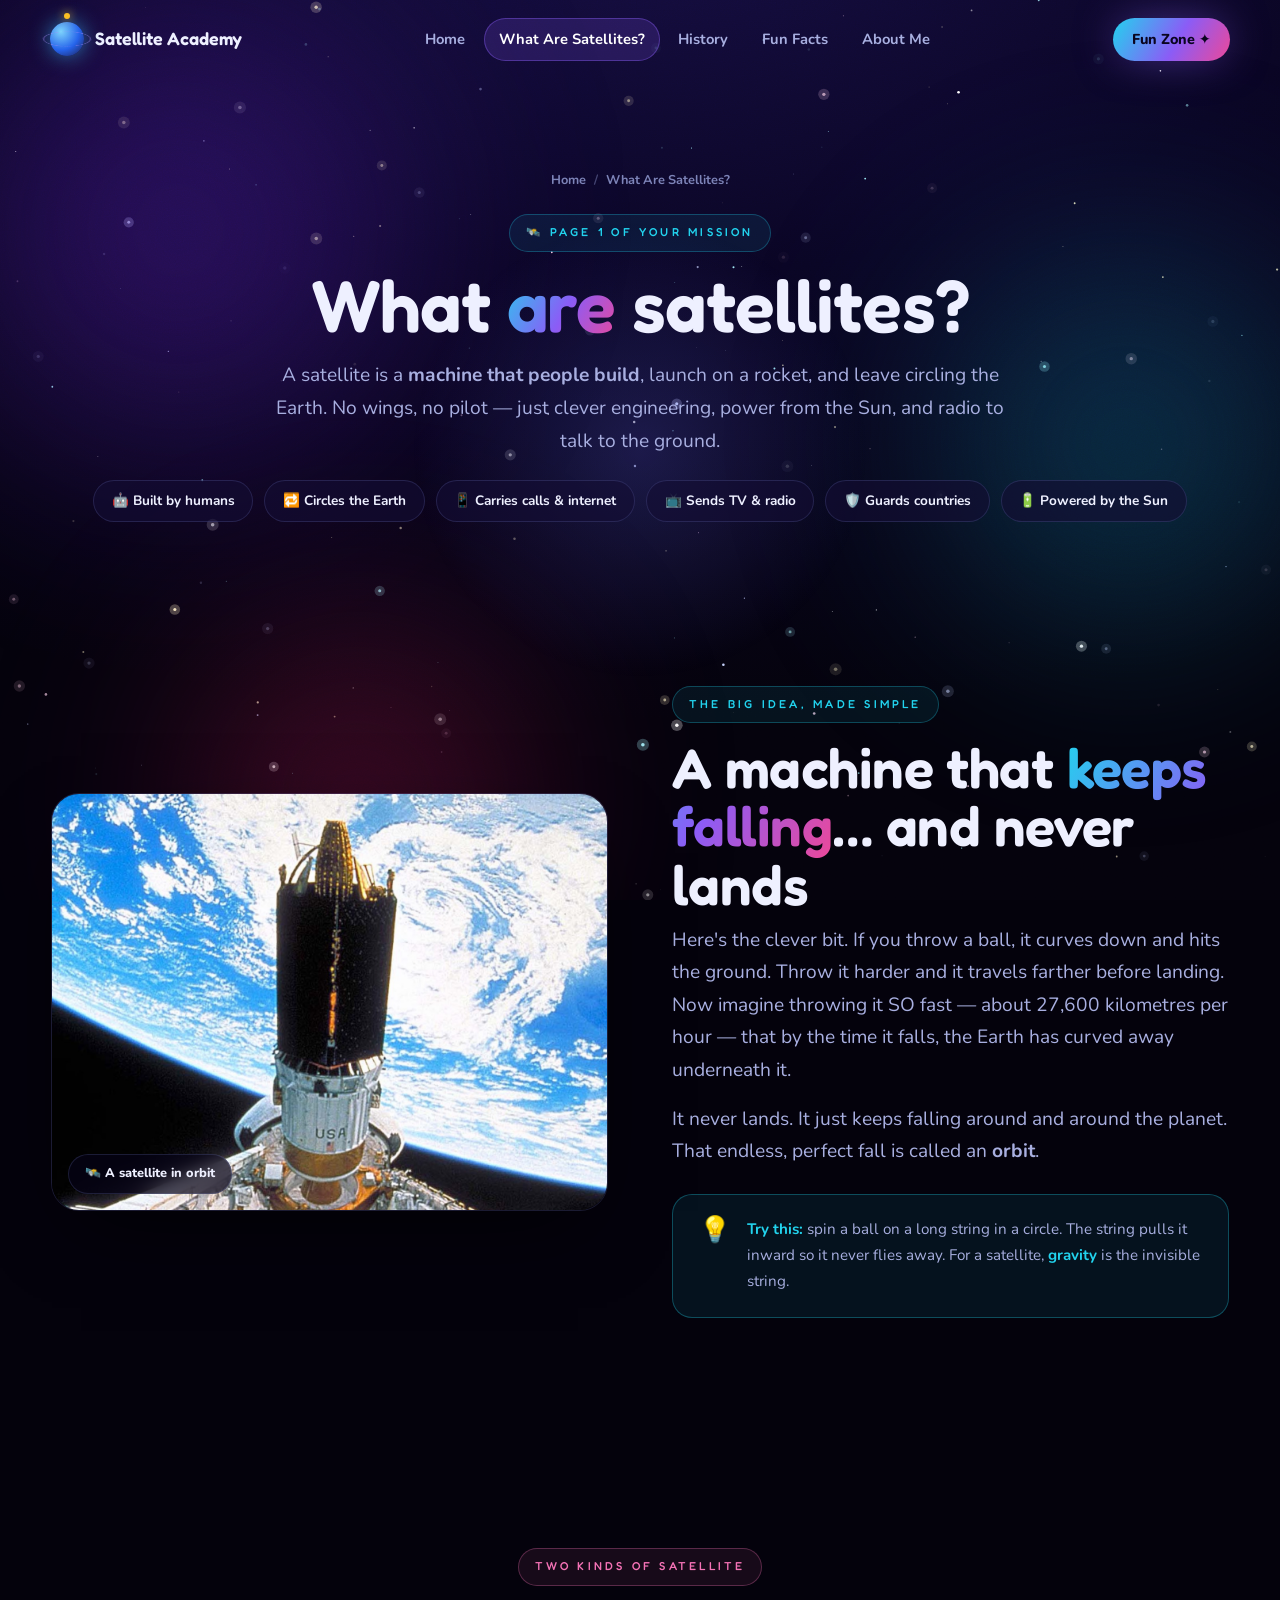
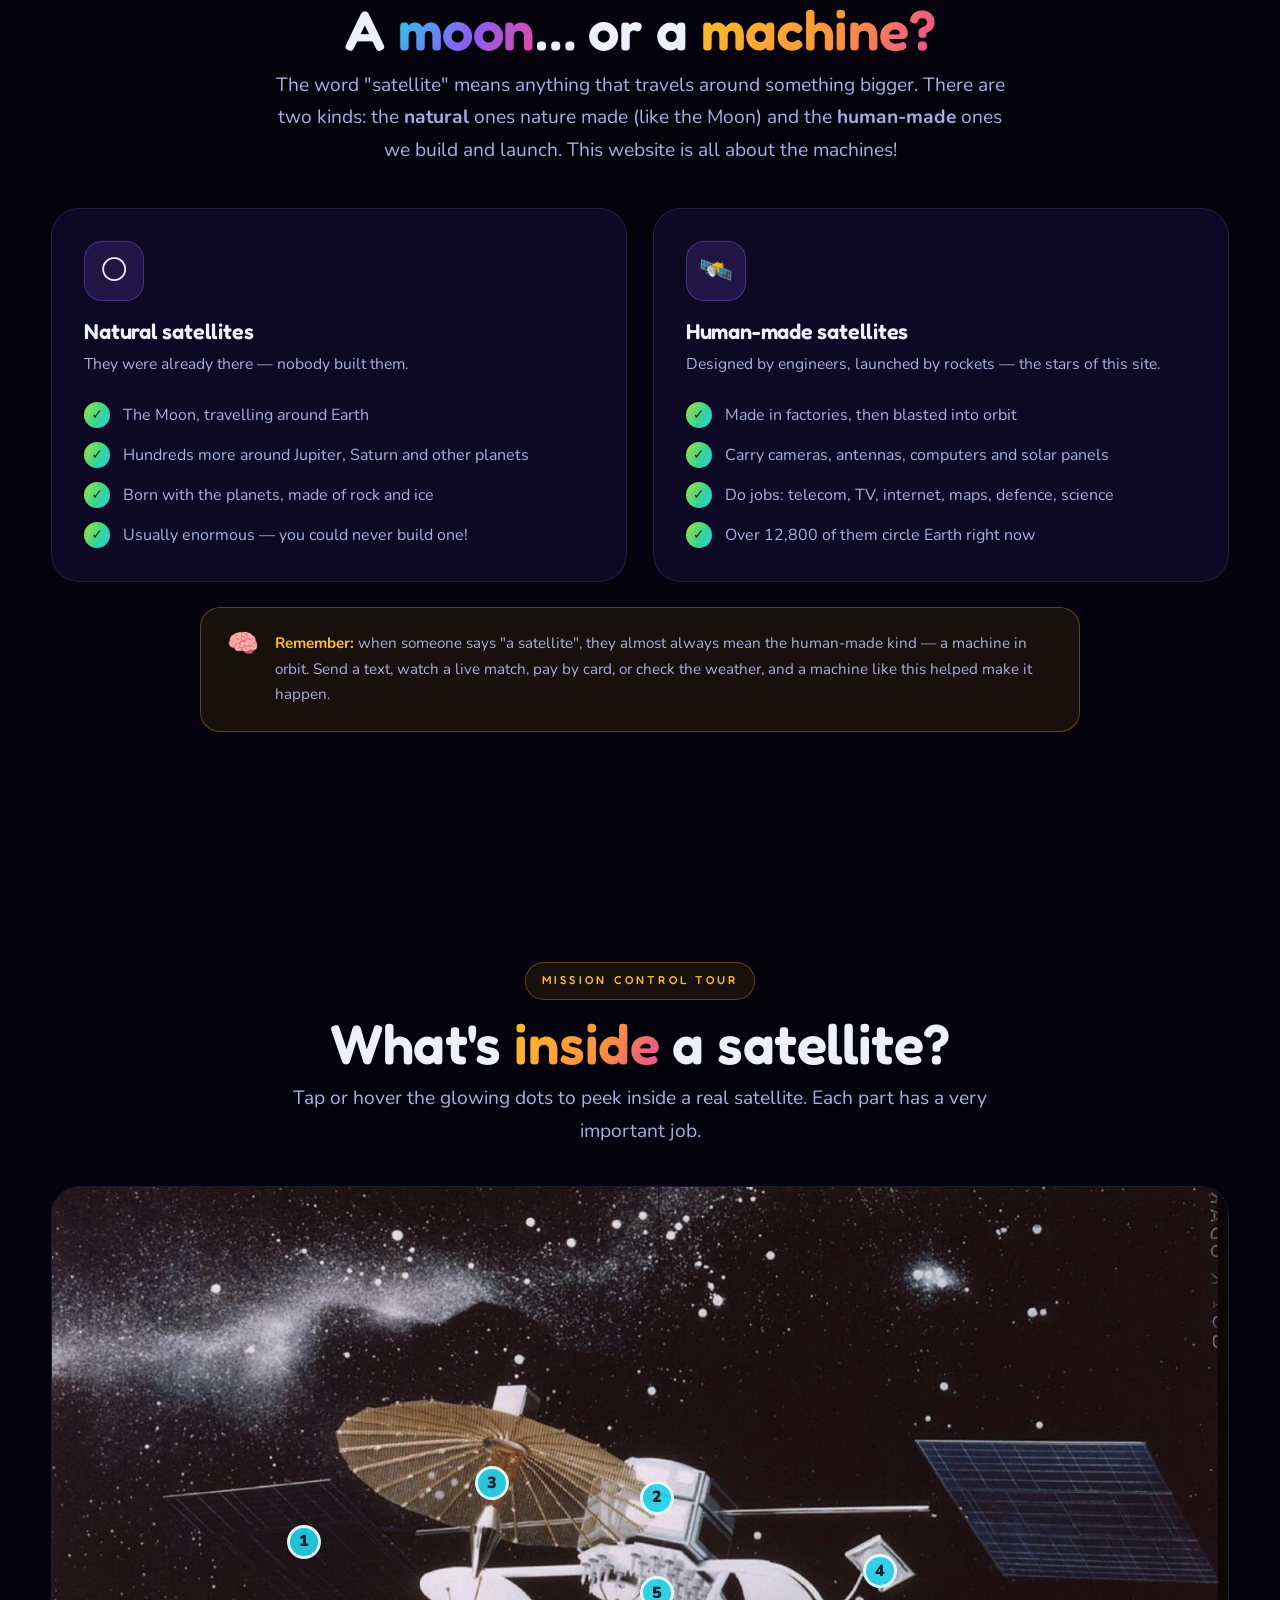
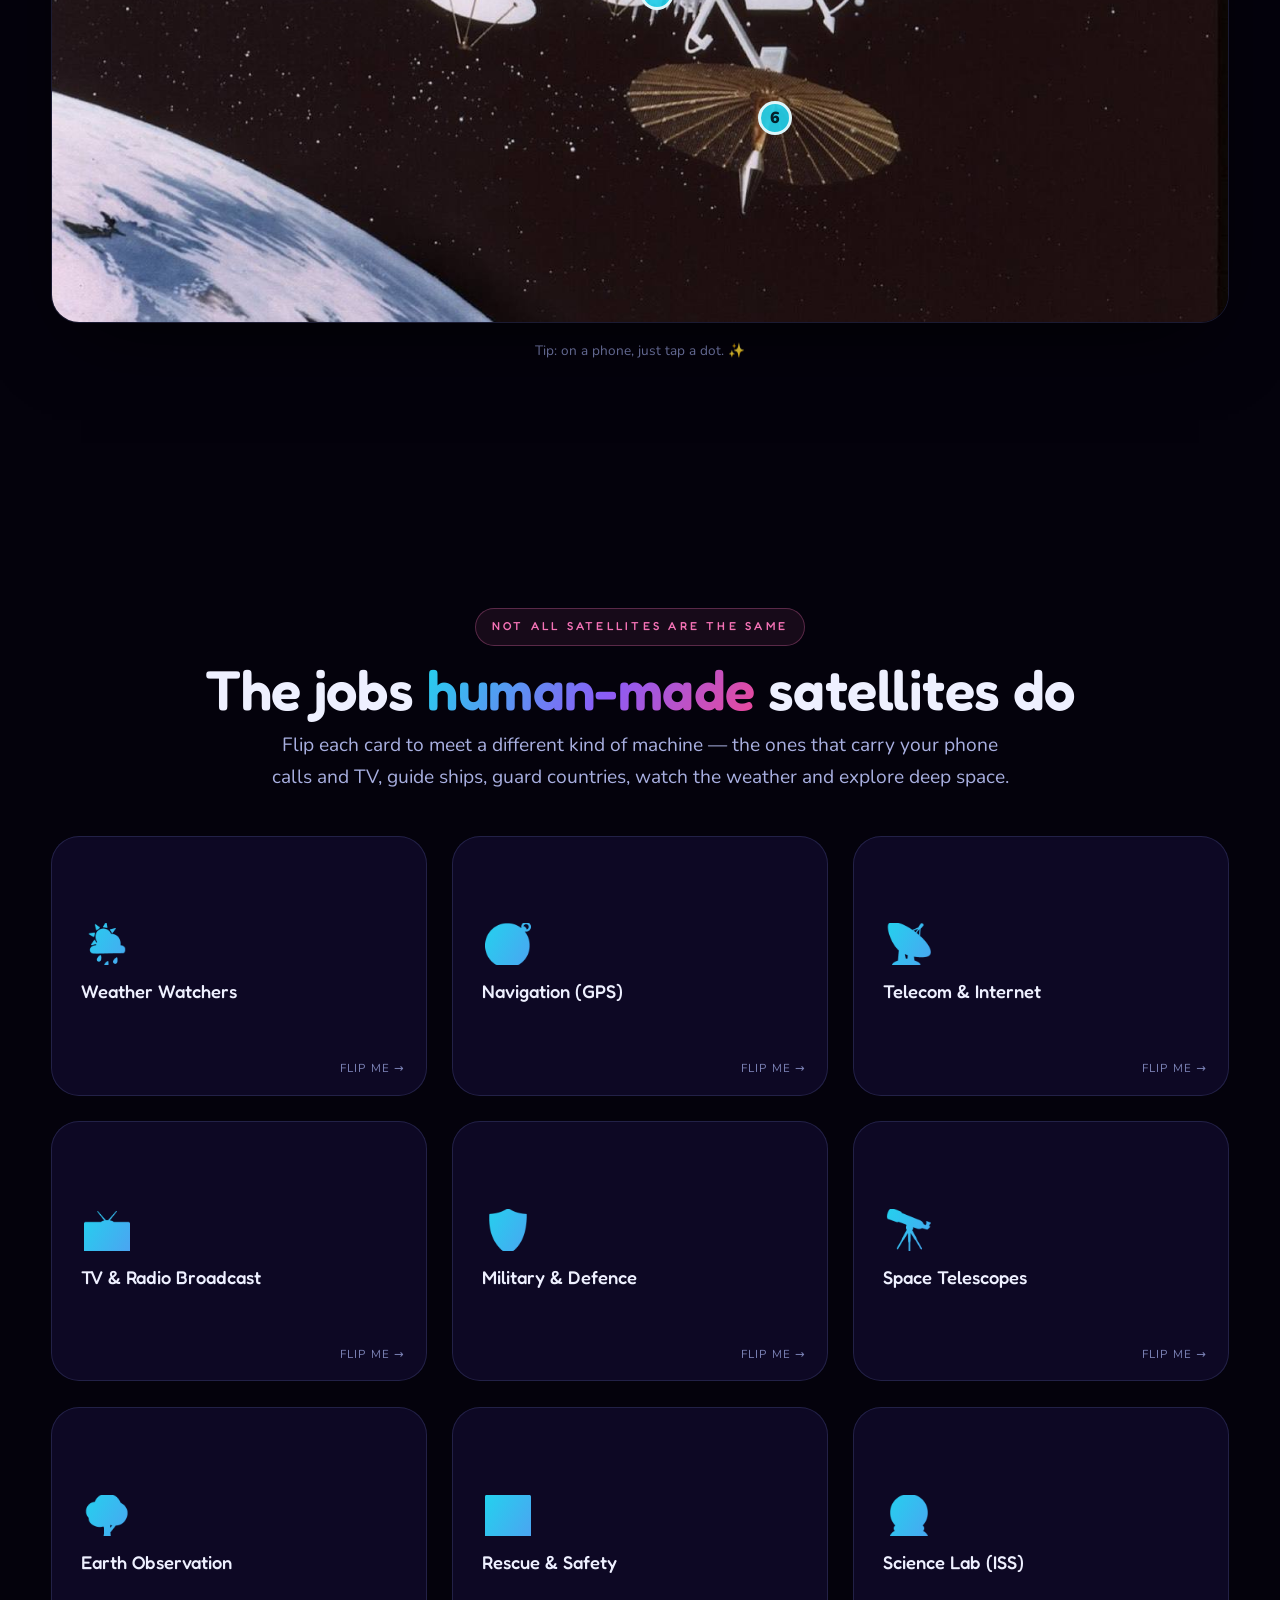
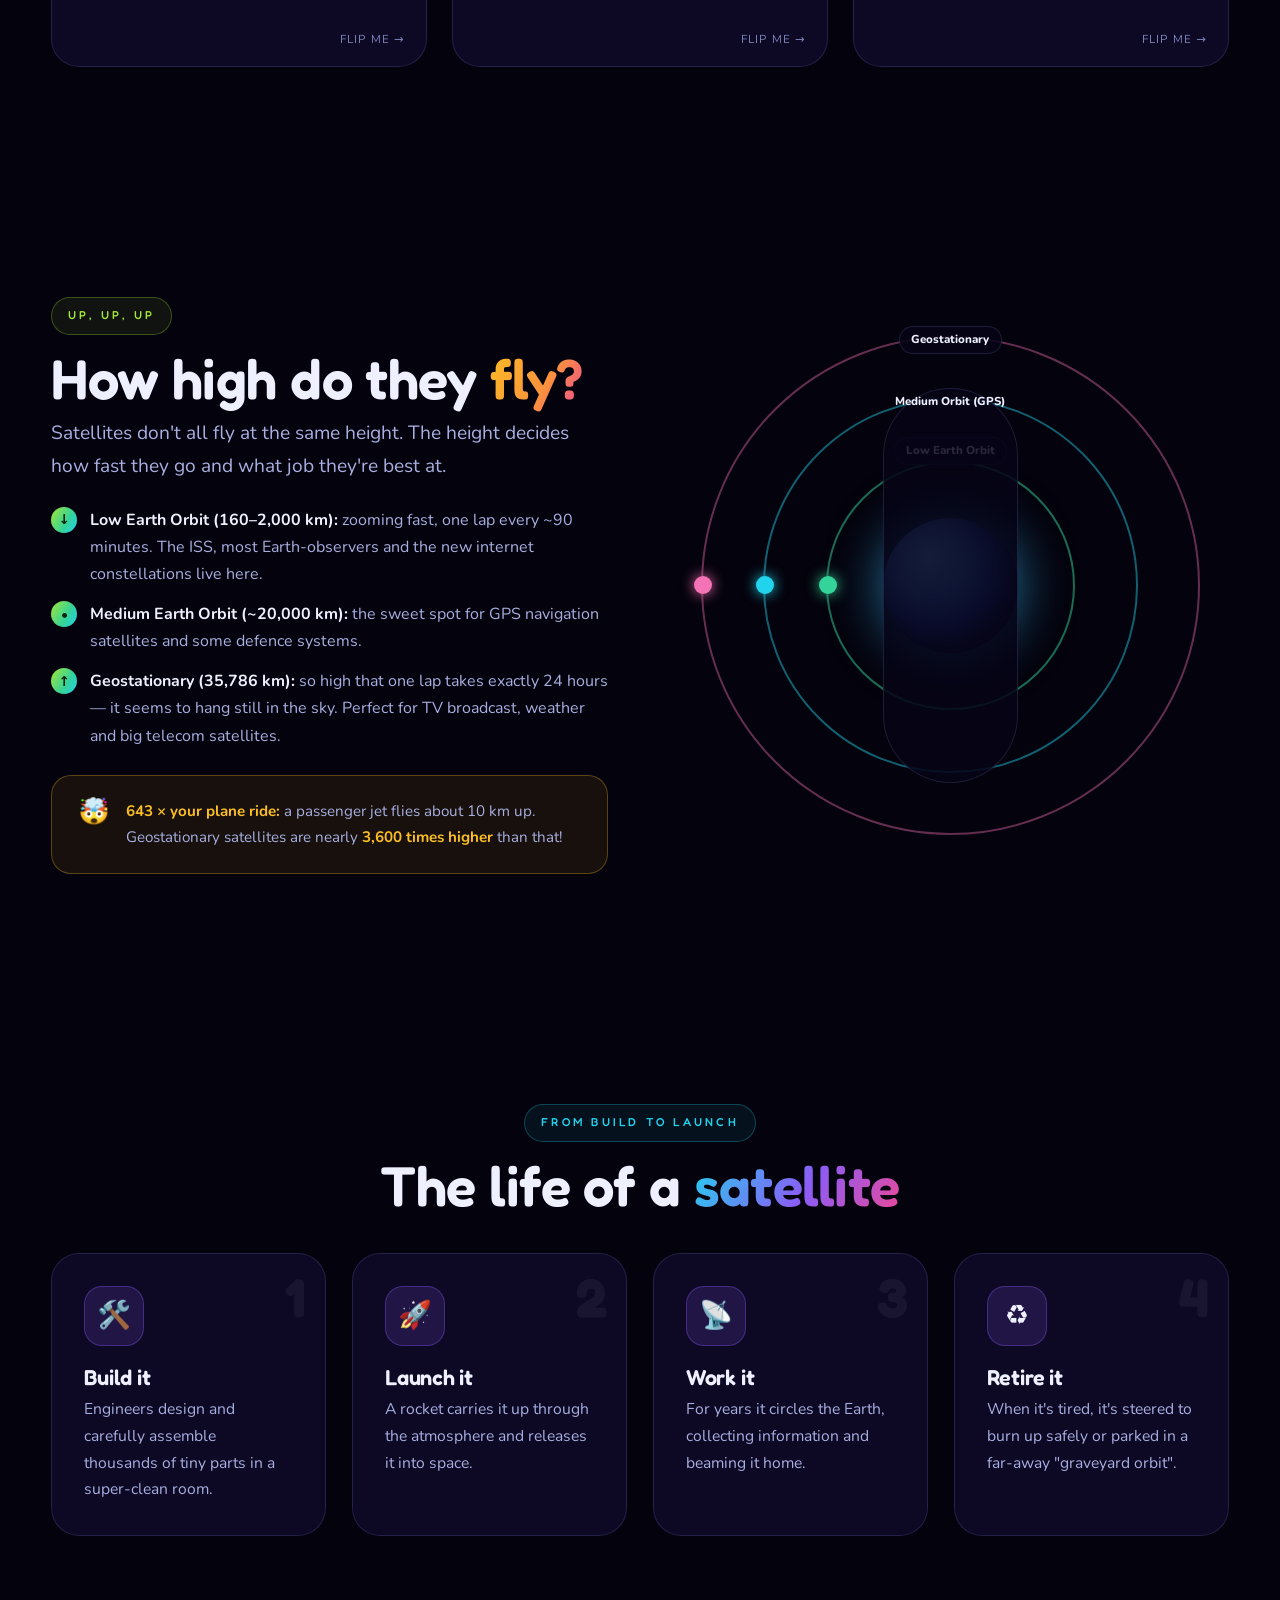
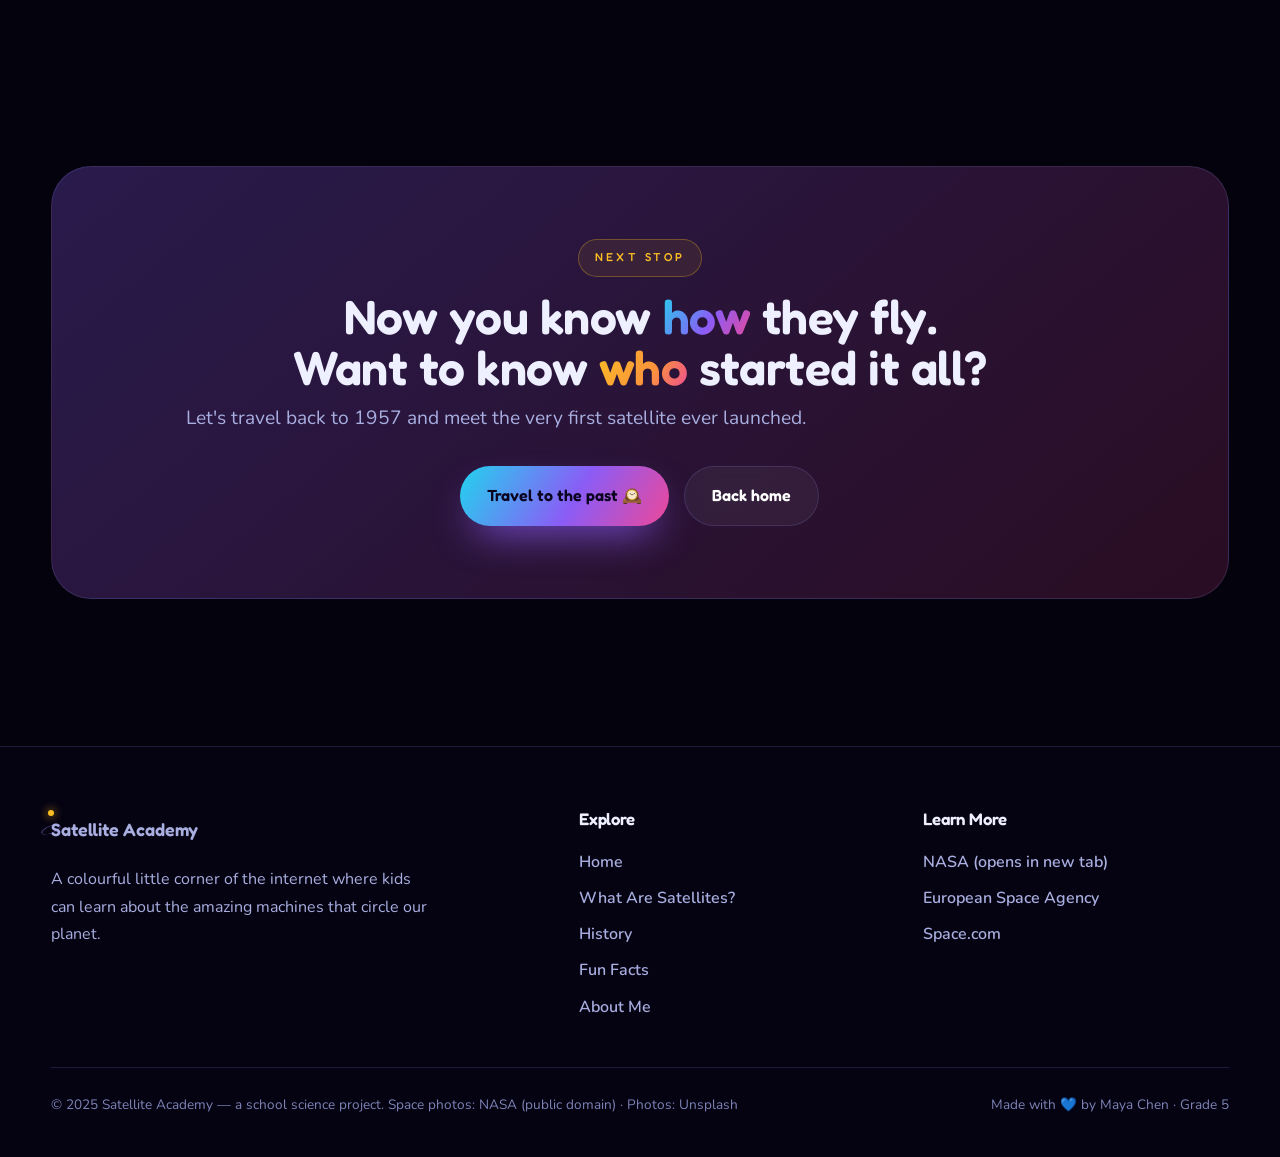
<file: Agastya/satellites.html>
<!DOCTYPE html>
<html lang="en">
<head>
<meta charset="UTF-8" />
<meta name="viewport" content="width=device-width, initial-scale=1" />
<title>What Are Satellites? — Satellite Academy</title>
<meta name="description" content="What is a human-made satellite? A simple, fun guide for kids: what's inside one, how it stays in orbit, and the jobs they do — telecom, TV, internet, navigation, weather, defence and science." />
<link rel="preconnect" href="https://fonts.googleapis.com" />
<link rel="preconnect" href="https://fonts.gstatic.com" crossorigin />
<link rel="stylesheet" href="css/style.css" />
<noscript><style>body{opacity:1 !important}</style></noscript>
<link rel="icon" href="data:image/svg+xml,<svg xmlns='http://www.w3.org/2000/svg' viewBox='0 0 100 100'><text y='.9em' font-size='90'>🛰️</text></svg>" />
</head>
<body>

<div class="progress"></div>
<canvas id="starfield"></canvas>
<div class="nebula"><i></i><i></i><i></i></div>
<div class="grain"></div>
<div class="cursor-glow"></div>

<header class="nav" id="nav">
  <div class="nav-inner">
    <a class="brand" href="index.html"><span class="brand-orbit"><span class="brand-dot"></span></span> Satellite Academy</a>
    <nav class="nav-links">
      <a href="index.html">Home</a>
      <a href="satellites.html" class="active">What Are Satellites?</a>
      <a href="history.html">History</a>
      <a href="fun-facts.html">Fun Facts</a>
      <a href="about.html">About Me</a>
    </nav>
    <a class="nav-cta" href="fun-facts.html">Fun Zone ✦</a>
    <button class="nav-toggle" aria-label="Open menu"><span></span></button>
  </div>
</header>

<main>

<!-- ============ PAGE HERO ============ -->
<section class="page-hero">
  <div class="wrap">
    <div class="crumbs reveal"><a href="index.html">Home</a><span>/</span> What Are Satellites?</div>
    <span class="eyebrow reveal">🛰️ Page 1 of your mission</span>
    <h1 class="h-sec reveal" style="--d:1">What <span class="grad-text">are</span> satellites?</h1>
    <p class="lead reveal" style="--d:2">A satellite is a <b>machine that people build</b>, launch on a rocket, and leave circling the Earth. No wings, no pilot — just clever engineering, power from the Sun, and radio to talk to the ground.</p>
    <div class="pill-row reveal" style="--d:3">
      <span class="pill">🤖 Built by humans</span>
      <span class="pill">🔁 Circles the Earth</span>
      <span class="pill">📱 Carries calls &amp; internet</span>
      <span class="pill">📺 Sends TV &amp; radio</span>
      <span class="pill">🛡️ Guards countries</span>
      <span class="pill">🔋 Powered by the Sun</span>
    </div>
  </div>
</section>

<!-- ============ INTRO SPLIT ============ -->
<section>
  <div class="wrap split">
    <div class="split-media reveal-l">
      <img src="img/satellite-over-earth.jpg" alt="A communications satellite floating in orbit high above Earth's clouds" loading="lazy" />
      <span class="tag">🛰️ A satellite in orbit</span>
    </div>
    <div class="reveal-r">
      <span class="eyebrow cyan">The big idea, made simple</span>
      <h2 class="h-sec">A machine that <span class="grad-text">keeps falling</span>… and never lands</h2>
      <p class="lead">Here's the clever bit. If you throw a ball, it curves down and hits the ground. Throw it harder and it travels farther before landing. Now imagine throwing it SO fast — about 27,600 kilometres per hour — that by the time it falls, the Earth has curved away underneath it.</p>
      <p class="lead">It never lands. It just keeps falling around and around the planet. That endless, perfect fall is called an <b>orbit</b>.</p>
      <div class="note cyan">
        <span class="e">💡</span>
        <p><b>Try this:</b> spin a ball on a long string in a circle. The string pulls it inward so it never flies away. For a satellite, <b>gravity</b> is the invisible string.</p>
      </div>
    </div>
  </div>
</section>

<!-- ============ NATURAL VS HUMAN-MADE ============ -->
<section>
  <div class="wrap">
    <div class="center" style="margin-bottom:2.6rem">
      <span class="eyebrow pink reveal">Two kinds of satellite</span>
      <h2 class="h-sec reveal">A <span class="grad-text">moon</span>… or a <span class="grad-text g2">machine?</span></h2>
      <p class="lead reveal">The word "satellite" means anything that travels around something bigger. There are two kinds: the <b>natural</b> ones nature made (like the Moon) and the <b>human-made</b> ones we build and launch. This website is all about the machines!</p>
    </div>
    <div class="grid grid-2">
      <div class="card reveal-l" data-tilt>
        <div class="ico">🌕</div>
        <h3>Natural satellites</h3>
        <p style="margin-bottom:1rem">They were already there — nobody built them.</p>
        <ul class="tick">
          <li><span class="ck">✓</span><span>The Moon, travelling around Earth</span></li>
          <li><span class="ck">✓</span><span>Hundreds more around Jupiter, Saturn and other planets</span></li>
          <li><span class="ck">✓</span><span>Born with the planets, made of rock and ice</span></li>
          <li><span class="ck">✓</span><span>Usually enormous — you could never build one!</span></li>
        </ul>
      </div>
      <div class="card reveal-r" data-tilt>
        <div class="ico">🛰️</div>
        <h3>Human-made satellites</h3>
        <p style="margin-bottom:1rem">Designed by engineers, launched by rockets — the stars of this site.</p>
        <ul class="tick">
          <li><span class="ck">✓</span><span>Made in factories, then blasted into orbit</span></li>
          <li><span class="ck">✓</span><span>Carry cameras, antennas, computers and solar panels</span></li>
          <li><span class="ck">✓</span><span>Do jobs: telecom, TV, internet, maps, defence, science</span></li>
          <li><span class="ck">✓</span><span>Over 12,800 of them circle Earth right now</span></li>
        </ul>
      </div>
    </div>
    <div class="note reveal" style="max-width:880px;margin-inline:auto">
      <span class="e">🧠</span>
      <p><b>Remember:</b> when someone says "a satellite", they almost always mean the human-made kind — a machine in orbit. Send a text, watch a live match, pay by card, or check the weather, and a machine like this helped make it happen.</p>
    </div>
  </div>
</section>

<!-- ============ ANATOMY ============ -->
<section>
  <div class="wrap">
    <div class="center" style="margin-bottom:2.4rem">
      <span class="eyebrow amber reveal">Mission control tour</span>
      <h2 class="h-sec reveal">What's <span class="grad-text g2">inside</span> a satellite?</h2>
      <p class="lead reveal">Tap or hover the glowing dots to peek inside a real satellite. Each part has a very important job.</p>
    </div>

    <div class="anatomy reveal-scale">
      <img src="img/tdrs-satellite.jpg" alt="A real communications relay satellite in orbit above Earth, showing its body, solar panels and dish antennas" loading="lazy" />

      <div class="hotspot" style="left:20%;top:46%">1<span class="hot-tip"><b>Solar Panels ☀️</b>Big flat wings that catch sunlight and turn it into electricity. No batteries needed for years!</span></div>
      <div class="hotspot" style="left:50%;top:40%">2<span class="hot-tip"><b>The Body (Bus) 📦</b>The main box. It holds the computer brain, the batteries, and all the clever electronics.</span></div>
      <div class="hotspot" style="left:36%;top:38%">3<span class="hot-tip"><b>Big Dish Antenna 📡</b>Like ears and a mouth. It sends signals down to Earth and listens for new instructions.</span></div>
      <div class="hotspot" style="left:69%;top:50%">4<span class="hot-tip"><b>Sensor &amp; Controls 🎛️</b>The eyes and ears. They measure exactly which way the satellite is pointing and send the data home.</span></div>
      <div class="hotspot" style="left:50%;top:53%">5<span class="hot-tip"><b>Rocket Thruster 🚀</b>A tiny engine that gives gentle pushes to keep the satellite on the right path.</span></div>
      <div class="hotspot" style="left:60%;top:70%">6<span class="hot-tip"><b>Second Dish Antenna 📡</b>One satellite often carries more than one dish, so it can talk to different places on Earth at the same time.</span></div>
    </div>
    <p class="center" style="color:var(--dim);font-size:.85rem;margin-top:1rem">Tip: on a phone, just tap a dot. ✨</p>
  </div>
</section>

<!-- ============ TYPES (FLIP) ============ -->
<section>
  <div class="wrap">
    <div class="center" style="margin-bottom:2.6rem">
      <span class="eyebrow pink reveal">Not all satellites are the same</span>
      <h2 class="h-sec reveal">The jobs <span class="grad-text">human-made</span> satellites do</h2>
      <p class="lead reveal">Flip each card to meet a different kind of machine — the ones that carry your phone calls and TV, guide ships, guard countries, watch the weather and explore deep space.</p>
    </div>
    <div class="grid grid-3">
      <div class="flip reveal" style="--d:0">
        <div class="flip-inner">
          <div class="flip-face flip-front"><div class="big">🌦️</div><div class="q">Weather Watchers</div><span class="hint">Flip me →</span></div>
          <div class="flip-face flip-back"><div class="ico">🌪️</div><p>They photograph clouds, oceans and storms from above. That's how we know a hurricane is coming <b>days before</b> it arrives — plenty of time to stay safe.</p></div>
        </div>
      </div>
      <div class="flip reveal" style="--d:1">
        <div class="flip-inner">
          <div class="flip-face flip-front"><div class="big">🧭</div><div class="q">Navigation (GPS)</div><span class="hint">Flip me →</span></div>
          <div class="flip-face flip-back"><div class="ico">📍</div><p>These satellites call out the time and their position. Your phone listens to several at once and does clever maths to show the little blue dot — <b>your exact spot on Earth!</b></p></div>
        </div>
      </div>
      <div class="flip reveal" style="--d:2">
        <div class="flip-inner">
          <div class="flip-face flip-front"><div class="big">📡</div><div class="q">Telecom &amp; Internet</div><span class="hint">Flip me →</span></div>
          <div class="flip-face flip-back"><div class="ico">🌐</div><p>Phone calls, texts, live video and internet all travel up to a satellite and back down. That's how a ship in the ocean, a plane over a desert or a village with no cables still gets online — and huge new "constellations" like Starlink beam fast internet everywhere on Earth.</p></div>
        </div>
      </div>
      <div class="flip reveal" style="--d:1">
        <div class="flip-inner">
          <div class="flip-face flip-front"><div class="big">📺</div><div class="q">TV &amp; Radio Broadcast</div><span class="hint">Flip me →</span></div>
          <div class="flip-face flip-back"><div class="ico">🎙️</div><p>One big broadcast satellite can send the very same TV channel or radio show to millions of homes at once — right across a whole continent, with no cables and no towers needed.</p></div>
        </div>
      </div>
      <div class="flip reveal" style="--d:2">
        <div class="flip-inner">
          <div class="flip-face flip-front"><div class="big">🛡️</div><div class="q">Military &amp; Defence</div><span class="hint">Flip me →</span></div>
          <div class="flip-face flip-back"><div class="ico">👁️</div><p>Countries use their own satellites to keep watch over borders, spot danger such as a rocket launch very early, and keep soldiers, ships and planes in touch. Grown-ups call these <b>reconnaissance</b> and <b>early-warning</b> satellites.</p></div>
        </div>
      </div>
      <div class="flip reveal" style="--d:0">
        <div class="flip-inner">
          <div class="flip-face flip-front"><div class="big">🔭</div><div class="q">Space Telescopes</div><span class="hint">Flip me →</span></div>
          <div class="flip-face flip-back"><div class="ico">🌌</div><p>Up in space there's no air to blur the view. Telescopes like Hubble and James Webb take the clearest pictures ever of distant stars and galaxies.</p></div>
        </div>
      </div>
      <div class="flip reveal" style="--d:1">
        <div class="flip-inner">
          <div class="flip-face flip-front"><div class="big">🌳</div><div class="q">Earth Observation</div><span class="hint">Flip me →</span></div>
          <div class="flip-face flip-back"><div class="ico">🐧</div><p>They keep an eye on forests, melting ice, farms, animal habitats and pollution. Scientists and farmers use the pictures to look after our beautiful planet.</p></div>
        </div>
      </div>
      <div class="flip reveal" style="--d:2">
        <div class="flip-inner">
          <div class="flip-face flip-front"><div class="big">🆘</div><div class="q">Rescue &amp; Safety</div><span class="hint">Flip me →</span></div>
          <div class="flip-face flip-back"><div class="ico">🚒</div><p>They listen for emergency beacons from ships and planes in trouble, spot forest fires within minutes, and help rescuers find people lost at sea or in the mountains.</p></div>
        </div>
      </div>
      <div class="flip reveal" style="--d:2">
        <div class="flip-inner">
          <div class="flip-face flip-front"><div class="big">🧑‍🚀</div><div class="q">Science Lab (ISS)</div><span class="hint">Flip me →</span></div>
          <div class="flip-face flip-back"><div class="ico">🔬</div><p>The International Space Station is the biggest human-made satellite of all — a floating home and laboratory where astronauts live, sleep, exercise and run science experiments every single day.</p></div>
        </div>
      </div>
    </div>
  </div>
</section>

<!-- ============ ORBIT HEIGHTS ============ -->
<section>
  <div class="wrap split">
    <div class="reveal-l">
      <span class="eyebrow lime">Up, up, up</span>
      <h2 class="h-sec">How high do they <span class="grad-text g2">fly?</span></h2>
      <p class="lead">Satellites don't all fly at the same height. The height decides how fast they go and what job they're best at.</p>
      <ul class="tick">
        <li><span class="ck">↓</span><span><b>Low Earth Orbit (160–2,000 km):</b> zooming fast, one lap every ~90 minutes. The ISS, most Earth-observers and the new internet constellations live here.</span></li>
        <li><span class="ck">•</span><span><b>Medium Earth Orbit (~20,000 km):</b> the sweet spot for GPS navigation satellites and some defence systems.</span></li>
        <li><span class="ck">↑</span><span><b>Geostationary (35,786 km):</b> so high that one lap takes exactly 24 hours — it seems to hang still in the sky. Perfect for TV broadcast, weather and big telecom satellites.</span></li>
      </ul>
      <div class="note">
        <span class="e">🤯</span>
        <p><b>643 × your plane ride:</b> a passenger jet flies about 10 km up. Geostationary satellites are nearly <b>3,600 times higher</b> than that!</p>
      </div>
    </div>
    <div class="reveal-r">
      <div class="orbit-diagram">
        <div class="earth"></div>
        <div class="ring r1"><span class="moving"></span><span class="label" style="top:-26px">Low Earth Orbit</span></div>
        <div class="ring r2"><span class="moving"></span><span class="label" style="bottom:-12px">Medium Orbit (GPS)</span></div>
        <div class="ring r3"><span class="moving"></span><span class="label" style="top:-12px">Geostationary</span></div>
      </div>
    </div>
  </div>
</section>

<!-- ============ LIFE OF A SATELLITE ============ -->
<section>
  <div class="wrap">
    <div class="center" style="margin-bottom:2.4rem">
      <span class="eyebrow reveal">From build to launch</span>
      <h2 class="h-sec reveal">The life of a <span class="grad-text">satellite</span></h2>
    </div>
    <div class="grid grid-4">
      <div class="card reveal" data-tilt style="--d:0"><div class="num">1</div><div class="ico">🛠️</div><h3>Build it</h3><p>Engineers design and carefully assemble thousands of tiny parts in a super-clean room.</p></div>
      <div class="card reveal" data-tilt style="--d:1"><div class="num">2</div><div class="ico">🚀</div><h3>Launch it</h3><p>A rocket carries it up through the atmosphere and releases it into space.</p></div>
      <div class="card reveal" data-tilt style="--d:2"><div class="num">3</div><div class="ico">📡</div><h3>Work it</h3><p>For years it circles the Earth, collecting information and beaming it home.</p></div>
      <div class="card reveal" data-tilt style="--d:3"><div class="num">4</div><div class="ico">♻️</div><h3>Retire it</h3><p>When it's tired, it's steered to burn up safely or parked in a far-away "graveyard orbit".</p></div>
    </div>
  </div>
</section>

<!-- ============ CTA ============ -->
<section>
  <div class="wrap">
    <div class="cta-band reveal-scale">
      <span class="eyebrow amber">Next stop</span>
      <h2 style="margin:.9rem 0 .6rem">Now you know <span class="grad-text">how</span> they fly.<br />Want to know <span class="grad-text g2">who</span> started it all?</h2>
      <p class="lead center">Let's travel back to 1957 and meet the very first satellite ever launched.</p>
      <div class="btn-row">
        <a class="btn btn-primary" href="history.html"><span class="shimmer"></span>Travel to the past 🕰️</a>
        <a class="btn btn-ghost" href="index.html">Back home</a>
      </div>
    </div>
  </div>
</section>

</main>

<footer>
  <div class="wrap">
    <div class="foot-grid">
      <div>
        <a class="brand" href="index.html" style="margin-bottom:1rem"><span class="brand-orbit"><span class="brand-dot"></span></span> Satellite Academy</a>
        <p style="color:var(--muted);max-width:38ch;margin-top:1rem">A colourful little corner of the internet where kids can learn about the amazing machines that circle our planet.</p>
      </div>
      <div>
        <h4>Explore</h4>
        <a href="index.html">Home</a>
        <a href="satellites.html">What Are Satellites?</a>
        <a href="history.html">History</a>
        <a href="fun-facts.html">Fun Facts</a>
        <a href="about.html">About Me</a>
      </div>
      <div>
        <h4>Learn More</h4>
        <a href="https://www.nasa.gov" target="_blank" rel="noopener">NASA (opens in new tab)</a>
        <a href="https://www.esa.int" target="_blank" rel="noopener">European Space Agency</a>
        <a href="https://www.space.com" target="_blank" rel="noopener">Space.com</a>
      </div>
    </div>
    <div class="foot-bottom">
      <span>© 2025 Satellite Academy — a school science project. Space photos: NASA (public domain) · Photos: Unsplash</span>
      <span class="made">Made with 💙 by Maya Chen · Grade 5</span>
    </div>
  </div>
</footer>

<script src="js/main.js"></script>
</body>
</html>
</file>
<file: Agastya/css/style.css>
/* ============================================================
   SATELLITE ACADEMY — shared design system
   ============================================================ */

@import url('https://fonts.googleapis.com/css2?family=Fredoka:wght@300..700&family=Nunito:ital,wght@0,400..900;1,400..700&display=swap');

/* ---------- tokens ---------- */
:root{
  --space-950:#04020c;
  --space-900:#070417;
  --space-800:#0d0728;
  --space-700:#150c3a;
  --panel:rgba(20,13,52,.62);
  --panel-solid:#140d34;
  --line:rgba(150,160,255,.16);
  --ink:#eef0ff;
  --muted:#a8afe0;
  --dim:#7d84b8;

  --cyan:#22d3ee;
  --sky:#38bdf8;
  --violet:#8b5cf6;
  --indigo:#6366f1;
  --magenta:#f472b6;
  --pink:#ec4899;
  --amber:#fbbf24;
  --orange:#fb923c;
  --lime:#a3e635;
  --mint:#34d399;

  --grad-1:linear-gradient(120deg,#22d3ee,#8b5cf6 55%,#ec4899);
  --grad-2:linear-gradient(120deg,#fbbf24,#fb923c 60%,#ec4899);
  --grad-3:linear-gradient(120deg,#a3e635,#34d399 60%,#22d3ee);

  --r-lg:28px;
  --r-md:20px;
  --r-sm:14px;

  --shadow:0 30px 80px -30px rgba(0,0,0,.85);
  --glow-cyan:0 0 44px -6px rgba(34,211,238,.55);
  --glow-violet:0 0 44px -6px rgba(139,92,246,.55);

  --maxw:1180px;
  --ease:cubic-bezier(.22,1,.36,1);
}

/* ---------- reset ---------- */
*,*::before,*::after{box-sizing:border-box}
html{scroll-behavior:smooth;-webkit-text-size-adjust:100%}
body{
  margin:0;
  font-family:'Nunito',system-ui,sans-serif;
  color:var(--ink);
  background:var(--space-950);
  line-height:1.7;
  overflow-x:hidden;
  opacity:0;
  transition:opacity .55s ease;
}
body.page-ready{opacity:1}
body.is-leaving{opacity:0;transform:scale(.992);transition:opacity .35s ease,transform .35s ease}
img{max-width:100%;display:block}
a{color:inherit;text-decoration:none}
button{font:inherit;color:inherit;border:0;background:none;cursor:pointer}
h1,h2,h3,h4{font-family:'Fredoka',sans-serif;font-weight:600;line-height:1.05;margin:0;letter-spacing:-.01em}
p{margin:0 0 1rem}
::selection{background:var(--magenta);color:#fff}

/* ---------- cosmos background ---------- */
#starfield{
  position:fixed;inset:0;z-index:-3;width:100%;height:100%;
  background:radial-gradient(120% 90% at 50% -10%,#160e42 0%,#0a0524 45%,#04020c 100%);
}
.nebula{
  position:fixed;inset:0;z-index:-2;pointer-events:none;overflow:hidden;
}
.nebula i{
  position:absolute;display:block;border-radius:50%;filter:blur(90px);opacity:.5;
  animation:drift 26s ease-in-out infinite alternate;
}
.nebula i:nth-child(1){width:52vw;height:52vw;left:-12vw;top:-8vw;background:radial-gradient(circle,#5b21b6,transparent 70%)}
.nebula i:nth-child(2){width:44vw;height:44vw;right:-10vw;top:18vh;background:radial-gradient(circle,#0e7490,transparent 70%);animation-delay:-8s}
.nebula i:nth-child(3){width:40vw;height:40vw;left:8vw;bottom:-12vw;background:radial-gradient(circle,#9d174d,transparent 70%);animation-delay:-14s}
@keyframes drift{to{transform:translate3d(4vw,-3vh,0) scale(1.12)}}

.grain{position:fixed;inset:0;z-index:-1;pointer-events:none;opacity:.5;mix-blend-mode:overlay;
  background-image:url("data:image/svg+xml,%3Csvg xmlns='http://www.w3.org/2000/svg' width='140' height='140'%3E%3Cfilter id='n'%3E%3CfeTurbulence type='fractalNoise' baseFrequency='.85' numOctaves='2'/%3E%3C/filter%3E%3Crect width='100%25' height='100%25' filter='url(%23n)' opacity='.35'/%3E%3C/svg%3E");}

/* cursor glow */
.cursor-glow{
  position:fixed;left:0;top:0;width:520px;height:520px;margin:-260px 0 0 -260px;z-index:-1;
  pointer-events:none;border-radius:50%;opacity:0;transition:opacity .4s ease;
  background:radial-gradient(circle,rgba(99,102,241,.22),transparent 62%);
}
@media (pointer:fine){.cursor-glow{opacity:1}}

/* ---------- scroll progress ---------- */
.progress{position:fixed;top:0;left:0;height:4px;width:0;z-index:120;
  background:var(--grad-1);box-shadow:0 0 18px rgba(139,92,246,.8);transition:width .1s linear}

/* ---------- layout ---------- */
.wrap{width:min(var(--maxw),92vw);margin-inline:auto}
section{position:relative;padding:clamp(64px,9vw,130px) 0}
.eyebrow{display:inline-flex;align-items:center;gap:.6rem;font-family:'Fredoka';font-weight:500;
  text-transform:uppercase;letter-spacing:.28em;font-size:.72rem;color:var(--cyan);
  background:rgba(34,211,238,.08);border:1px solid rgba(34,211,238,.28);
  padding:.5rem 1rem;border-radius:999px}
.eyebrow.pink{color:var(--magenta);background:rgba(244,114,182,.08);border-color:rgba(244,114,182,.3)}
.eyebrow.amber{color:var(--amber);background:rgba(251,191,36,.08);border-color:rgba(251,191,36,.3)}
.eyebrow.lime{color:var(--lime);background:rgba(163,230,53,.08);border-color:rgba(163,230,53,.3)}

.h-sec{font-size:clamp(2rem,5.2vw,3.5rem);margin:.9rem 0 .6rem}
.lead{font-size:clamp(1.02rem,1.5vw,1.22rem);color:var(--muted);max-width:62ch}
.grad-text{background:var(--grad-1);-webkit-background-clip:text;background-clip:text;color:transparent}
.grad-text.g2{background:var(--grad-2);-webkit-background-clip:text;background-clip:text}
.center{text-align:center}
.center .lead{margin-inline:auto}

/* ---------- nav ---------- */
.nav{position:fixed;top:0;left:0;right:0;z-index:100;padding:1.1rem 0;transition:all .4s var(--ease)}
.nav-inner{width:min(var(--maxw),94vw);margin-inline:auto;display:flex;align-items:center;justify-content:space-between;gap:1rem}
.nav.scrolled{padding:.5rem 0;background:rgba(7,4,23,.72);backdrop-filter:blur(18px) saturate(160%);
  border-bottom:1px solid var(--line)}
.brand{display:flex;align-items:center;gap:.7rem;font-family:'Fredoka';font-weight:600;font-size:1.12rem}
.brand-orbit{position:relative;width:34px;height:34px;border-radius:50%;flex:none;
  background:radial-gradient(circle at 32% 28%,#7dd3fc,#2563eb 55%,#1e1b4b);
  box-shadow:0 0 22px -2px rgba(56,189,248,.8)}
.brand-orbit::before{content:"";position:absolute;inset:-7px;border:1.5px solid rgba(167,139,250,.6);
  border-radius:50%;transform:rotateX(72deg) rotateZ(24deg)}
.brand-dot{position:absolute;top:-9px;left:50%;width:6px;height:6px;margin-left:-3px;border-radius:50%;
  background:var(--amber);box-shadow:0 0 10px var(--amber);animation:brandOrbit 4.5s linear infinite;transform-origin:3px 26px}
@keyframes brandOrbit{to{transform:rotate(360deg)}}

.nav-links{display:flex;align-items:center;gap:.2rem}
.nav-links a{padding:.55rem .95rem;border-radius:999px;font-weight:700;font-size:.92rem;color:var(--muted);
  position:relative;transition:.25s}
.nav-links a:hover{color:#fff}
.nav-links a.active{color:#fff;background:rgba(139,92,246,.18);box-shadow:inset 0 0 0 1px rgba(139,92,246,.4)}
.nav-cta{padding:.6rem 1.2rem;border-radius:999px;font-weight:800;font-size:.9rem;color:#0a0420;
  background:var(--grad-1);box-shadow:var(--glow-violet);transition:.3s var(--ease)}
.nav-cta:hover{transform:translateY(-2px) scale(1.03)}
.nav-toggle{display:none;width:42px;height:42px;border-radius:12px;border:1px solid var(--line);
  background:var(--panel);backdrop-filter:blur(10px);position:relative}
.nav-toggle span,.nav-toggle span::before,.nav-toggle span::after{position:absolute;left:11px;right:11px;height:2px;background:var(--ink);border-radius:2px}
.nav-toggle span{top:20px}
.nav-toggle span::before{content:"";left:0;right:0;top:-6px}
.nav-toggle span::after{content:"";left:0;right:0;top:6px}

/* ---------- buttons ---------- */
.btn{display:inline-flex;align-items:center;gap:.6rem;padding:.95rem 1.7rem;border-radius:999px;
  font-family:'Fredoka';font-weight:600;font-size:1rem;position:relative;overflow:hidden;
  transition:transform .3s var(--ease),box-shadow .3s var(--ease);will-change:transform}
.btn-primary{color:#0a0420;background:var(--grad-1);box-shadow:0 18px 40px -14px rgba(139,92,246,.9)}
.btn-primary:hover{transform:translateY(-3px) scale(1.02);box-shadow:0 26px 55px -14px rgba(236,72,153,.9)}
.btn-ghost{color:#fff;background:rgba(255,255,255,.05);border:1px solid var(--line);backdrop-filter:blur(10px)}
.btn-ghost:hover{transform:translateY(-3px);background:rgba(255,255,255,.1)}
.btn .shimmer{position:absolute;inset:0;background:linear-gradient(100deg,transparent 30%,rgba(255,255,255,.55) 50%,transparent 70%);
  transform:translateX(-120%);transition:transform .7s var(--ease)}
.btn:hover .shimmer{transform:translateX(120%)}
.btn-row{display:flex;flex-wrap:wrap;gap:.9rem;margin-top:2rem}

/* ---------- hero ---------- */
.hero{min-height:100svh;display:flex;align-items:center;padding-top:120px;padding-bottom:60px}
.hero-grid{display:grid;grid-template-columns:1.05fr .95fr;gap:clamp(2rem,5vw,4rem);align-items:center}
.hero h1{font-size:clamp(2.6rem,7vw,5.4rem);font-weight:700;letter-spacing:-.02em}
.hero h1 .word{display:inline-block;opacity:0;transform:translateY(120%) rotate(6deg);
  animation:riseIn .85s var(--ease) forwards;animation-delay:calc(var(--i)*.09s + .15s)}
@keyframes riseIn{to{opacity:1;transform:none}}
.hero .lead{font-size:clamp(1.05rem,1.7vw,1.32rem);margin-top:1.4rem}
.type-line{font-family:'Fredoka';font-weight:500;color:var(--amber);min-height:1.6em;font-size:clamp(1.05rem,2vw,1.35rem);letter-spacing:.02em}
.type-line::after{content:"▍";color:var(--cyan);animation:blink 1s steps(1) infinite}
@keyframes blink{50%{opacity:0}}

.hero-visual{position:relative;aspect-ratio:1;display:grid;place-items:center;perspective:1200px}
.planet{position:relative;width:58%;aspect-ratio:1;border-radius:50%;
  background:
    radial-gradient(circle at 32% 28%,rgba(255,255,255,.5),transparent 42%),
    radial-gradient(circle at 70% 78%,rgba(0,0,0,.75),transparent 60%),
    url('https://images.unsplash.com/photo-1451187580459-43490279c0fa?w=900&q=80') center/190% no-repeat,
    #1e3a8a;
  box-shadow:inset -26px -30px 70px rgba(0,0,0,.9), inset 12px 12px 40px rgba(125,211,252,.28),
    0 0 90px -10px rgba(56,189,248,.6);
  animation:float 8s ease-in-out infinite}
.planet::after{content:"";position:absolute;inset:-3%;border-radius:50%;
  background:radial-gradient(circle at 30% 24%,rgba(255,255,255,.35),transparent 30%);
  mix-blend-mode:screen;animation:shine 8s ease-in-out infinite}
.planet .clouds{position:absolute;inset:0;border-radius:50%;overflow:hidden;
  background:url('https://images.unsplash.com/photo-1446776811953-b23d57bd21aa?w=900&q=80') center/cover;
  opacity:.22;mix-blend-mode:screen;animation:spin 42s linear infinite}
@keyframes spin{to{transform:rotate(360deg)}}
@keyframes float{50%{transform:translateY(-16px)}}
@keyframes shine{50%{opacity:.55}}

.orbit{position:absolute;border:1.5px dashed rgba(167,139,250,.35);border-radius:50%;animation:spin 18s linear infinite}
.orbit.o1{inset:6%;animation-duration:16s}
.orbit.o2{inset:-4%;border-color:rgba(34,211,238,.25);animation-duration:26s;animation-direction:reverse}
.orbit .craft{position:absolute;top:-16px;left:50%;margin-left:-16px;width:32px;height:32px;
  filter:drop-shadow(0 0 10px rgba(34,211,238,.9))}
.orbit .craft.up{top:auto;bottom:-16px}
.orbit.o2 .craft{filter:drop-shadow(0 0 10px rgba(244,114,182,.9))}

.float-badge{position:absolute;display:flex;align-items:center;gap:.5rem;padding:.55rem .95rem;border-radius:999px;
  background:var(--panel);border:1px solid var(--line);backdrop-filter:blur(12px);font-weight:800;font-size:.82rem;
  box-shadow:var(--shadow);animation:float 6s ease-in-out infinite}
.float-badge b{font-family:'Fredoka';color:var(--cyan)}
.fb1{top:4%;left:-2%;animation-delay:-1s}
.fb2{bottom:10%;right:-3%;animation-delay:-2.5s}
.fb3{top:44%;right:-6%;animation-delay:-4s}
.fb3 b{color:var(--magenta)}

.scroll-cue{position:absolute;bottom:26px;left:50%;transform:translateX(-50%);display:flex;flex-direction:column;
  align-items:center;gap:.5rem;color:var(--dim);font-size:.72rem;letter-spacing:.3em;text-transform:uppercase}
.mouse{width:22px;height:36px;border:2px solid var(--line);border-radius:12px;position:relative}
.mouse::after{content:"";position:absolute;top:7px;left:50%;margin-left:-2px;width:4px;height:7px;border-radius:4px;
  background:var(--cyan);animation:wheel 1.6s ease infinite}
@keyframes wheel{0%{opacity:0;transform:translateY(0)}40%{opacity:1}80%{opacity:0;transform:translateY(12px)}}

/* ---------- reveal ---------- */
.reveal{opacity:0;transform:translateY(38px);transition:opacity .8s var(--ease),transform .8s var(--ease);
  transition-delay:calc(var(--d,0)*.08s)}
.reveal.in{opacity:1;transform:none}
.reveal-l{opacity:0;transform:translateX(-46px);transition:.9s var(--ease)}
.reveal-r{opacity:0;transform:translateX(46px);transition:.9s var(--ease)}
.reveal-l.in,.reveal-r.in{opacity:1;transform:none}
.reveal-scale{opacity:0;transform:scale(.9);transition:.9s var(--ease)}
.reveal-scale.in{opacity:1;transform:none}

/* ---------- marquee ---------- */
.marquee{overflow:hidden;border-block:1px solid var(--line);padding:1.1rem 0;background:rgba(139,92,246,.06);
  -webkit-mask-image:linear-gradient(90deg,transparent,#000 12%,#000 88%,transparent);
          mask-image:linear-gradient(90deg,transparent,#000 12%,#000 88%,transparent)}
.marquee-track{display:flex;gap:3rem;width:max-content;animation:scrollX 26s linear infinite}
.marquee:hover .marquee-track{animation-play-state:paused}
@keyframes scrollX{to{transform:translateX(-50%)}}
.marquee span{font-family:'Fredoka';font-weight:500;font-size:clamp(1.1rem,2.4vw,1.7rem);white-space:nowrap;
  display:flex;align-items:center;gap:3rem;color:var(--muted)}
.marquee span::after{content:"✦";color:var(--cyan)}

/* ---------- cards ---------- */
.grid{display:grid;gap:1.6rem}
.grid-3{grid-template-columns:repeat(3,1fr)}
.grid-2{grid-template-columns:repeat(2,1fr)}
.grid-4{grid-template-columns:repeat(4,1fr)}

.card{position:relative;padding:2rem;border-radius:var(--r-lg);background:var(--panel);
  border:1px solid var(--line);backdrop-filter:blur(14px);overflow:hidden;
  transform-style:preserve-3d;transition:transform .3s var(--ease),box-shadow .3s var(--ease),border-color .3s}
.card::before{content:"";position:absolute;inset:0;border-radius:inherit;padding:1px;opacity:0;transition:opacity .4s;
  background:var(--grad-1);-webkit-mask:linear-gradient(#000 0 0) content-box,linear-gradient(#000 0 0);
  -webkit-mask-composite:xor;mask-composite:exclude;pointer-events:none}
.card:hover{box-shadow:var(--shadow);border-color:transparent}
.card:hover::before{opacity:1}
.card .ico{width:60px;height:60px;border-radius:18px;display:grid;place-items:center;font-size:1.7rem;
  background:rgba(139,92,246,.16);border:1px solid rgba(139,92,246,.35);margin-bottom:1.2rem}
.card h3{font-size:1.35rem;margin-bottom:.5rem}
.card p{color:var(--muted);margin:0;font-size:.98rem}
.card .num{position:absolute;right:1.2rem;top:1rem;font-family:'Fredoka';font-weight:700;font-size:3.4rem;
  color:rgba(255,255,255,.05);line-height:1}

/* link cards */
.link-card{display:block}
.link-card .arrow{margin-top:1.3rem;display:inline-flex;align-items:center;gap:.5rem;font-weight:800;color:var(--cyan);font-size:.92rem}
.link-card .arrow svg{transition:transform .3s var(--ease)}
.link-card:hover .arrow svg{transform:translateX(6px)}

/* ---------- stats ---------- */
.stats{display:grid;grid-template-columns:repeat(4,1fr);gap:1.2rem}
.stat{text-align:center;padding:1.6rem 1rem;border-radius:var(--r-md);background:var(--panel);border:1px solid var(--line)}
.stat .n{font-family:'Fredoka';font-weight:700;font-size:clamp(2rem,4.5vw,3.2rem);line-height:1;
  background:var(--grad-1);-webkit-background-clip:text;background-clip:text;color:transparent}
.stat .l{color:var(--muted);font-size:.85rem;font-weight:700;letter-spacing:.04em;margin-top:.5rem}

/* ---------- split feature ---------- */
.split{display:grid;grid-template-columns:1fr 1fr;gap:clamp(2rem,5vw,4rem);align-items:center}
.split.rev .split-media{order:2}
.split-media{position:relative;border-radius:var(--r-lg);overflow:hidden;box-shadow:var(--shadow);
  border:1px solid var(--line);transform:rotate(-1.4deg)}
.split.rev .split-media{transform:rotate(1.4deg)}
.split-media img{aspect-ratio:4/3;object-fit:cover;width:100%;transition:transform 1.1s var(--ease)}
.split-media:hover img{transform:scale(1.06)}
.split-media .tag{position:absolute;left:1rem;bottom:1rem;padding:.5rem 1rem;border-radius:999px;font-weight:800;font-size:.8rem;
  background:rgba(7,4,23,.7);border:1px solid var(--line);backdrop-filter:blur(8px)}
.tick{list-style:none;padding:0;margin:1.5rem 0 0;display:grid;gap:.8rem}
.tick li{display:flex;gap:.8rem;align-items:flex-start;color:var(--muted)}
.tick li b{color:var(--ink)}
.tick .ck{flex:none;width:26px;height:26px;border-radius:50%;display:grid;place-items:center;font-size:.85rem;
  background:var(--grad-3);color:#04220f;font-weight:900}

/* ---------- timeline ---------- */
.timeline{position:relative;margin-top:3rem;padding-left:0}
.timeline::before{content:"";position:absolute;left:50%;top:0;bottom:0;width:3px;transform:translateX(-50%);
  background:linear-gradient(#22d3ee,#8b5cf6,#ec4899);opacity:.4;border-radius:3px}
.tl-item{position:relative;width:50%;padding:0 3rem 3rem 0}
.tl-item:nth-child(even){margin-left:50%;padding:0 0 3rem 3rem}
.tl-dot{position:absolute;top:.4rem;right:-11px;width:22px;height:22px;border-radius:50%;
  background:var(--grad-1);box-shadow:0 0 0 5px rgba(7,4,23,1),0 0 20px rgba(139,92,246,.9);z-index:2}
.tl-item:nth-child(even) .tl-dot{right:auto;left:-11px}
.tl-card{padding:1.6rem;border-radius:var(--r-md);background:var(--panel);border:1px solid var(--line);backdrop-filter:blur(12px)}
.tl-year{font-family:'Fredoka';font-weight:700;font-size:1.6rem;color:var(--cyan);line-height:1}
.tl-card h3{font-size:1.2rem;margin:.4rem 0 .35rem}
.tl-card p{color:var(--muted);font-size:.94rem;margin:0}
.tl-item:nth-child(even) .tl-year{color:var(--magenta)}

/* ---------- flip cards (fun facts) ---------- */
.flip{perspective:1400px;height:260px}
.flip-inner{position:relative;width:100%;height:100%;transform-style:preserve-3d;transition:transform .8s var(--ease)}
.flip:hover .flip-inner,.flip.flipped .flip-inner{transform:rotateY(180deg)}
.flip-face{position:absolute;inset:0;border-radius:var(--r-lg);padding:1.8rem;backface-visibility:hidden;
  display:flex;flex-direction:column;justify-content:center;border:1px solid var(--line);overflow:hidden}
.flip-front{background:var(--panel);backdrop-filter:blur(12px)}
.flip-front .big{font-family:'Fredoka';font-weight:700;font-size:2.6rem;line-height:1;background:var(--grad-1);
  -webkit-background-clip:text;background-clip:text;color:transparent}
.flip-front .q{font-family:'Fredoka';font-weight:500;font-size:1.15rem;margin-top:.7rem}
.flip-front .hint{position:absolute;bottom:1rem;right:1.3rem;font-size:.72rem;color:var(--dim);letter-spacing:.1em;text-transform:uppercase}
.flip-back{transform:rotateY(180deg);background:linear-gradient(140deg,#1b1046,#0b0626)}
.flip-back p{color:var(--ink);font-size:.95rem;margin:0}
.flip-back .ico{font-size:2rem;margin-bottom:.7rem}

/* ---------- fact machine ---------- */
.machine{position:relative;border-radius:var(--r-lg);padding:clamp(2rem,5vw,3.6rem);text-align:center;overflow:hidden;
  background:linear-gradient(140deg,rgba(139,92,246,.2),rgba(34,211,238,.1));border:1px solid var(--line)}
.machine::before{content:"";position:absolute;width:400px;height:400px;border-radius:50%;top:-200px;right:-120px;
  background:radial-gradient(circle,rgba(236,72,153,.4),transparent 70%);filter:blur(30px)}
.machine .fact{font-family:'Fredoka';font-weight:500;font-size:clamp(1.2rem,2.8vw,1.85rem);min-height:3.6em;
  display:grid;place-items:center;margin:1.4rem 0;position:relative}
.machine .fact.pop{animation:pop .5s var(--ease)}
@keyframes pop{0%{opacity:0;transform:scale(.92)}100%{opacity:1;transform:scale(1)}}

/* ---------- quiz ---------- */
.quiz{max-width:760px;margin-inline:auto}
.q-block{padding:1.8rem;border-radius:var(--r-md);background:var(--panel);border:1px solid var(--line);margin-bottom:1.2rem}
.q-block h3{font-size:1.2rem;margin-bottom:1rem}
.q-opt{display:block;width:100%;text-align:left;padding:.9rem 1.1rem;border-radius:14px;margin-bottom:.6rem;
  background:rgba(255,255,255,.04);border:1px solid var(--line);font-weight:700;transition:.22s}
.q-opt:hover{background:rgba(139,92,246,.16);transform:translateX(4px)}
.q-opt.correct{background:rgba(52,211,153,.22);border-color:var(--mint);color:#d1fae5}
.q-opt.wrong{background:rgba(236,72,153,.2);border-color:var(--magenta)}
.quiz-result{text-align:center;padding:1.6rem;border-radius:var(--r-md);background:rgba(34,211,238,.1);
  border:1px solid rgba(34,211,238,.3);font-weight:800;display:none}
.quiz-result.show{display:block;animation:pop .5s var(--ease)}

/* ---------- anatomy hotspot ---------- */
.anatomy{position:relative;border-radius:var(--r-lg);overflow:hidden;border:1px solid var(--line);box-shadow:var(--shadow)}
.anatomy img{width:100%;aspect-ratio:16/10;object-fit:cover}
.hotspot{position:absolute;width:34px;height:34px;border-radius:50%;background:rgba(34,211,238,.9);color:#04212a;
  font-weight:900;display:grid;place-items:center;cursor:pointer;border:3px solid rgba(255,255,255,.85);z-index:3;
  box-shadow:0 0 0 0 rgba(34,211,238,.7);animation:pulse 2.4s infinite}
.hotspot:hover{z-index:5}
@keyframes pulse{0%{box-shadow:0 0 0 0 rgba(34,211,238,.6)}70%{box-shadow:0 0 0 18px rgba(34,211,238,0)}100%{box-shadow:0 0 0 0 rgba(34,211,238,0)}}
.hot-tip{position:absolute;bottom:calc(100% + 12px);left:50%;transform:translateX(-50%) translateY(6px);
  width:230px;padding:.9rem 1rem;border-radius:14px;background:rgba(9,5,26,.95);border:1px solid var(--line);
  font-size:.85rem;line-height:1.5;opacity:0;pointer-events:none;transition:.3s var(--ease);z-index:6;text-align:left}
.hot-tip b{display:block;color:var(--cyan);font-family:'Fredoka';margin-bottom:.2rem}
.hotspot:hover .hot-tip,.hotspot.open .hot-tip{opacity:1;transform:translateX(-50%) translateY(0)}

/* ---------- orbit diagram ---------- */
.orbit-diagram{position:relative;aspect-ratio:1;max-width:520px;margin-inline:auto;display:grid;place-items:center}
.orbit-diagram .earth{width:26%;aspect-ratio:1;border-radius:50%;
  background:radial-gradient(circle at 34% 30%,#60a5fa,#1e40af 60%,#0b1030);
  box-shadow:0 0 60px -6px rgba(56,189,248,.8),inset -12px -14px 34px rgba(0,0,0,.8)}
.ring{position:absolute;border-radius:50%;border:2px solid rgba(167,139,250,.35);display:grid;place-items:start center}
.ring .label{position:absolute;top:-12px;padding:.2rem .7rem;border-radius:999px;font-size:.72rem;font-weight:800;
  background:rgba(7,4,23,.85);border:1px solid var(--line);white-space:nowrap}
.ring .moving{position:absolute;top:50%;left:-9px;width:18px;height:18px;border-radius:50%;margin-top:-9px;
  box-shadow:0 0 14px currentColor;background:currentColor}
.r1{width:48%;height:48%;border-color:rgba(52,211,153,.5);animation:spin 9s linear infinite}
.r1 .moving{color:var(--mint)}
.r2{width:72%;height:72%;border-color:rgba(34,211,238,.45);animation:spin 15s linear infinite reverse}
.r2 .moving{color:var(--cyan)}
.r3{width:96%;height:96%;border-color:rgba(244,114,182,.4);animation:spin 22s linear infinite}
.r3 .moving{color:var(--magenta)}

/* ---------- profile / about ---------- */
.profile{display:grid;grid-template-columns:340px 1fr;gap:clamp(2rem,5vw,3.5rem);align-items:start}
.avatar-wrap{position:relative;border-radius:var(--r-lg);padding:14px;background:var(--panel);border:1px solid var(--line);
  box-shadow:var(--shadow)}
.avatar-wrap img{border-radius:calc(var(--r-lg) - 8px);aspect-ratio:1;object-fit:cover}
.avatar-wrap .ring2{position:absolute;inset:-10px;border-radius:calc(var(--r-lg) + 10px);border:2px dashed rgba(139,92,246,.4);
  animation:spin 24s linear infinite;pointer-events:none}
.badge-row{display:flex;flex-wrap:wrap;gap:.6rem;margin-top:1.4rem}
.chip{padding:.5rem 1rem;border-radius:999px;background:rgba(139,92,246,.14);border:1px solid rgba(139,92,246,.35);
  font-weight:800;font-size:.82rem}
.chip.c{background:rgba(34,211,238,.12);border-color:rgba(34,211,238,.4);color:var(--cyan)}
.chip.a{background:rgba(251,191,36,.12);border-color:rgba(251,191,36,.4);color:var(--amber)}
.chip.l{background:rgba(163,230,53,.12);border-color:rgba(163,230,53,.4);color:var(--lime)}

.form{display:grid;gap:1rem;margin-top:1.5rem}
.field{display:grid;gap:.4rem}
.field label{font-weight:800;font-size:.85rem;color:var(--muted);letter-spacing:.03em}
.field input,.field textarea{padding:.9rem 1.1rem;border-radius:14px;background:rgba(255,255,255,.04);
  border:1px solid var(--line);color:var(--ink);font:inherit;transition:.25s}
.field input:focus,.field textarea:focus{outline:none;border-color:var(--cyan);background:rgba(34,211,238,.06);
  box-shadow:0 0 0 4px rgba(34,211,238,.12)}
.form .ok{padding:.9rem 1.1rem;border-radius:14px;background:rgba(52,211,153,.16);border:1px solid var(--mint);
  color:#d1fae5;font-weight:800;display:none}
.form .ok.show{display:block;animation:pop .5s var(--ease)}

/* ---------- CTA band ---------- */
.cta-band{position:relative;border-radius:clamp(24px,4vw,40px);overflow:hidden;padding:clamp(2.4rem,6vw,4.5rem);text-align:center;
  background:linear-gradient(140deg,rgba(139,92,246,.28),rgba(236,72,153,.16));border:1px solid var(--line)}
.cta-band::after{content:"";position:absolute;inset:0;
  background:url('https://images.unsplash.com/photo-1462331940025-496dfbfc7564?w=1400&q=80') center/cover;
  opacity:.24;mix-blend-mode:screen;z-index:-1}
.cta-band h2{font-size:clamp(1.8rem,4.5vw,3rem)}
.cta-band .btn-row{justify-content:center}

/* ---------- footer ---------- */
footer{padding:4rem 0 2.5rem;border-top:1px solid var(--line);margin-top:2rem;background:rgba(7,4,23,.6)}
.foot-grid{display:grid;grid-template-columns:1.6fr 1fr 1fr;gap:2.4rem}
.foot-grid h4{font-size:1.05rem;margin-bottom:1rem;color:var(--ink)}
.foot-grid a{display:block;color:var(--muted);padding:.28rem 0;font-weight:600;transition:.2s}
.foot-grid a:hover{color:var(--cyan);transform:translateX(4px)}
.foot-bottom{margin-top:2.6rem;padding-top:1.6rem;border-top:1px solid var(--line);display:flex;
  justify-content:space-between;gap:1rem;flex-wrap:wrap;color:var(--dim);font-size:.85rem}
.foot-bottom .made{display:flex;align-items:center;gap:.5rem}

/* ---------- responsive ---------- */
@media(max-width:980px){
  .hero-grid{grid-template-columns:1fr;text-align:center}
  .hero .lead{margin-inline:auto}
  .btn-row{justify-content:center}
  .hero-visual{max-width:440px;margin-inline:auto;width:100%}
  .grid-3,.grid-4{grid-template-columns:repeat(2,1fr)}
  .profile{grid-template-columns:1fr}
  .avatar-wrap{max-width:320px;margin-inline:auto}
  .split{grid-template-columns:1fr}
  .split.rev .split-media{order:0}
  .stats{grid-template-columns:repeat(2,1fr)}
  .foot-grid{grid-template-columns:1fr 1fr}
  .nav-links{position:fixed;inset:0 0 auto;top:0;padding:6rem 2rem 2rem;flex-direction:column;align-items:stretch;
    background:rgba(7,4,23,.97);backdrop-filter:blur(20px);gap:.4rem;transform:translateY(-110%);
    transition:transform .5s var(--ease);border-bottom:1px solid var(--line)}
  .nav-links.open{transform:none}
  .nav-links a{padding:1rem;font-size:1.1rem}
  .nav-toggle{display:block}
  .nav-cta{display:none}
}
@media(max-width:620px){
  .grid-3,.grid-4,.grid-2,.stats{grid-template-columns:1fr}
  .timeline::before{left:18px}
  .tl-item,.tl-item:nth-child(even){width:100%;margin-left:0;padding:0 0 2.4rem 3rem}
  .tl-dot,.tl-item:nth-child(even) .tl-dot{left:7px;right:auto}
  .float-badge{display:none}
  .foot-grid{grid-template-columns:1fr}
}

/* ---------- inner page hero ---------- */
.page-hero{min-height:58vh;display:flex;align-items:center;padding-top:170px;padding-bottom:48px;text-align:center}
.page-hero .h-sec{font-size:clamp(2.4rem,6.5vw,4.6rem)}
.page-hero .lead{margin-inline:auto;margin-top:1rem}
.crumbs{display:flex;gap:.5rem;justify-content:center;align-items:center;color:var(--dim);font-size:.8rem;font-weight:700;margin-bottom:1.4rem;flex-wrap:wrap}
.crumbs a:hover{color:var(--cyan)}
.crumbs span{opacity:.5}

/* ---------- note / callout ---------- */
.note{display:flex;gap:1rem;align-items:flex-start;padding:1.4rem 1.6rem;border-radius:var(--r-md);
  background:rgba(251,191,36,.08);border:1px solid rgba(251,191,36,.3);margin-top:1.6rem}
.note .e{font-size:1.6rem;line-height:1}
.note p{margin:0;color:var(--muted);font-size:.95rem}
.note b{color:var(--amber)}
.note.cyan{background:rgba(34,211,238,.08);border-color:rgba(34,211,238,.3)}
.note.cyan b{color:var(--cyan)}

.pill-row{display:flex;flex-wrap:wrap;gap:.7rem;margin-top:1.4rem;justify-content:center}
.pill{padding:.55rem 1.1rem;border-radius:999px;background:var(--panel);border:1px solid var(--line);font-weight:700;font-size:.85rem}

/* ---------- table-ish type list ---------- */
.type-row{display:grid;gap:1.4rem}

.big-quote{font-family:'Fredoka';font-weight:500;font-size:clamp(1.4rem,3.4vw,2.4rem);line-height:1.25}

@media (prefers-reduced-motion:reduce){
  *{animation-duration:.001ms !important;animation-iteration-count:1 !important;transition-duration:.01ms !important}
  .reveal,.reveal-l,.reveal-r,.reveal-scale{opacity:1;transform:none}
  body{opacity:1}
}
</file>
